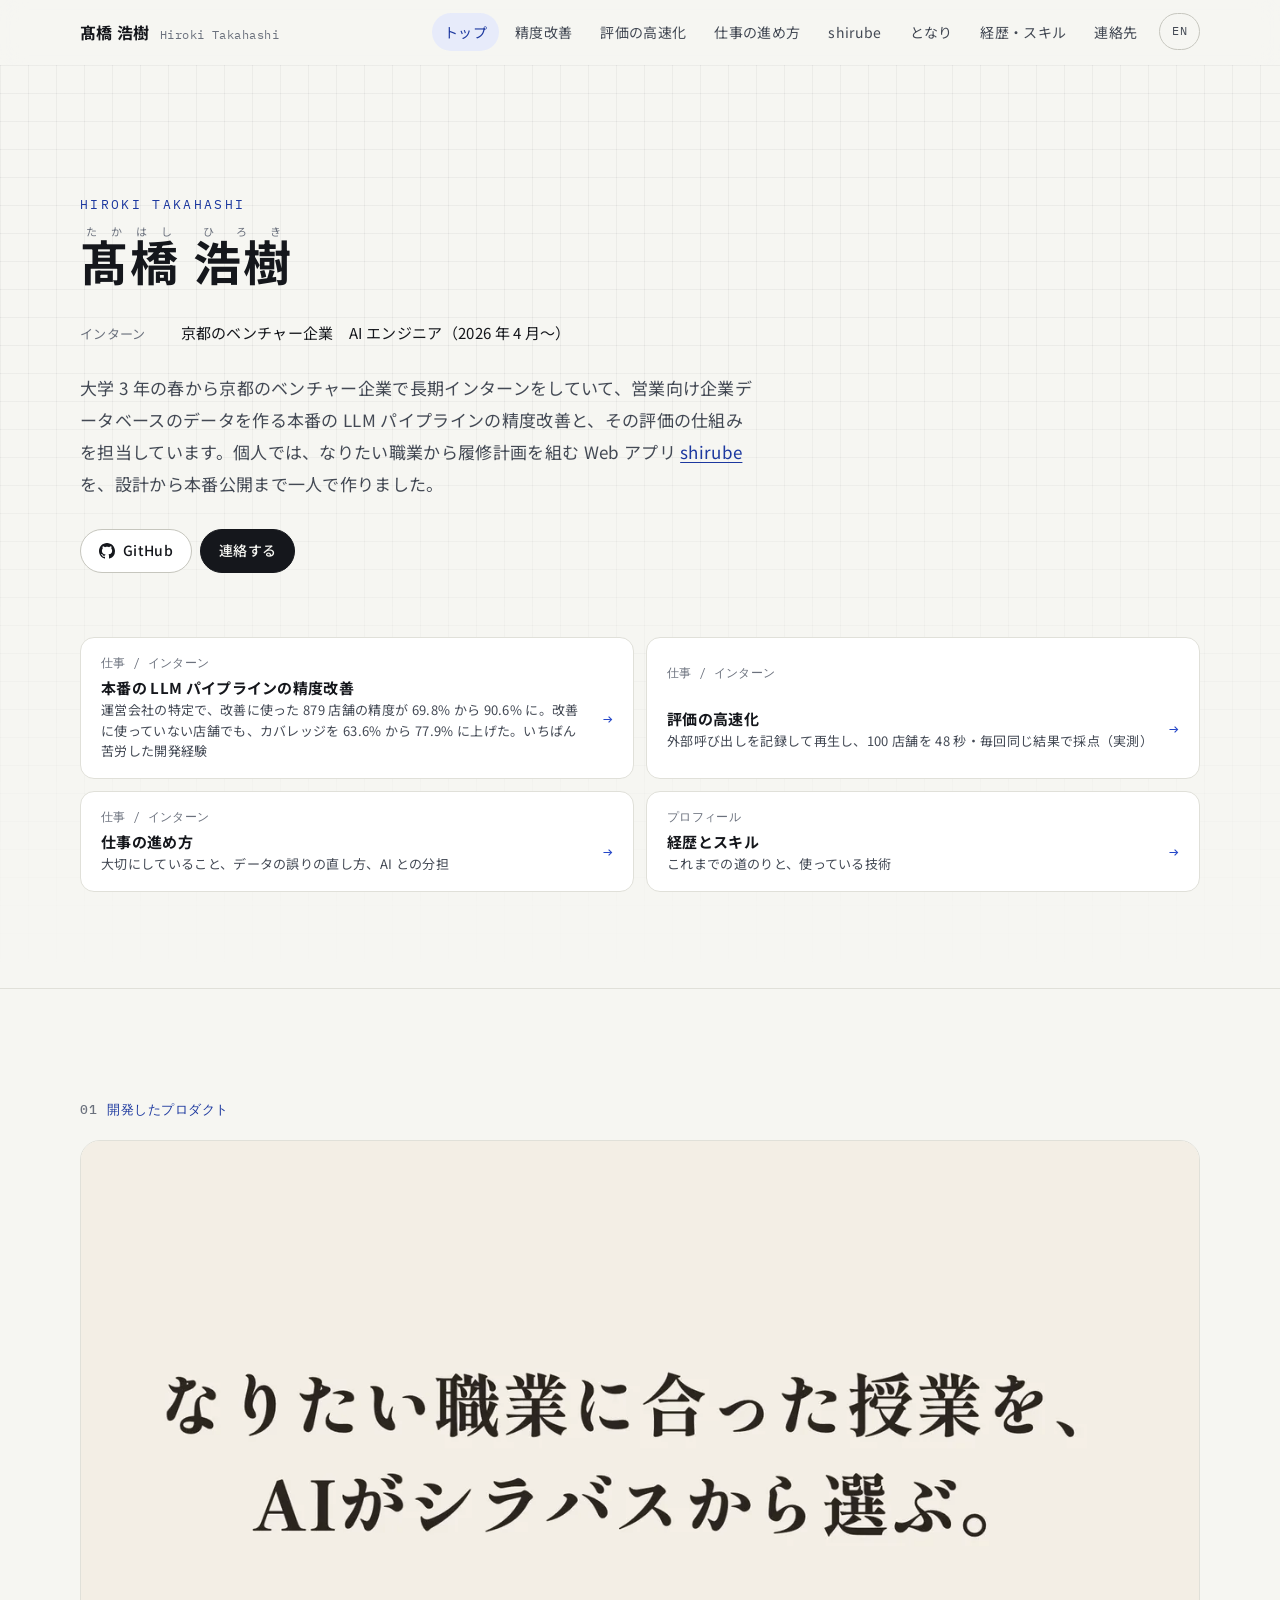
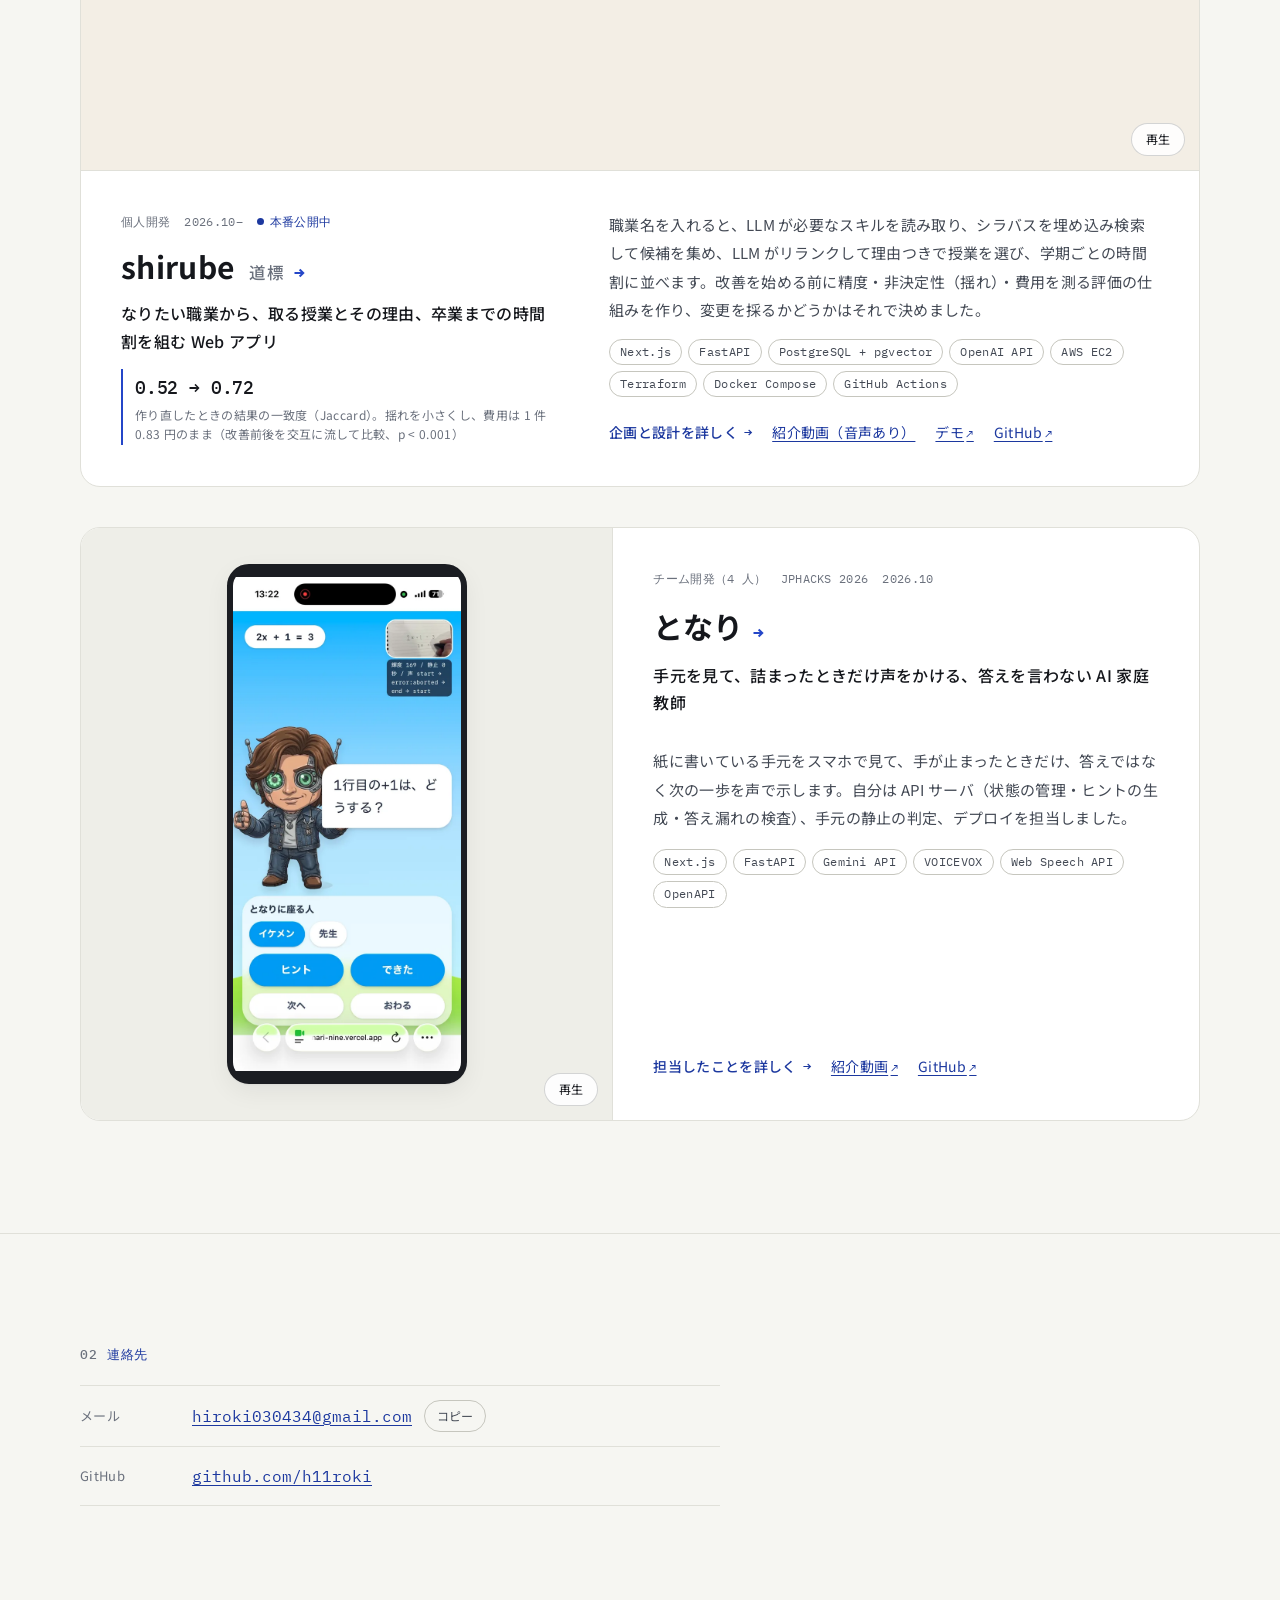
<file: index.html>
<!doctype html>
<html lang="ja">
<head>
  <meta charset="utf-8">
  <meta name="viewport" content="width=device-width, initial-scale=1">
  <title>髙橋 浩樹 | ポートフォリオ</title>
  <meta name="description" content="髙橋浩樹のポートフォリオ。長期インターンでの本番 LLM パイプラインの精度改善と評価の仕組みづくり、個人開発の shirube、JPHACKS 2026 のとなりを紹介します。">
  <meta property="og:type" content="website">
  <meta property="og:title" content="髙橋 浩樹 | ポートフォリオ">
  <meta property="og:description" content="本番の LLM パイプラインの精度改善と評価の仕組みづくり、RAG を使った Web アプリの個人開発。">
  <link rel="alternate" hreflang="ja" href="https://h11roki.github.io/">
  <link rel="alternate" hreflang="en" href="https://h11roki.github.io/en/">
  <meta name="theme-color" content="#f6f6f2" media="(prefers-color-scheme: light)">
  <meta name="theme-color" content="#101216" media="(prefers-color-scheme: dark)">
  <link rel="icon" href="assets/favicon.svg" type="image/svg+xml">
  <link rel="preconnect" href="https://fonts.googleapis.com">
  <link rel="preconnect" href="https://fonts.gstatic.com" crossorigin>
  <link rel="stylesheet" href="https://fonts.googleapis.com/css2?family=IBM+Plex+Mono:wght@400;500&family=Noto+Sans+JP:wght@400;500;700&display=swap">
  <link rel="stylesheet" href="assets/style.css?v=20261110a">
  <script>document.documentElement.classList.add("js")</script>
  <script src="assets/main.js?v=20261110a" defer></script>
</head>
<body>
  <a class="skip-link" href="#main">本文へ移動</a>

  <header class="site-header">
    <div class="wrap">
      <a class="brand" href="#top">髙橋 浩樹 <small>Hiroki Takahashi</small></a>
      <nav class="site-nav" aria-label="サイト内の移動">
        <ul>
          <li><a href="index.html" aria-current="page">トップ</a></li>
          <li><a href="work.html">精度改善</a></li>
          <li><a href="eval.html">評価の高速化</a></li>
          <li><a href="workstyle.html">仕事の進め方</a></li>
          <li><a href="shirube.html">shirube</a></li>
          <li><a href="tonari.html">となり</a></li>
          <li><a href="about.html">経歴・スキル</a></li>
          <li><a href="#contact">連絡先</a></li>
          <li><a class="lang-switch" href="en/index.html" lang="en" hreflang="en">EN</a></li>
        </ul>
      </nav>
    </div>
  </header>

  <main id="main">
    <!-- ============ ヒーロー ============ -->
    <section class="hero" id="top" aria-labelledby="hero-title">
      <div class="wrap">
        <div class="hero-intro">
          <p class="hero-roman">Hiroki Takahashi</p>
          <h1 class="hero-name" id="hero-title"><ruby>髙橋<rt>たかはし</rt></ruby> <ruby>浩樹<rt>ひろき</rt></ruby></h1>
          <dl class="hero-facts">
            <div><dt>インターン</dt><dd>京都のベンチャー企業　AI エンジニア（2026 年 4 月〜）</dd></div>
          </dl>
          <p class="lead">大学 3 年の春から京都のベンチャー企業で長期インターンをしていて、営業向け企業データベースのデータを作る本番の LLM パイプラインの精度改善と、その評価の仕組みを担当しています。個人では、なりたい職業から履修計画を組む Web アプリ <a href="shirube.html">shirube</a> を、設計から本番公開まで一人で作りました。</p>
          <div class="hero-actions">
            <a class="btn" href="https://github.com/h11roki">
              <svg viewBox="0 0 16 16" aria-hidden="true" fill="currentColor"><path d="M8 0C3.58 0 0 3.58 0 8c0 3.54 2.29 6.53 5.47 7.59.4.07.55-.17.55-.38 0-.19-.01-.82-.01-1.49-2.01.37-2.53-.49-2.69-.94-.09-.23-.48-.94-.82-1.13-.28-.15-.68-.52-.01-.53.63-.01 1.08.58 1.23.82.72 1.21 1.87.87 2.33.66.07-.52.28-.87.51-1.07-1.78-.2-3.64-.89-3.64-3.95 0-.87.31-1.59.82-2.15-.08-.2-.36-1.02.08-2.12 0 0 .67-.21 2.2.82.64-.18 1.32-.27 2-.27.68 0 1.36.09 2 .27 1.53-1.04 2.2-.82 2.2-.82.44 1.1.16 1.92.08 2.12.51.56.82 1.27.82 2.15 0 3.07-1.87 3.75-3.65 3.95.29.25.54.73.54 1.48 0 1.07-.01 1.93-.01 2.2 0 .21.15.46.55.38A8.013 8.013 0 0016 8c0-4.42-3.58-8-8-8z"/></svg>
              GitHub
            </a>
            <a class="btn btn-primary" href="#contact">連絡する</a>
          </div>
        </div>

        <ul class="entry-list" aria-label="詳しく読む">
          <li>
            <a href="work.html">
              <span class="entry-kind">仕事 / インターン</span>
              <span class="entry-title">本番の LLM パイプラインの精度改善<span>運営会社の特定で、改善に使った 879 店舗の精度が 69.8% から 90.6% に。改善に使っていない店舗でも、カバレッジを 63.6% から 77.9% に上げた。いちばん苦労した開発経験</span></span>
              <span class="entry-arrow" aria-hidden="true">→</span>
            </a>
          </li>
          <li>
            <a href="eval.html">
              <span class="entry-kind">仕事 / インターン</span>
              <span class="entry-title">評価の高速化<span>外部呼び出しを記録して再生し、100 店舗を 48 秒・毎回同じ結果で採点（実測）</span></span>
              <span class="entry-arrow" aria-hidden="true">→</span>
            </a>
          </li>
          <li>
            <a href="workstyle.html">
              <span class="entry-kind">仕事 / インターン</span>
              <span class="entry-title">仕事の進め方<span>大切にしていること、データの誤りの直し方、AI との分担</span></span>
              <span class="entry-arrow" aria-hidden="true">→</span>
            </a>
          </li>
          <li>
            <a href="about.html">
              <span class="entry-kind">プロフィール</span>
              <span class="entry-title">経歴とスキル<span>これまでの道のりと、使っている技術</span></span>
              <span class="entry-arrow" aria-hidden="true">→</span>
            </a>
          </li>
        </ul>
      </div>
    </section>

    <!-- ============ 01 開発したプロダクト ============ -->
    <section class="section" id="projects" aria-labelledby="projects-title">
      <div class="wrap">
        <h2 class="section-label" id="projects-title"><b>01</b>開発したプロダクト</h2>

        <div class="projects">
          <article class="feature reveal" aria-labelledby="p-shirube">
            <div class="feature-media-wrap js-video-wrap">
              <a class="feature-media" href="shirube.html" tabindex="-1" aria-hidden="true">
                <video class="js-autoplay" muted loop playsinline preload="none" poster="assets/img/shirube-loop-poster.webp" width="1280" height="720">
                  <source src="assets/video/shirube-loop.mp4" type="video/mp4">
                </video>
              </a>
              <button class="feature-toggle" type="button">再生</button>
            </div>
            <div class="feature-body">
              <div>
                <p class="project-meta"><span>個人開発</span><span>2026.10–</span><span class="live">本番公開中</span></p>
                <h3 id="p-shirube"><a href="shirube.html">shirube <small>道標</small></a></h3>
                <p class="project-catch">なりたい職業から、取る授業とその理由、卒業までの時間割を組む Web アプリ</p>
                <div class="mini-stat"><b>0.52 → 0.72</b><span>作り直したときの結果の一致度（Jaccard）。揺れを小さくし、費用は 1 件 0.83 円のまま（改善前後を交互に流して比較、p &lt; 0.001）</span></div>
              </div>
              <div>
                <p class="project-desc">職業名を入れると、LLM が必要なスキルを読み取り、シラバスを埋め込み検索して候補を集め、LLM がリランクして理由つきで授業を選び、学期ごとの時間割に並べます。改善を始める前に精度・非決定性（揺れ）・費用を測る評価の仕組みを作り、変更を採るかどうかはそれで決めました。</p>
                <ul class="tags" aria-label="使った技術">
                  <li>Next.js</li><li>FastAPI</li><li>PostgreSQL + pgvector</li><li>OpenAI API</li><li>AWS EC2</li><li>Terraform</li><li>Docker Compose</li><li>GitHub Actions</li>
                </ul>
                <div class="link-row">
                  <a class="more" href="shirube.html">企画と設計を詳しく</a>
                  <a href="shirube.html">紹介動画（音声あり）</a>
                  <a class="ext" href="https://shirube.duckdns.org">デモ</a>
                  <a class="ext" href="https://github.com/h11roki/Shirube">GitHub</a>
                </div>
              </div>
            </div>
          </article>

          <article class="project reveal" aria-labelledby="p-tonari">
            <div class="project-media is-phone js-video-wrap">
              <a href="tonari.html" tabindex="-1" aria-hidden="true">
                <video class="js-autoplay" muted loop playsinline preload="none" poster="assets/img/tonari-poster.webp" width="360" height="780">
                  <source src="assets/video/tonari-loop.mp4" type="video/mp4">
                </video>
              </a>
              <button class="feature-toggle" type="button">再生</button>
            </div>
            <div class="project-body">
              <p class="project-meta"><span>チーム開発（4 人）</span><span>JPHACKS 2026</span><span>2026.10</span></p>
              <h3 id="p-tonari"><a href="tonari.html">となり</a></h3>
              <p class="project-catch">手元を見て、詰まったときだけ声をかける、答えを言わない AI 家庭教師</p>
              <p class="project-desc">紙に書いている手元をスマホで見て、手が止まったときだけ、答えではなく次の一歩を声で示します。自分は API サーバ（状態の管理・ヒントの生成・答え漏れの検査）、手元の静止の判定、デプロイを担当しました。</p>
              <ul class="tags" aria-label="使った技術">
                <li>Next.js</li><li>FastAPI</li><li>Gemini API</li><li>VOICEVOX</li><li>Web Speech API</li><li>OpenAPI</li>
              </ul>
              <div class="link-row">
                <a class="more" href="tonari.html">担当したことを詳しく</a>
                <a class="ext" href="https://youtube.com/shorts/04hRV0uHNMU">紹介動画</a>
                <a class="ext" href="https://github.com/jphacks/os_2601">GitHub</a>
              </div>
            </div>
          </article>
        </div>
      </div>
    </section>

    <!-- ============ 02 連絡先 ============ -->
    <section class="section" id="contact" aria-labelledby="contact-title">
      <div class="wrap">
        <h2 class="section-label" id="contact-title"><b>02</b>連絡先</h2>
        <dl class="contact-list">
          <div>
            <dt>メール</dt>
            <dd>
              <a href="mailto:hiroki030434@gmail.com">hiroki030434@gmail.com</a>
              <button class="copy-btn" type="button" data-copy="hiroki030434@gmail.com" aria-describedby="copy-status">コピー</button>
              <span class="copy-status" id="copy-status" role="status" aria-live="polite"></span>
            </dd>
          </div>
          <div>
            <dt>GitHub</dt>
            <dd><a href="https://github.com/h11roki">github.com/h11roki</a></dd>
          </div>
        </dl>
      </div>
    </section>
  </main>

</body>
</html>
</file>
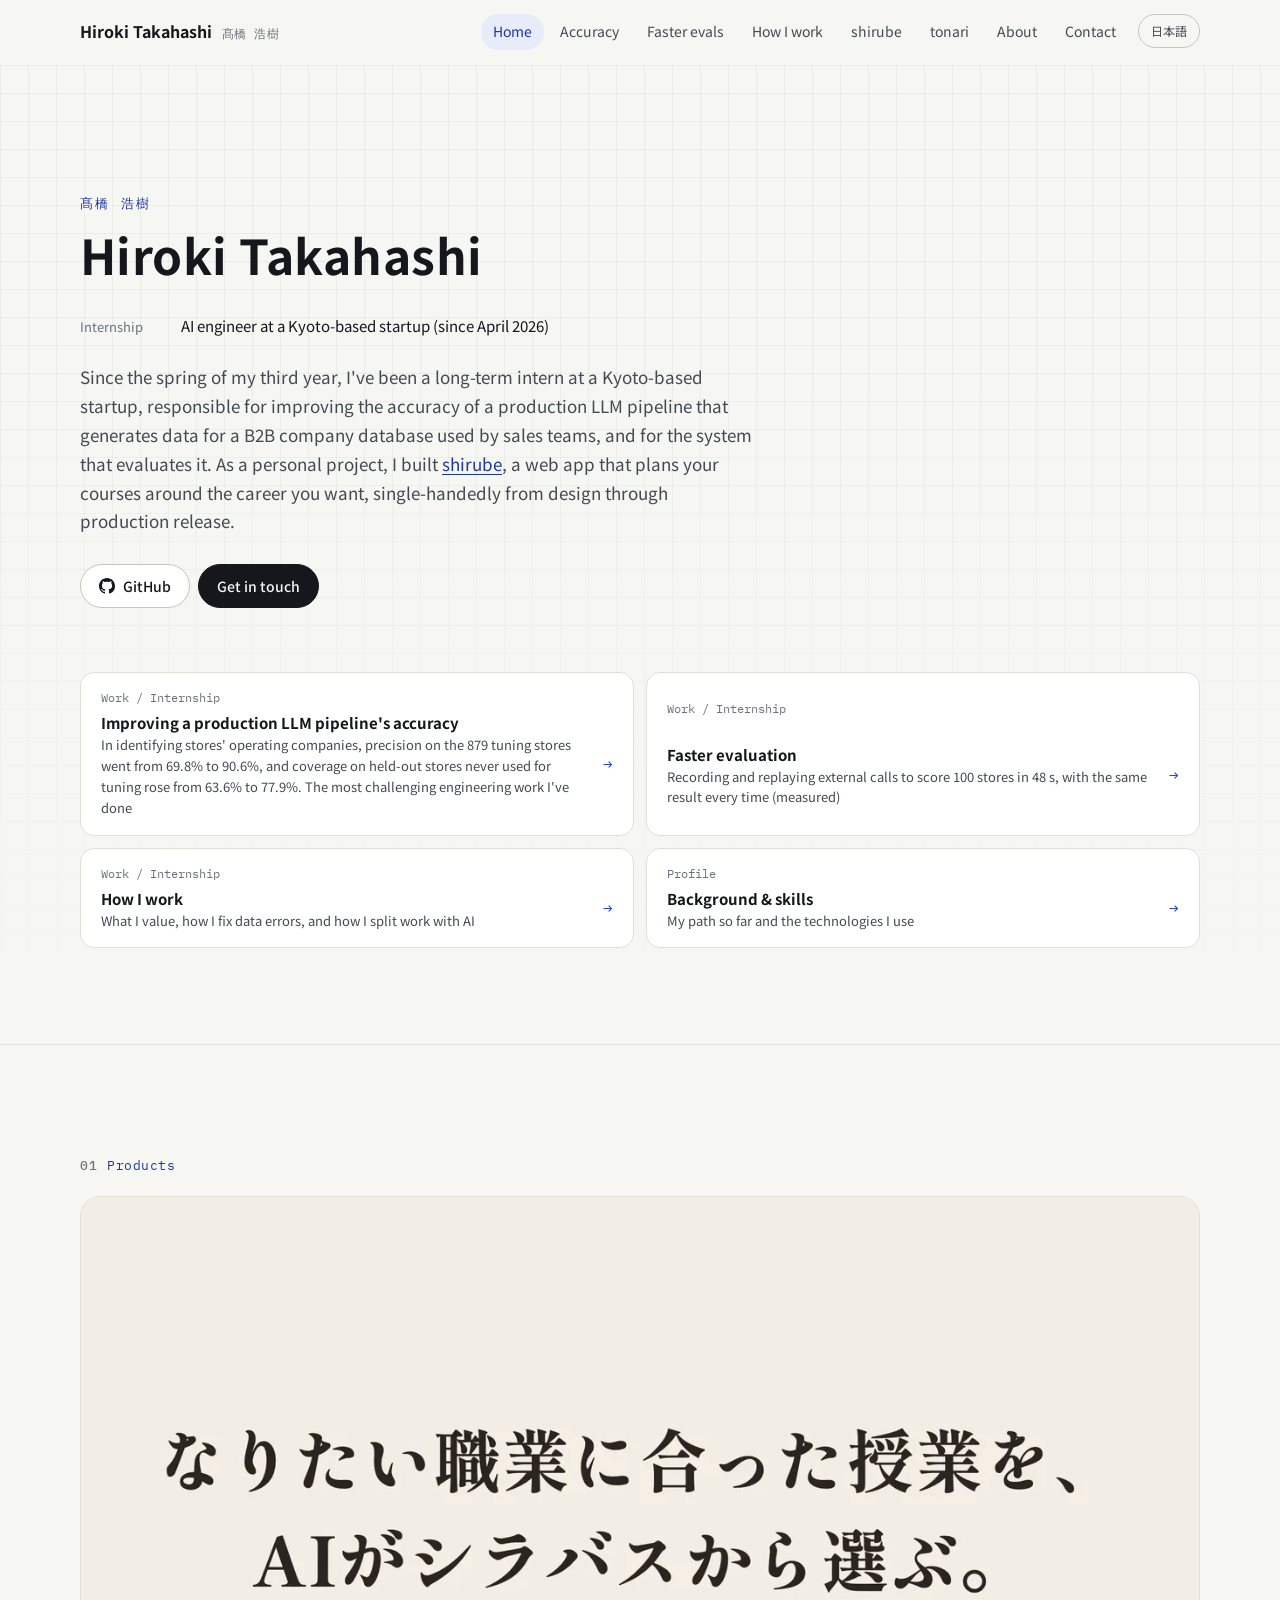
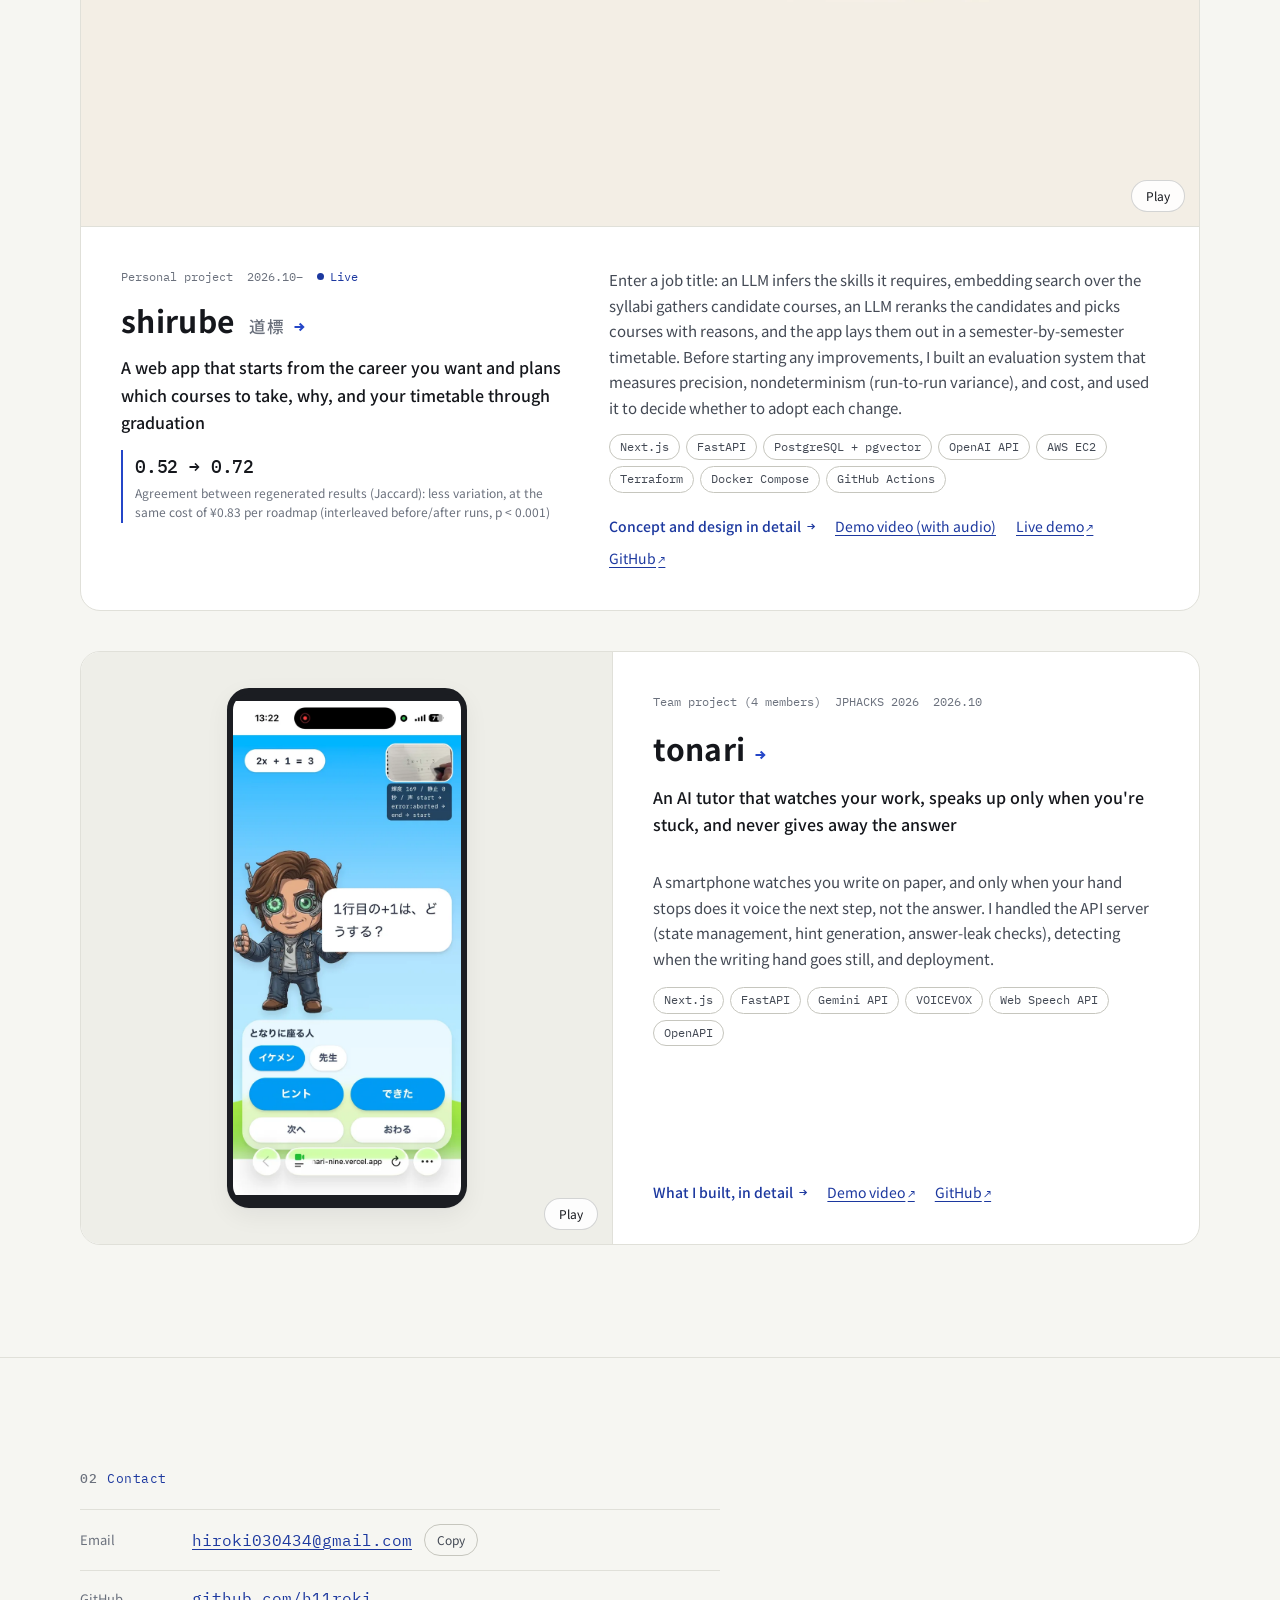
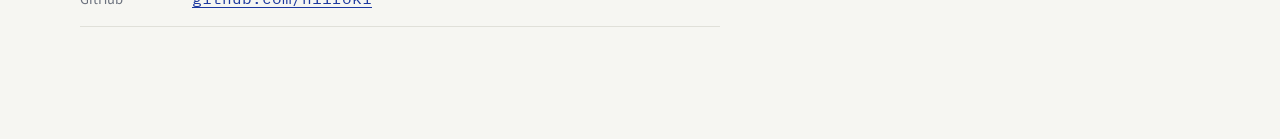
<file: en/index.html>
<!doctype html>
<html lang="en">
<head>
  <meta charset="utf-8">
  <meta name="viewport" content="width=device-width, initial-scale=1">
  <title>Hiroki Takahashi | Portfolio</title>
  <meta name="description" content="Portfolio of Hiroki Takahashi. Covers improving the accuracy of a production LLM pipeline and building its evaluation system during a long-term internship, the personal project shirube, and tonari from JPHACKS 2026.">
  <meta property="og:type" content="website">
  <meta property="og:title" content="Hiroki Takahashi | Portfolio">
  <meta property="og:description" content="Improving the accuracy of a production LLM pipeline and building its evaluation system; a RAG-based web app built as a personal project.">
  <link rel="alternate" hreflang="ja" href="https://h11roki.github.io/">
  <link rel="alternate" hreflang="en" href="https://h11roki.github.io/en/">
  <meta name="theme-color" content="#f6f6f2" media="(prefers-color-scheme: light)">
  <meta name="theme-color" content="#101216" media="(prefers-color-scheme: dark)">
  <link rel="icon" href="../assets/favicon.svg" type="image/svg+xml">
  <link rel="preconnect" href="https://fonts.googleapis.com">
  <link rel="preconnect" href="https://fonts.gstatic.com" crossorigin>
  <link rel="stylesheet" href="https://fonts.googleapis.com/css2?family=IBM+Plex+Mono:wght@400;500&family=Noto+Sans+JP:wght@400;500;700&display=swap">
  <link rel="stylesheet" href="../assets/style.css?v=20261110a">
  <script>document.documentElement.classList.add("js")</script>
  <script src="../assets/main.js?v=20261110a" defer></script>
</head>
<body>
  <a class="skip-link" href="#main">Skip to content</a>

  <header class="site-header">
    <div class="wrap">
      <a class="brand" href="#top">Hiroki Takahashi <small>髙橋 浩樹</small></a>
      <nav class="site-nav" aria-label="Site navigation">
        <ul>
          <li><a href="index.html" aria-current="page">Home</a></li>
          <li><a href="work.html">Accuracy</a></li>
          <li><a href="eval.html">Faster evals</a></li>
          <li><a href="workstyle.html">How I work</a></li>
          <li><a href="shirube.html">shirube</a></li>
          <li><a href="tonari.html">tonari</a></li>
          <li><a href="about.html">About</a></li>
          <li><a href="#contact">Contact</a></li>
          <li><a class="lang-switch" href="../index.html" lang="ja" hreflang="ja">日本語</a></li>
        </ul>
      </nav>
    </div>
  </header>

  <main id="main">
    <!-- ============ Hero ============ -->
    <section class="hero" id="top" aria-labelledby="hero-title">
      <div class="wrap">
        <div class="hero-intro">
          <p class="hero-roman">髙橋 浩樹</p>
          <h1 class="hero-name" id="hero-title">Hiroki Takahashi</h1>
          <dl class="hero-facts">
            <div><dt>Internship</dt><dd>AI engineer at a Kyoto-based startup (since April 2026)</dd></div>
          </dl>
          <p class="lead">Since the spring of my third year, I've been a long-term intern at a Kyoto-based startup, responsible for improving the accuracy of a production LLM pipeline that generates data for a B2B company database used by sales teams, and for the system that evaluates it. As a personal project, I built <a href="shirube.html">shirube</a>, a web app that plans your courses around the career you want, single-handedly from design through production release.</p>
          <div class="hero-actions">
            <a class="btn" href="https://github.com/h11roki">
              <svg viewBox="0 0 16 16" aria-hidden="true" fill="currentColor"><path d="M8 0C3.58 0 0 3.58 0 8c0 3.54 2.29 6.53 5.47 7.59.4.07.55-.17.55-.38 0-.19-.01-.82-.01-1.49-2.01.37-2.53-.49-2.69-.94-.09-.23-.48-.94-.82-1.13-.28-.15-.68-.52-.01-.53.63-.01 1.08.58 1.23.82.72 1.21 1.87.87 2.33.66.07-.52.28-.87.51-1.07-1.78-.2-3.64-.89-3.64-3.95 0-.87.31-1.59.82-2.15-.08-.2-.36-1.02.08-2.12 0 0 .67-.21 2.2.82.64-.18 1.32-.27 2-.27.68 0 1.36.09 2 .27 1.53-1.04 2.2-.82 2.2-.82.44 1.1.16 1.92.08 2.12.51.56.82 1.27.82 2.15 0 3.07-1.87 3.75-3.65 3.95.29.25.54.73.54 1.48 0 1.07-.01 1.93-.01 2.2 0 .21.15.46.55.38A8.013 8.013 0 0016 8c0-4.42-3.58-8-8-8z"/></svg>
              GitHub
            </a>
            <a class="btn btn-primary" href="#contact">Get in touch</a>
          </div>
        </div>

        <ul class="entry-list" aria-label="Read more">
          <li>
            <a href="work.html">
              <span class="entry-kind">Work / Internship</span>
              <span class="entry-title">Improving a production LLM pipeline's accuracy<span>In identifying stores' operating companies, precision on the 879 tuning stores went from 69.8% to 90.6%, and coverage on held-out stores never used for tuning rose from 63.6% to 77.9%. The most challenging engineering work I've done</span></span>
              <span class="entry-arrow" aria-hidden="true">→</span>
            </a>
          </li>
          <li>
            <a href="eval.html">
              <span class="entry-kind">Work / Internship</span>
              <span class="entry-title">Faster evaluation<span>Recording and replaying external calls to score 100 stores in 48 s, with the same result every time (measured)</span></span>
              <span class="entry-arrow" aria-hidden="true">→</span>
            </a>
          </li>
          <li>
            <a href="workstyle.html">
              <span class="entry-kind">Work / Internship</span>
              <span class="entry-title">How I work<span>What I value, how I fix data errors, and how I split work with AI</span></span>
              <span class="entry-arrow" aria-hidden="true">→</span>
            </a>
          </li>
          <li>
            <a href="about.html">
              <span class="entry-kind">Profile</span>
              <span class="entry-title">Background &amp; skills<span>My path so far and the technologies I use</span></span>
              <span class="entry-arrow" aria-hidden="true">→</span>
            </a>
          </li>
        </ul>
      </div>
    </section>

    <!-- ============ 01 Products ============ -->
    <section class="section" id="projects" aria-labelledby="projects-title">
      <div class="wrap">
        <h2 class="section-label" id="projects-title"><b>01</b>Products</h2>

        <div class="projects">
          <article class="feature reveal" aria-labelledby="p-shirube">
            <div class="feature-media-wrap js-video-wrap">
              <a class="feature-media" href="shirube.html" tabindex="-1" aria-hidden="true">
                <video class="js-autoplay" muted loop playsinline preload="none" poster="../assets/img/shirube-loop-poster.webp" width="1280" height="720">
                  <source src="../assets/video/shirube-loop.mp4" type="video/mp4">
                </video>
              </a>
              <button class="feature-toggle" type="button">Play</button>
            </div>
            <div class="feature-body">
              <div>
                <p class="project-meta"><span>Personal project</span><span>2026.10–</span><span class="live">Live</span></p>
                <h3 id="p-shirube"><a href="shirube.html">shirube <small>道標</small></a></h3>
                <p class="project-catch">A web app that starts from the career you want and plans which courses to take, why, and your timetable through graduation</p>
                <div class="mini-stat"><b>0.52 → 0.72</b><span>Agreement between regenerated results (Jaccard): less variation, at the same cost of ¥0.83 per roadmap (interleaved before/after runs, p &lt; 0.001)</span></div>
              </div>
              <div>
                <p class="project-desc">Enter a job title: an LLM infers the skills it requires, embedding search over the syllabi gathers candidate courses, an LLM reranks the candidates and picks courses with reasons, and the app lays them out in a semester-by-semester timetable. Before starting any improvements, I built an evaluation system that measures precision, nondeterminism (run-to-run variance), and cost, and used it to decide whether to adopt each change.</p>
                <ul class="tags" aria-label="Technologies used">
                  <li>Next.js</li><li>FastAPI</li><li>PostgreSQL + pgvector</li><li>OpenAI API</li><li>AWS EC2</li><li>Terraform</li><li>Docker Compose</li><li>GitHub Actions</li>
                </ul>
                <div class="link-row">
                  <a class="more" href="shirube.html">Concept and design in detail</a>
                  <a href="shirube.html">Demo video (with audio)</a>
                  <a class="ext" href="https://shirube.duckdns.org">Live demo</a>
                  <a class="ext" href="https://github.com/h11roki/Shirube">GitHub</a>
                </div>
              </div>
            </div>
          </article>

          <article class="project reveal" aria-labelledby="p-tonari">
            <div class="project-media is-phone js-video-wrap">
              <a href="tonari.html" tabindex="-1" aria-hidden="true">
                <video class="js-autoplay" muted loop playsinline preload="none" poster="../assets/img/tonari-poster.webp" width="360" height="780">
                  <source src="../assets/video/tonari-loop.mp4" type="video/mp4">
                </video>
              </a>
              <button class="feature-toggle" type="button">Play</button>
            </div>
            <div class="project-body">
              <p class="project-meta"><span>Team project (4 members)</span><span>JPHACKS 2026</span><span>2026.10</span></p>
              <h3 id="p-tonari"><a href="tonari.html">tonari</a></h3>
              <p class="project-catch">An AI tutor that watches your work, speaks up only when you're stuck, and never gives away the answer</p>
              <p class="project-desc">A smartphone watches you write on paper, and only when your hand stops does it voice the next step, not the answer. I handled the API server (state management, hint generation, answer-leak checks), detecting when the writing hand goes still, and deployment.</p>
              <ul class="tags" aria-label="Technologies used">
                <li>Next.js</li><li>FastAPI</li><li>Gemini API</li><li>VOICEVOX</li><li>Web Speech API</li><li>OpenAPI</li>
              </ul>
              <div class="link-row">
                <a class="more" href="tonari.html">What I built, in detail</a>
                <a class="ext" href="https://youtube.com/shorts/04hRV0uHNMU">Demo video</a>
                <a class="ext" href="https://github.com/jphacks/os_2601">GitHub</a>
              </div>
            </div>
          </article>
        </div>
      </div>
    </section>

    <!-- ============ 02 Contact ============ -->
    <section class="section" id="contact" aria-labelledby="contact-title">
      <div class="wrap">
        <h2 class="section-label" id="contact-title"><b>02</b>Contact</h2>
        <dl class="contact-list">
          <div>
            <dt>Email</dt>
            <dd>
              <a href="mailto:hiroki030434@gmail.com">hiroki030434@gmail.com</a>
              <button class="copy-btn" type="button" data-copy="hiroki030434@gmail.com" aria-describedby="copy-status">Copy</button>
              <span class="copy-status" id="copy-status" role="status" aria-live="polite"></span>
            </dd>
          </div>
          <div>
            <dt>GitHub</dt>
            <dd><a href="https://github.com/h11roki">github.com/h11roki</a></dd>
          </div>
        </dl>
      </div>
    </section>
  </main>

</body>
</html>
</file>
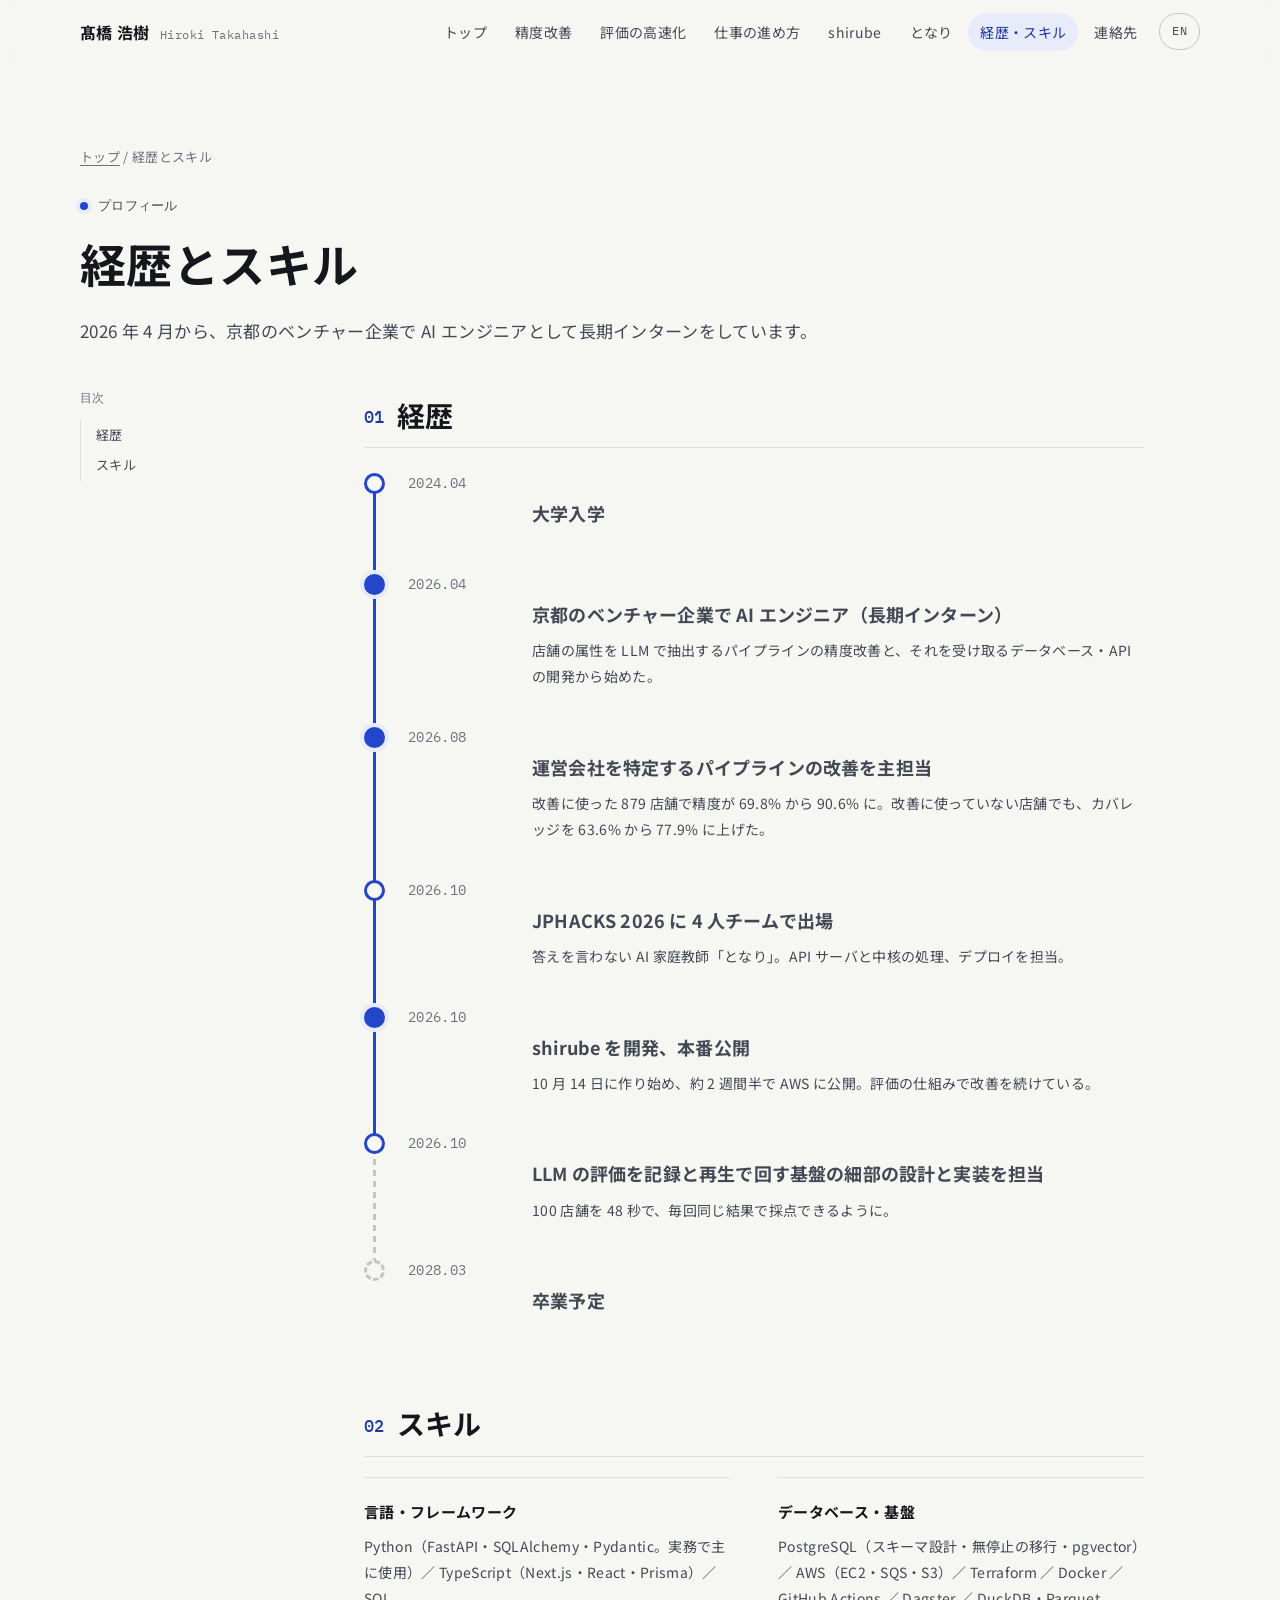
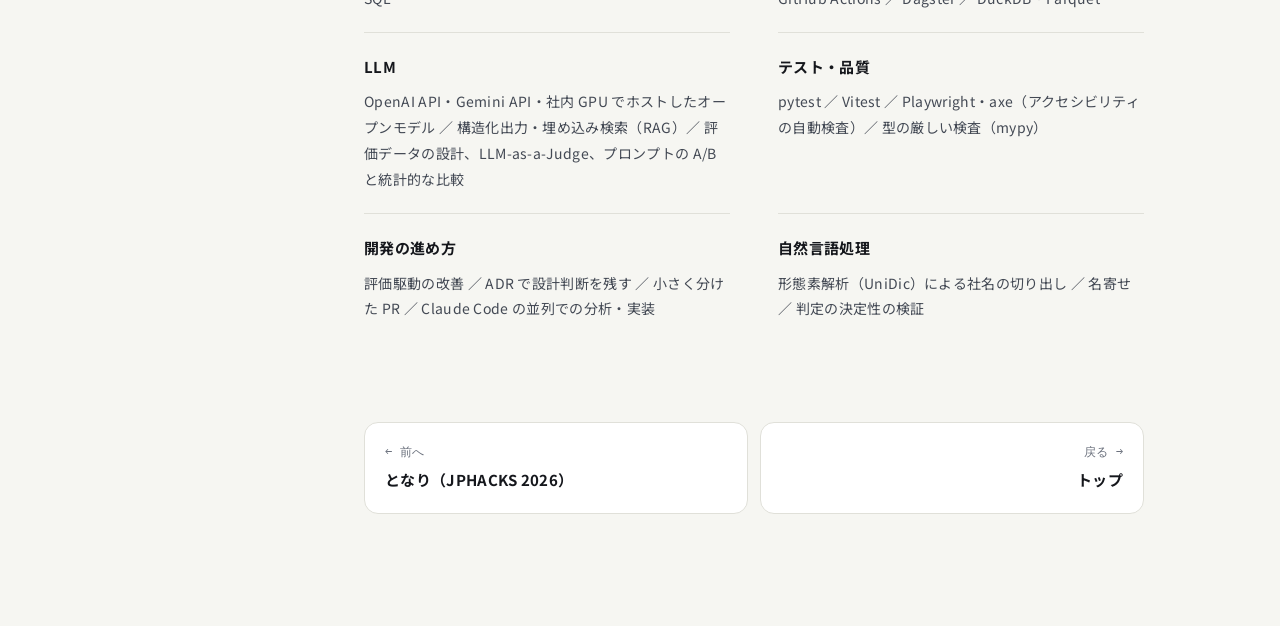
<file: about.html>
<!doctype html>
<html lang="ja">
<head>
  <meta charset="utf-8">
  <meta name="viewport" content="width=device-width, initial-scale=1">
  <title>経歴とスキル | 髙橋 浩樹</title>
  <meta name="description" content="髙橋浩樹の経歴と、使っている技術。京都のベンチャー企業で AI エンジニアとして長期インターン中。">
  <meta property="og:type" content="article">
  <meta property="og:title" content="経歴とスキル | 髙橋 浩樹">
  <meta property="og:description" content="これまでの道のりと、使っている技術。">
  <link rel="alternate" hreflang="ja" href="https://h11roki.github.io/about.html">
  <link rel="alternate" hreflang="en" href="https://h11roki.github.io/en/about.html">
  <meta name="theme-color" content="#f6f6f2" media="(prefers-color-scheme: light)">
  <meta name="theme-color" content="#101216" media="(prefers-color-scheme: dark)">
  <link rel="icon" href="assets/favicon.svg" type="image/svg+xml">
  <link rel="preconnect" href="https://fonts.googleapis.com">
  <link rel="preconnect" href="https://fonts.gstatic.com" crossorigin>
  <link rel="stylesheet" href="https://fonts.googleapis.com/css2?family=IBM+Plex+Mono:wght@400;500&family=Noto+Sans+JP:wght@400;500;700&display=swap">
  <link rel="stylesheet" href="assets/style.css?v=20261110a">
  <script>document.documentElement.classList.add("js")</script>
  <script src="assets/main.js?v=20261110a" defer></script>
</head>
<body>
  <a class="skip-link" href="#main">本文へ移動</a>

  <header class="site-header">
    <div class="wrap">
      <a class="brand" href="index.html">髙橋 浩樹 <small>Hiroki Takahashi</small></a>
      <nav class="site-nav" aria-label="サイト内の移動">
        <ul>
          <li><a href="index.html">トップ</a></li>
          <li><a href="work.html">精度改善</a></li>
          <li><a href="eval.html">評価の高速化</a></li>
          <li><a href="workstyle.html">仕事の進め方</a></li>
          <li><a href="shirube.html">shirube</a></li>
          <li><a href="tonari.html">となり</a></li>
          <li><a href="about.html" aria-current="page">経歴・スキル</a></li>
          <li><a href="index.html#contact">連絡先</a></li>
          <li><a class="lang-switch" href="en/about.html" lang="en" hreflang="en">EN</a></li>
        </ul>
      </nav>
    </div>
  </header>

  <main id="main">
    <div class="wrap">
      <div class="doc-hero">
        <p class="crumbs"><a href="index.html">トップ</a> / 経歴とスキル</p>
        <p class="eyebrow">プロフィール</p>
        <h1>経歴とスキル</h1>
        <p class="lead">2026 年 4 月から、京都のベンチャー企業で AI エンジニアとして長期インターンをしています。</p>
      </div>

      <div class="doc-layout">
        <nav class="toc" aria-label="このページの目次" data-spy>
          <p>目次</p>
          <ol>
            <li><a href="#history">経歴</a></li>
            <li><a href="#skills">スキル</a></li>
          </ol>
        </nav>

        <article class="doc">
          <section id="history" aria-labelledby="h-history">
            <h2 id="h-history"><span class="idx">01</span>経歴</h2>
            <ol class="route reveal">
              <li>
                <span class="route-date">2024.04</span>
                <div>
                  <h3>大学入学</h3>
                </div>
              </li>
              <li class="is-major">
                <span class="route-date">2026.04</span>
                <div>
                  <h3>京都のベンチャー企業で AI エンジニア（長期インターン）</h3>
                  <p>店舗の属性を LLM で抽出するパイプラインの精度改善と、それを受け取るデータベース・API の開発から始めた。</p>
                </div>
              </li>
              <li class="is-major">
                <span class="route-date">2026.08</span>
                <div>
                  <h3>運営会社を特定するパイプラインの改善を主担当</h3>
                  <p>改善に使った 879 店舗で精度が 69.8% から 90.6% に。改善に使っていない店舗でも、カバレッジを 63.6% から 77.9% に上げた。</p>
                </div>
              </li>
              <li>
                <span class="route-date">2026.10</span>
                <div>
                  <h3>JPHACKS 2026 に 4 人チームで出場</h3>
                  <p>答えを言わない AI 家庭教師「となり」。API サーバと中核の処理、デプロイを担当。</p>
                </div>
              </li>
              <li class="is-major">
                <span class="route-date">2026.10</span>
                <div>
                  <h3>shirube を開発、本番公開</h3>
                  <p>10 月 14 日に作り始め、約 2 週間半で AWS に公開。評価の仕組みで改善を続けている。</p>
                </div>
              </li>
              <li>
                <span class="route-date">2026.10</span>
                <div>
                  <h3>LLM の評価を記録と再生で回す基盤の細部の設計と実装を担当</h3>
                  <p>100 店舗を 48 秒で、毎回同じ結果で採点できるように。</p>
                </div>
              </li>
              <li class="is-future">
                <span class="route-date">2028.03</span>
                <div>
                  <h3>卒業予定</h3>
                </div>
              </li>
            </ol>
          </section>

          <section id="skills" aria-labelledby="h-skills">
            <h2 id="h-skills"><span class="idx">02</span>スキル</h2>
            <dl class="skills reveal">
              <div class="skill">
                <dt>言語・フレームワーク</dt>
                <dd>Python（FastAPI・SQLAlchemy・Pydantic。実務で主に使用）／ TypeScript（Next.js・React・Prisma）／ SQL</dd>
              </div>
              <div class="skill">
                <dt>データベース・基盤</dt>
                <dd>PostgreSQL（スキーマ設計・無停止の移行・pgvector）／ AWS（EC2・SQS・S3）／ Terraform ／ Docker ／ GitHub Actions ／ Dagster ／ DuckDB・Parquet</dd>
              </div>
              <div class="skill">
                <dt>LLM</dt>
                <dd>OpenAI API・Gemini API・社内 GPU でホストしたオープンモデル ／ 構造化出力・埋め込み検索（RAG）／ 評価データの設計、LLM-as-a-Judge、プロンプトの A/B と統計的な比較</dd>
              </div>
              <div class="skill">
                <dt>テスト・品質</dt>
                <dd>pytest ／ Vitest ／ Playwright・axe（アクセシビリティの自動検査）／ 型の厳しい検査（mypy）</dd>
              </div>
              <div class="skill">
                <dt>開発の進め方</dt>
                <dd>評価駆動の改善 ／ ADR で設計判断を残す ／ 小さく分けた PR ／ Claude Code の並列での分析・実装</dd>
              </div>
              <div class="skill">
                <dt>自然言語処理</dt>
                <dd>形態素解析（UniDic）による社名の切り出し ／ 名寄せ ／ 判定の決定性の検証</dd>
              </div>
            </dl>
          </section>

          <nav class="doc-next" aria-label="ほかのページ">
            <a href="tonari.html"><small>← 前へ</small><b>となり（JPHACKS 2026）</b></a>
            <a class="is-next" href="index.html"><small>戻る →</small><b>トップ</b></a>
          </nav>
        </article>
      </div>
    </div>
  </main>

</body>
</html>
</file>
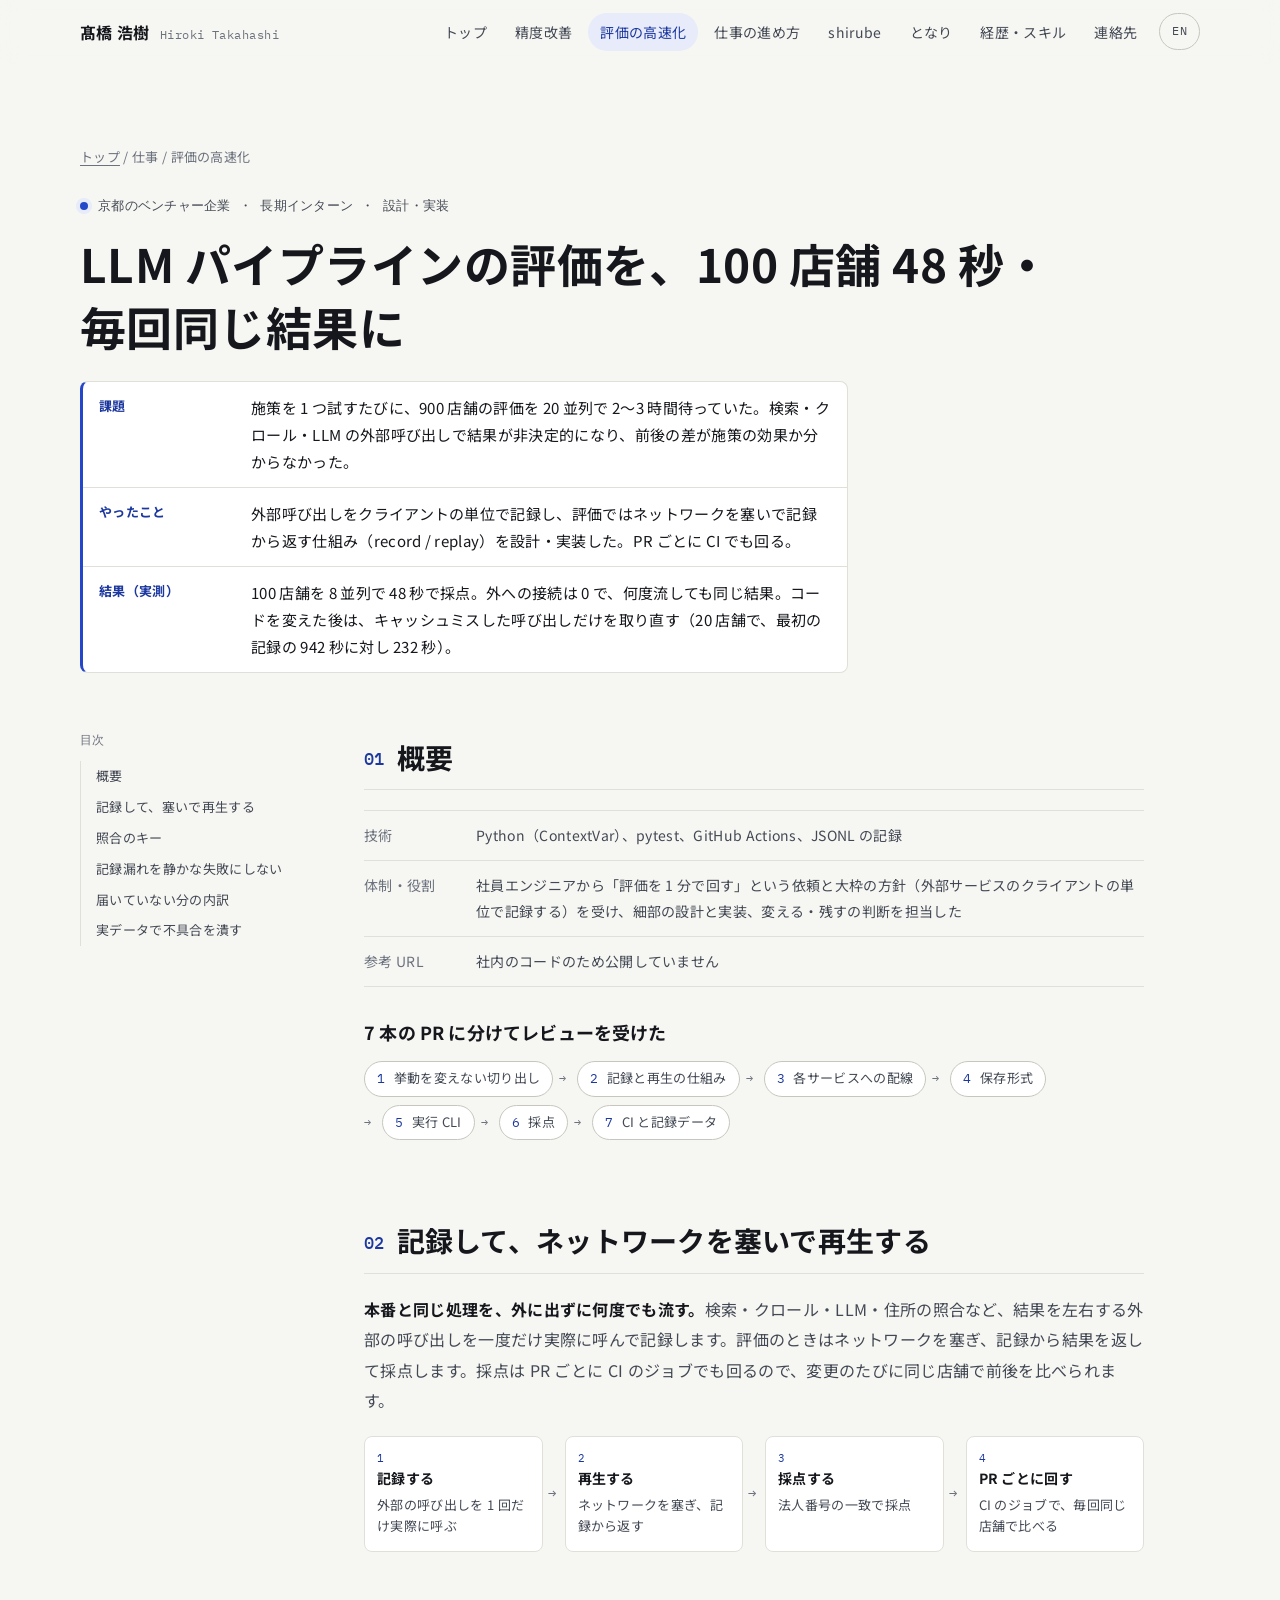
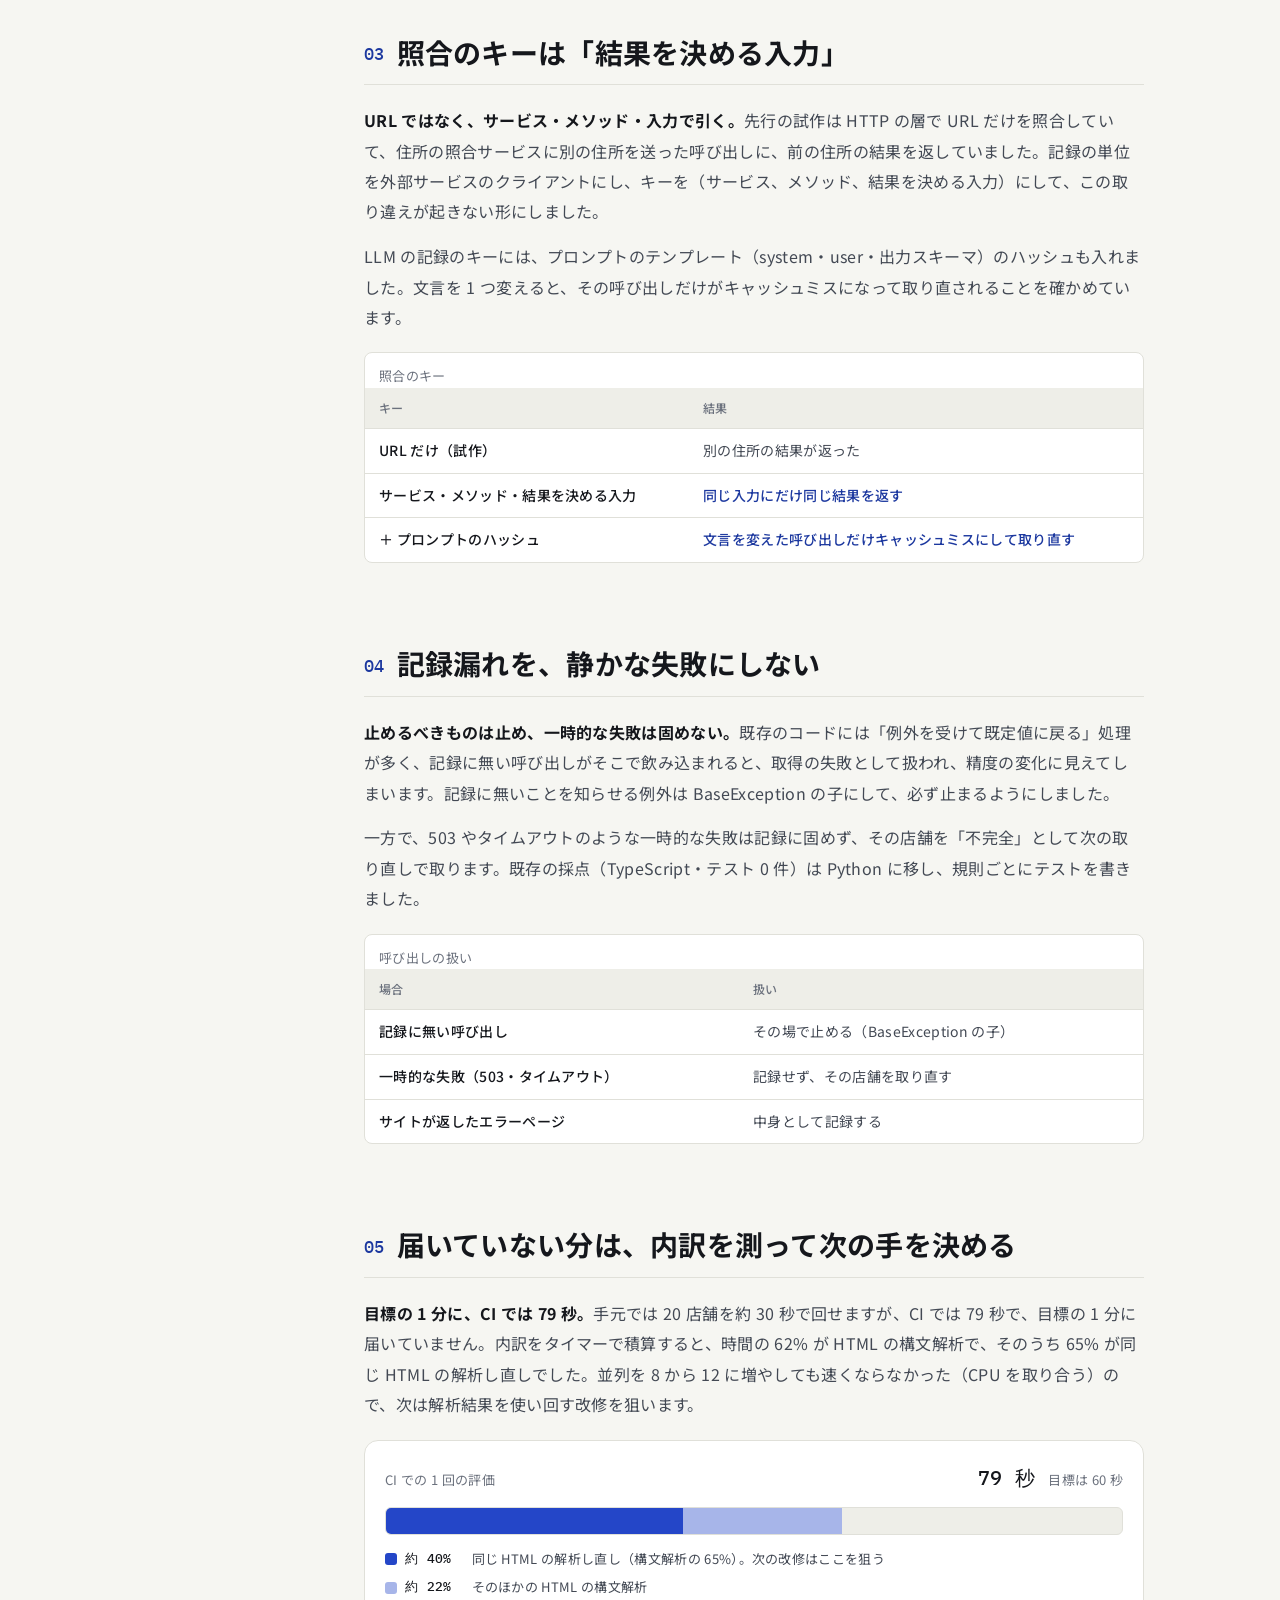
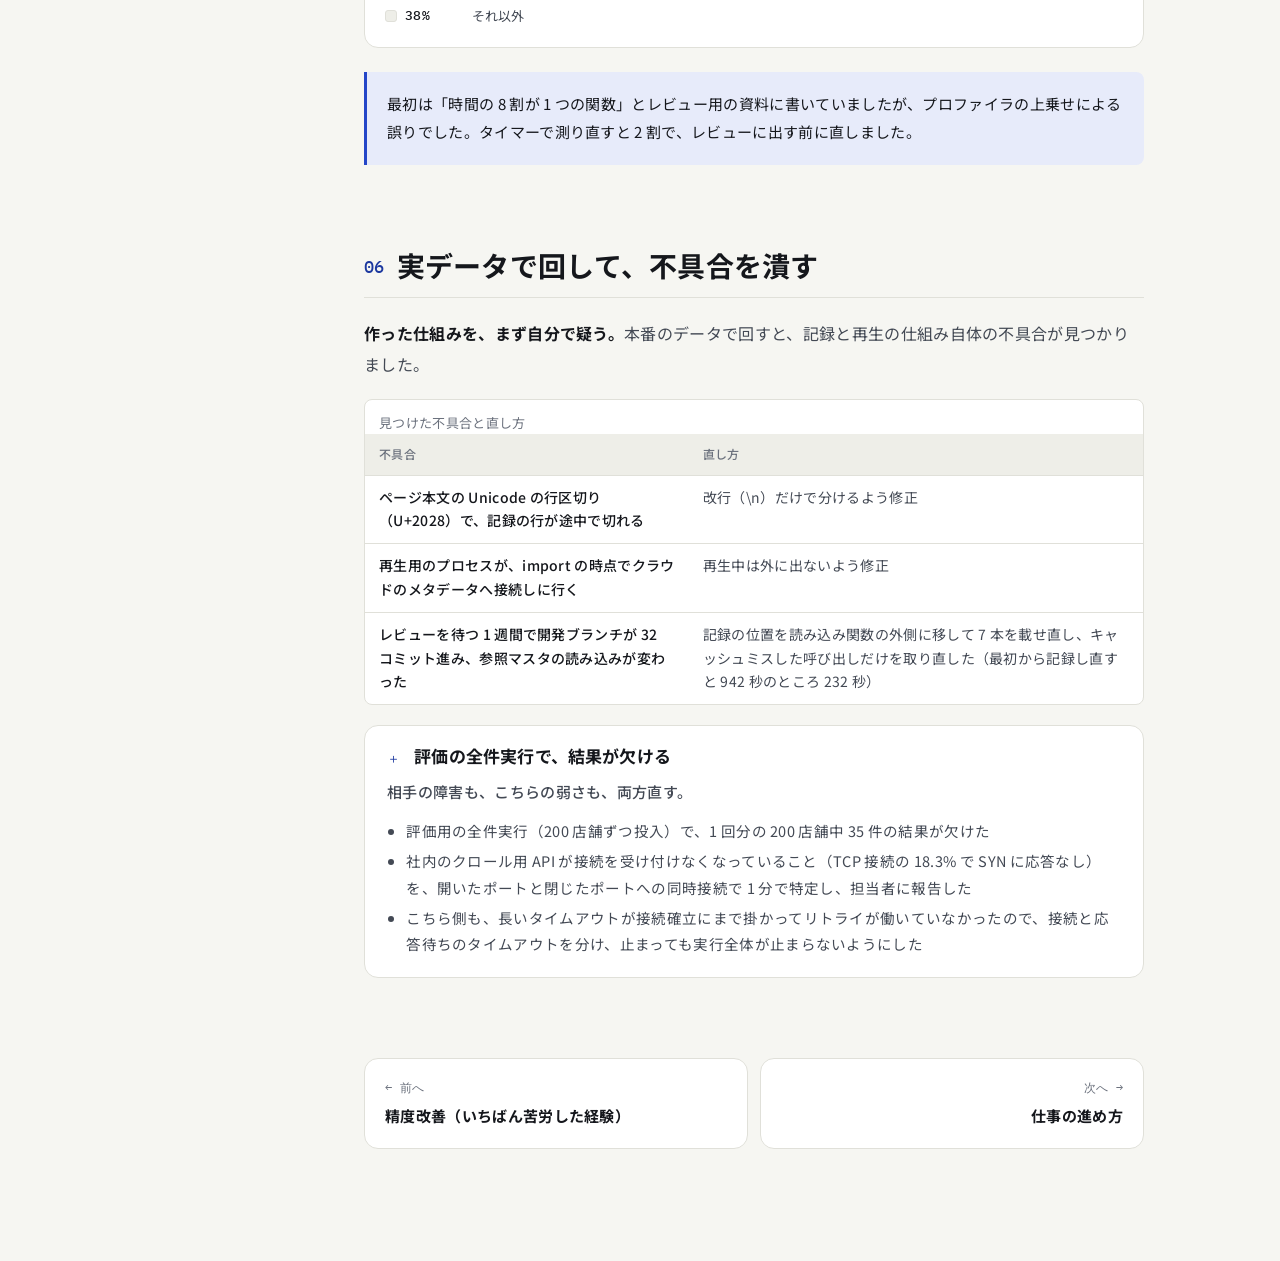
<file: eval.html>
<!doctype html>
<html lang="ja">
<head>
  <meta charset="utf-8">
  <meta name="viewport" content="width=device-width, initial-scale=1">
  <title>評価の高速化：LLM パイプラインの評価を、100 店舗 48 秒・毎回同じ結果に | 髙橋 浩樹</title>
  <meta name="description" content="外部呼び出しの記録と再生（record / replay）で、LLM パイプラインの評価をネットワークに触れず、毎回同じ結果で回せるようにした。100 店舗を 48 秒で採点（実測）。">
  <meta property="og:type" content="article">
  <meta property="og:title" content="評価の高速化 | 髙橋 浩樹">
  <meta property="og:description" content="外部呼び出しの記録と再生で、LLM パイプラインの評価を 100 店舗 48 秒・毎回同じ結果に。">
  <link rel="alternate" hreflang="ja" href="https://h11roki.github.io/eval.html">
  <link rel="alternate" hreflang="en" href="https://h11roki.github.io/en/eval.html">
  <meta name="theme-color" content="#f6f6f2" media="(prefers-color-scheme: light)">
  <meta name="theme-color" content="#101216" media="(prefers-color-scheme: dark)">
  <link rel="icon" href="assets/favicon.svg" type="image/svg+xml">
  <link rel="preconnect" href="https://fonts.googleapis.com">
  <link rel="preconnect" href="https://fonts.gstatic.com" crossorigin>
  <link rel="stylesheet" href="https://fonts.googleapis.com/css2?family=IBM+Plex+Mono:wght@400;500&family=Noto+Sans+JP:wght@400;500;700&display=swap">
  <link rel="stylesheet" href="assets/style.css?v=20261110a">
  <script>document.documentElement.classList.add("js")</script>
  <script src="assets/main.js?v=20261110a" defer></script>
</head>
<body>
  <a class="skip-link" href="#main">本文へ移動</a>

  <header class="site-header">
    <div class="wrap">
      <a class="brand" href="index.html">髙橋 浩樹 <small>Hiroki Takahashi</small></a>
      <nav class="site-nav" aria-label="サイト内の移動">
        <ul>
          <li><a href="index.html">トップ</a></li>
          <li><a href="work.html">精度改善</a></li>
          <li><a href="eval.html" aria-current="page">評価の高速化</a></li>
          <li><a href="workstyle.html">仕事の進め方</a></li>
          <li><a href="shirube.html">shirube</a></li>
          <li><a href="tonari.html">となり</a></li>
          <li><a href="about.html">経歴・スキル</a></li>
          <li><a href="index.html#contact">連絡先</a></li>
          <li><a class="lang-switch" href="en/eval.html" lang="en" hreflang="en">EN</a></li>
        </ul>
      </nav>
    </div>
  </header>

  <main id="main">
    <div class="wrap">
      <div class="doc-hero">
        <p class="crumbs"><a href="index.html">トップ</a> / 仕事 / 評価の高速化</p>
        <p class="eyebrow">京都のベンチャー企業 ・ 長期インターン ・ 設計・実装</p>
        <h1>LLM パイプラインの評価を、100 店舗 48 秒・毎回同じ結果に</h1>
        <dl class="tldr" aria-label="3 行の要約">
          <div><dt>課題</dt><dd>施策を 1 つ試すたびに、900 店舗の評価を 20 並列で 2〜3 時間待っていた。検索・クロール・LLM の外部呼び出しで結果が非決定的になり、前後の差が施策の効果か分からなかった。</dd></div>
          <div><dt>やったこと</dt><dd>外部呼び出しをクライアントの単位で記録し、評価ではネットワークを塞いで記録から返す仕組み（record / replay）を設計・実装した。PR ごとに CI でも回る。</dd></div>
          <div><dt>結果（実測）</dt><dd>100 店舗を 8 並列で 48 秒で採点。外への接続は 0 で、何度流しても同じ結果。コードを変えた後は、キャッシュミスした呼び出しだけを取り直す（20 店舗で、最初の記録の 942 秒に対し 232 秒）。</dd></div>
        </dl>
      </div>

      <div class="doc-layout">
        <nav class="toc" aria-label="このページの目次" data-spy>
          <p>目次</p>
          <ol>
            <li><a href="#overview">概要</a></li>
            <li><a href="#replay">記録して、塞いで再生する</a></li>
            <li><a href="#key">照合のキー</a></li>
            <li><a href="#missing">記録漏れを静かな失敗にしない</a></li>
            <li><a href="#breakdown">届いていない分の内訳</a></li>
            <li><a href="#bugs">実データで不具合を潰す</a></li>
          </ol>
        </nav>

        <article class="doc">
          <section id="overview" aria-labelledby="h-overview">
            <h2 id="h-overview"><span class="idx">01</span>概要</h2>
            <dl class="facts">
              <dt>技術</dt>
              <dd>Python（ContextVar）、pytest、GitHub Actions、JSONL の記録</dd>
              <dt>体制・役割</dt>
              <dd>社員エンジニアから「評価を 1 分で回す」という依頼と大枠の方針（外部サービスのクライアントの単位で記録する）を受け、細部の設計と実装、変える・残すの判断を担当した</dd>
              <dt>参考 URL</dt>
              <dd>社内のコードのため公開していません</dd>
            </dl>
            <h3>7 本の PR に分けてレビューを受けた</h3>
            <ol class="steps-inline" aria-label="PR の分け方">
              <li>挙動を変えない切り出し</li>
              <li>記録と再生の仕組み</li>
              <li>各サービスへの配線</li>
              <li>保存形式</li>
              <li>実行 CLI</li>
              <li>採点</li>
              <li>CI と記録データ</li>
            </ol>
          </section>

          <section id="replay" aria-labelledby="h-replay">
            <h2 id="h-replay"><span class="idx">02</span>記録して、ネットワークを塞いで再生する</h2>
            <p><strong>本番と同じ処理を、外に出ずに何度でも流す。</strong>検索・クロール・LLM・住所の照合など、結果を左右する外部の呼び出しを一度だけ実際に呼んで記録します。評価のときはネットワークを塞ぎ、記録から結果を返して採点します。採点は PR ごとに CI のジョブでも回るので、変更のたびに同じ店舗で前後を比べられます。</p>
            <ol class="flow" style="--n:4" aria-label="評価の流れ">
              <li><b>記録する</b>外部の呼び出しを 1 回だけ実際に呼ぶ</li>
              <li><b>再生する</b>ネットワークを塞ぎ、記録から返す</li>
              <li><b>採点する</b>法人番号の一致で採点</li>
              <li><b>PR ごとに回す</b>CI のジョブで、毎回同じ店舗で比べる</li>
            </ol>
          </section>

          <section id="key" aria-labelledby="h-key">
            <h2 id="h-key"><span class="idx">03</span>照合のキーは「結果を決める入力」</h2>
            <p><strong>URL ではなく、サービス・メソッド・入力で引く。</strong>先行の試作は HTTP の層で URL だけを照合していて、住所の照合サービスに別の住所を送った呼び出しに、前の住所の結果を返していました。記録の単位を外部サービスのクライアントにし、キーを（サービス、メソッド、結果を決める入力）にして、この取り違えが起きない形にしました。</p>
            <p>LLM の記録のキーには、プロンプトのテンプレート（system・user・出力スキーマ）のハッシュも入れました。文言を 1 つ変えると、その呼び出しだけがキャッシュミスになって取り直されることを確かめています。</p>
            <div class="table-wrap">
              <table>
                <caption>照合のキー</caption>
                <thead><tr><th scope="col">キー</th><th scope="col">結果</th></tr></thead>
                <tbody>
                  <tr><th scope="row">URL だけ（試作）</th><td>別の住所の結果が返った</td></tr>
                  <tr><th scope="row">サービス・メソッド・結果を決める入力</th><td class="good">同じ入力にだけ同じ結果を返す</td></tr>
                  <tr><th scope="row">＋ プロンプトのハッシュ</th><td class="good">文言を変えた呼び出しだけキャッシュミスにして取り直す</td></tr>
                </tbody>
              </table>
            </div>
          </section>

          <section id="missing" aria-labelledby="h-missing">
            <h2 id="h-missing"><span class="idx">04</span>記録漏れを、静かな失敗にしない</h2>
            <p><strong>止めるべきものは止め、一時的な失敗は固めない。</strong>既存のコードには「例外を受けて既定値に戻る」処理が多く、記録に無い呼び出しがそこで飲み込まれると、取得の失敗として扱われ、精度の変化に見えてしまいます。記録に無いことを知らせる例外は BaseException の子にして、必ず止まるようにしました。</p>
            <p>一方で、503 やタイムアウトのような一時的な失敗は記録に固めず、その店舗を「不完全」として次の取り直しで取ります。既存の採点（TypeScript・テスト 0 件）は Python に移し、規則ごとにテストを書きました。</p>
            <div class="table-wrap">
              <table>
                <caption>呼び出しの扱い</caption>
                <thead><tr><th scope="col">場合</th><th scope="col">扱い</th></tr></thead>
                <tbody>
                  <tr><th scope="row">記録に無い呼び出し</th><td>その場で止める（BaseException の子）</td></tr>
                  <tr><th scope="row">一時的な失敗（503・タイムアウト）</th><td>記録せず、その店舗を取り直す</td></tr>
                  <tr><th scope="row">サイトが返したエラーページ</th><td>中身として記録する</td></tr>
                </tbody>
              </table>
            </div>
          </section>

          <section id="breakdown" aria-labelledby="h-breakdown">
            <h2 id="h-breakdown"><span class="idx">05</span>届いていない分は、内訳を測って次の手を決める</h2>
            <p><strong>目標の 1 分に、CI では 79 秒。</strong>手元では 20 店舗を約 30 秒で回せますが、CI では 79 秒で、目標の 1 分に届いていません。内訳をタイマーで積算すると、時間の 62% が HTML の構文解析で、そのうち 65% が同じ HTML の解析し直しでした。並列を 8 から 12 に増やしても速くならなかった（CPU を取り合う）ので、次は解析結果を使い回す改修を狙います。</p>
            <div class="breakdown" role="img" aria-label="CI の 79 秒の内訳。HTML の構文解析が 62%、そのうち 65%（全体の約 40%）が同じ HTML の解析し直し">
              <div class="breakdown-head"><span>CI での 1 回の評価</span><span><b>79 秒</b>　目標は 60 秒</span></div>
              <div class="breakdown-bar" aria-hidden="true">
                <span class="seg-reparse" style="width:40.3%"></span>
                <span class="seg-parse" style="width:21.7%"></span>
              </div>
              <ul class="breakdown-legend" aria-hidden="true">
                <li><i style="background:var(--accent)"></i><b>約 40%</b>同じ HTML の解析し直し（構文解析の 65%）。次の改修はここを狙う</li>
                <li><i style="background:color-mix(in srgb, var(--accent) 40%, var(--bg-elev))"></i><b>約 22%</b>そのほかの HTML の構文解析</li>
                <li><i style="background:var(--bg-sunken);border:1px solid var(--line)"></i><b>38%</b>それ以外</li>
              </ul>
            </div>
            <div class="callout">
              <p>最初は「時間の 8 割が 1 つの関数」とレビュー用の資料に書いていましたが、プロファイラの上乗せによる誤りでした。タイマーで測り直すと 2 割で、レビューに出す前に直しました。</p>
            </div>
          </section>

          <section id="bugs" aria-labelledby="h-bugs">
            <h2 id="h-bugs"><span class="idx">06</span>実データで回して、不具合を潰す</h2>
            <p><strong>作った仕組みを、まず自分で疑う。</strong>本番のデータで回すと、記録と再生の仕組み自体の不具合が見つかりました。</p>
            <div class="table-wrap">
              <table>
                <caption>見つけた不具合と直し方</caption>
                <thead><tr><th scope="col">不具合</th><th scope="col">直し方</th></tr></thead>
                <tbody>
                  <tr><th scope="row">ページ本文の Unicode の行区切り（U+2028）で、記録の行が途中で切れる</th><td>改行（\n）だけで分けるよう修正</td></tr>
                  <tr><th scope="row">再生用のプロセスが、import の時点でクラウドのメタデータへ接続しに行く</th><td>再生中は外に出ないよう修正</td></tr>
                  <tr><th scope="row">レビューを待つ 1 週間で開発ブランチが 32 コミット進み、参照マスタの読み込みが変わった</th><td>記録の位置を読み込み関数の外側に移して 7 本を載せ直し、キャッシュミスした呼び出しだけを取り直した（最初から記録し直すと 942 秒のところ 232 秒）</td></tr>
                </tbody>
              </table>
            </div>

            <div class="case">
              <div class="case-head"><span class="idx">＋</span><h3>評価の全件実行で、結果が欠ける</h3></div>
              <p class="case-catch">相手の障害も、こちらの弱さも、両方直す。</p>
              <ul class="points">
                <li>評価用の全件実行（200 店舗ずつ投入）で、1 回分の 200 店舗中 35 件の結果が欠けた</li>
                <li>社内のクロール用 API が接続を受け付けなくなっていること（TCP 接続の 18.3% で SYN に応答なし）を、開いたポートと閉じたポートへの同時接続で 1 分で特定し、担当者に報告した</li>
                <li>こちら側も、長いタイムアウトが接続確立にまで掛かってリトライが働いていなかったので、接続と応答待ちのタイムアウトを分け、止まっても実行全体が止まらないようにした</li>
              </ul>
            </div>
          </section>

          <nav class="doc-next" aria-label="ほかのページ">
            <a href="work.html"><small>← 前へ</small><b>精度改善（いちばん苦労した経験）</b></a>
            <a class="is-next" href="workstyle.html"><small>次へ →</small><b>仕事の進め方</b></a>
          </nav>
        </article>
      </div>
    </div>
  </main>

</body>
</html>
</file>
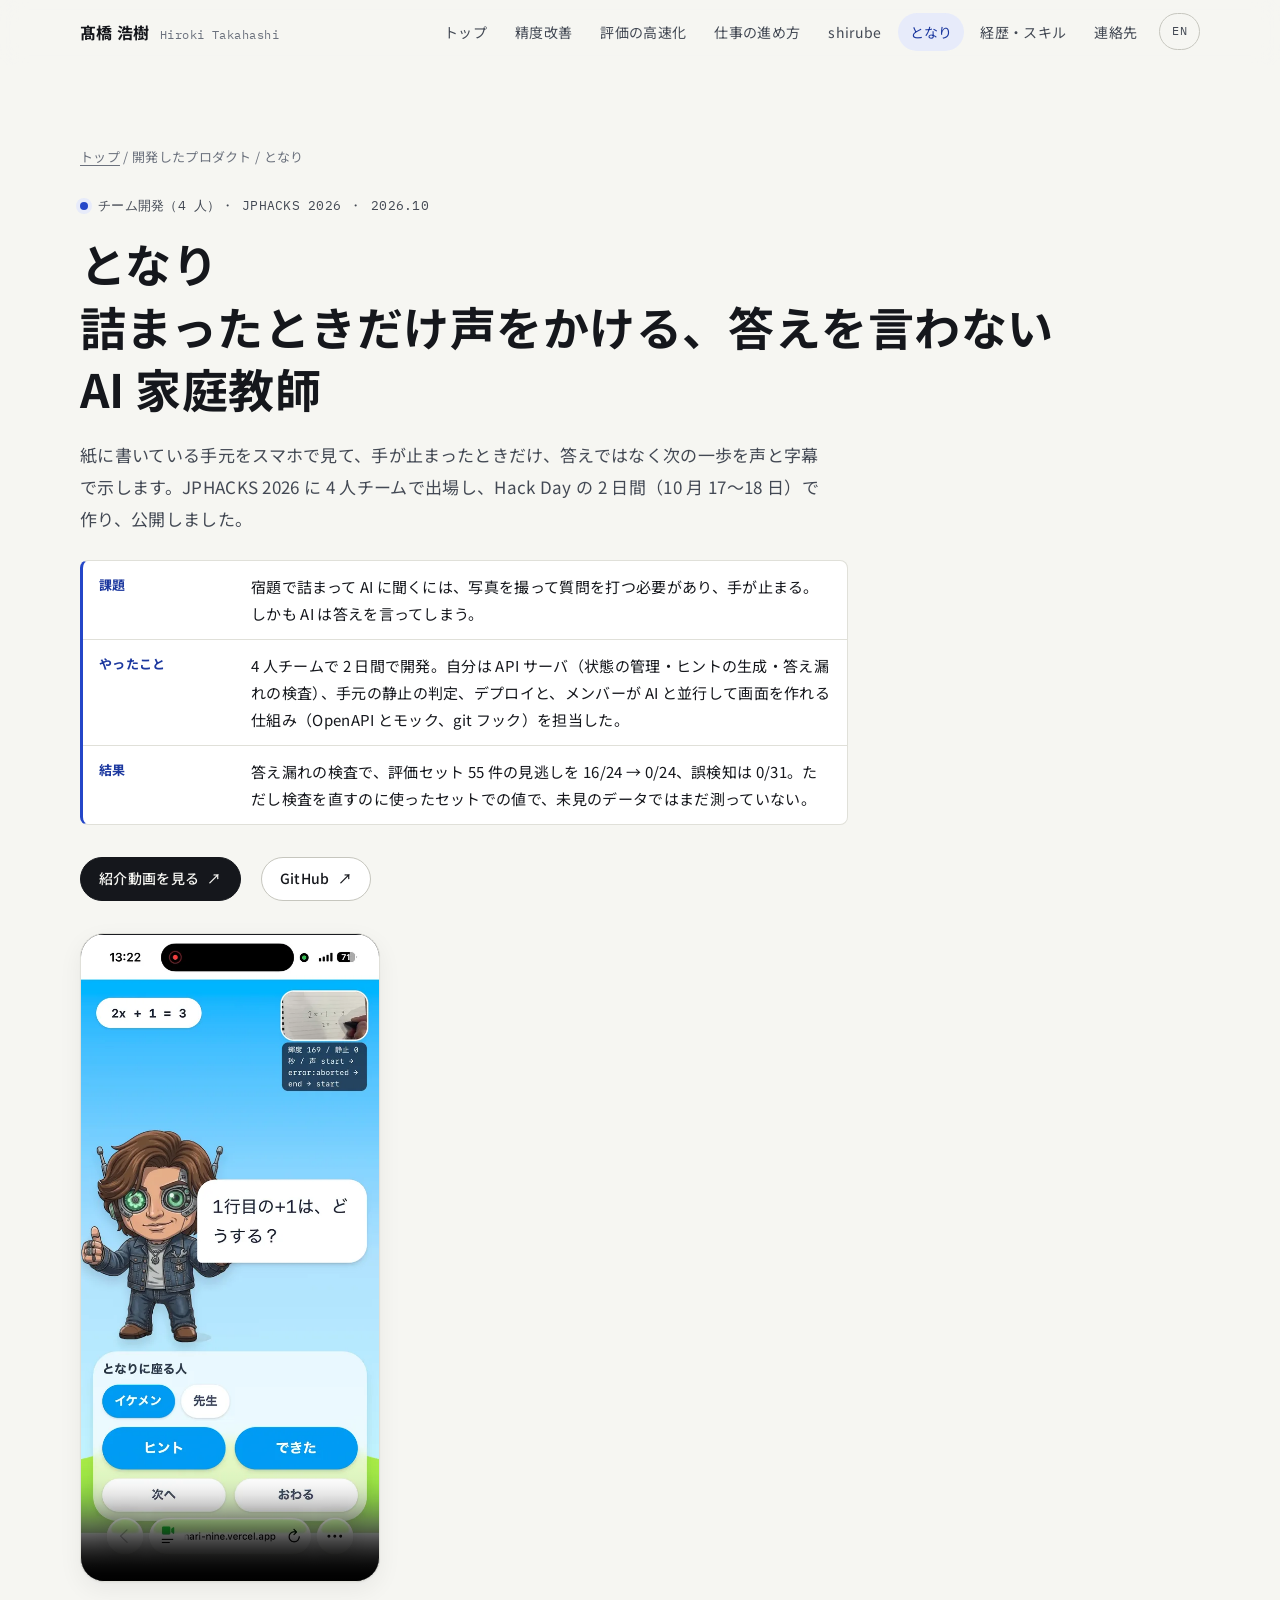
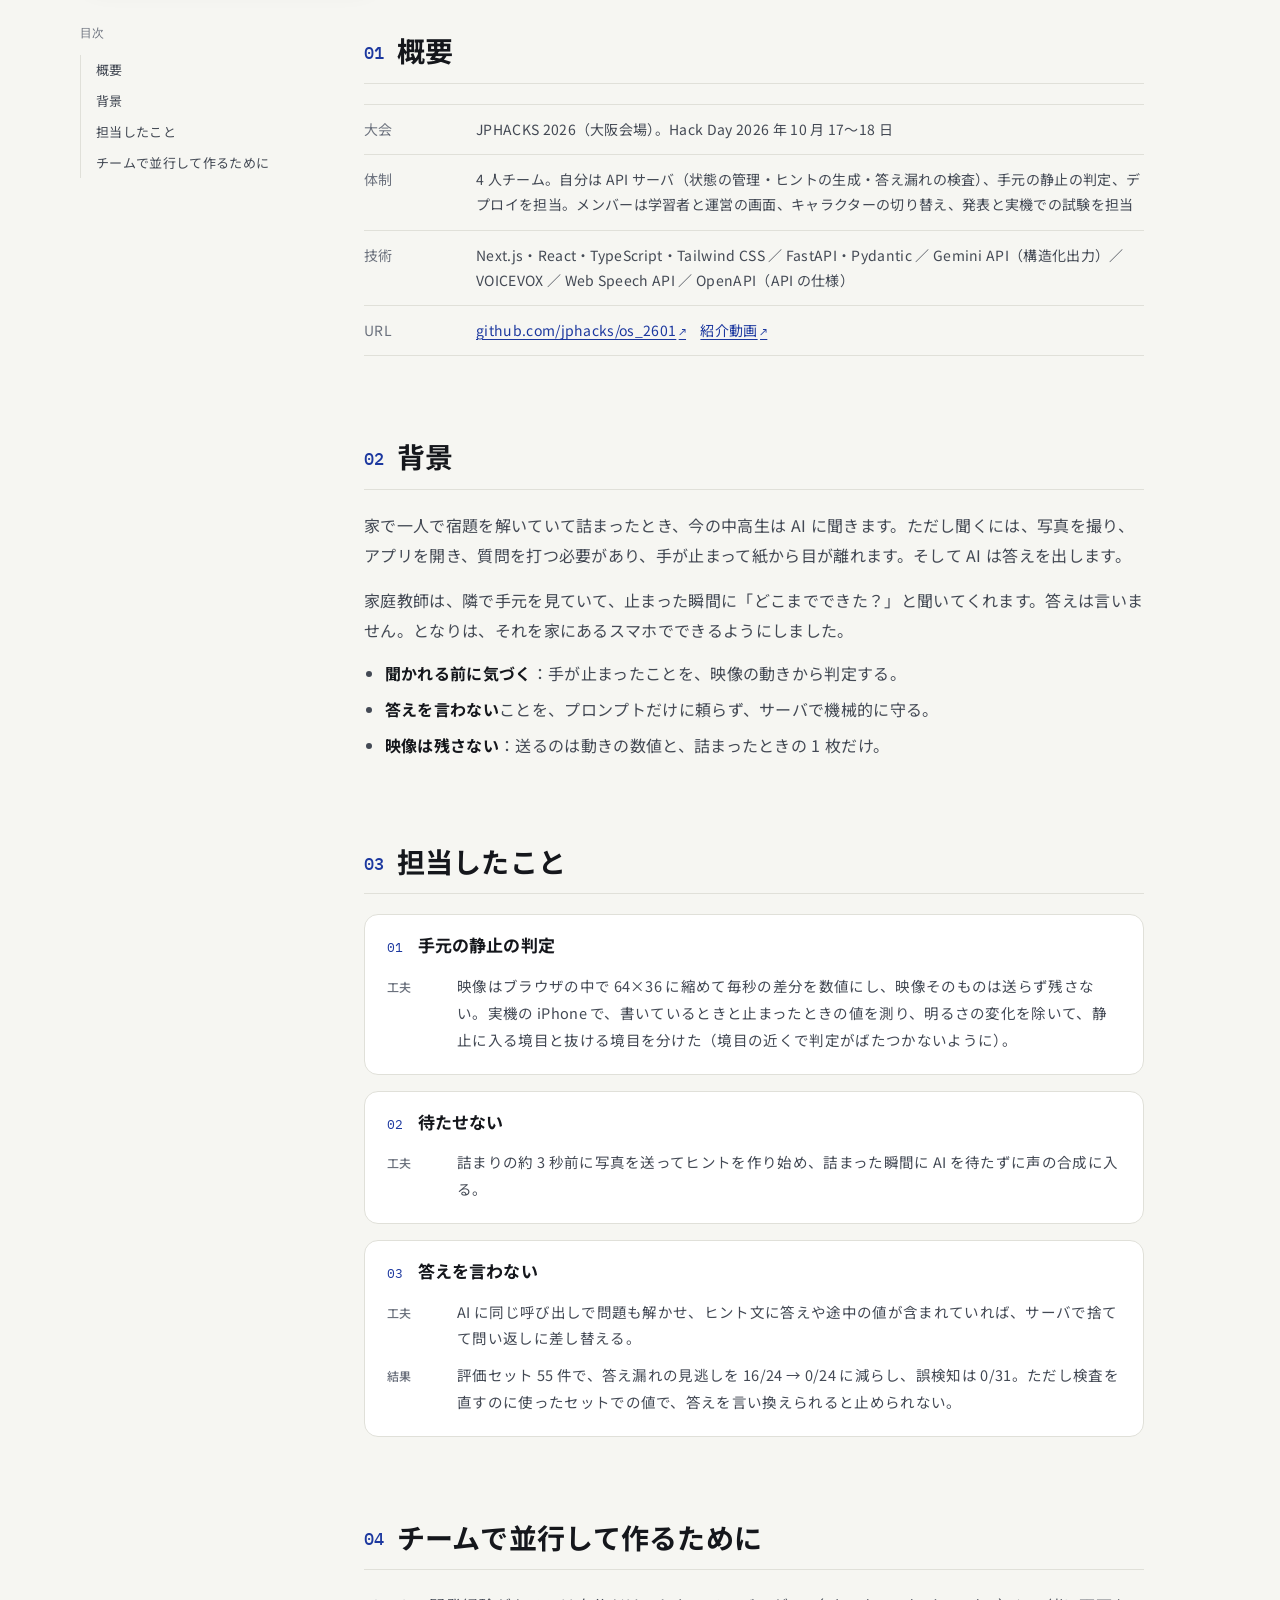
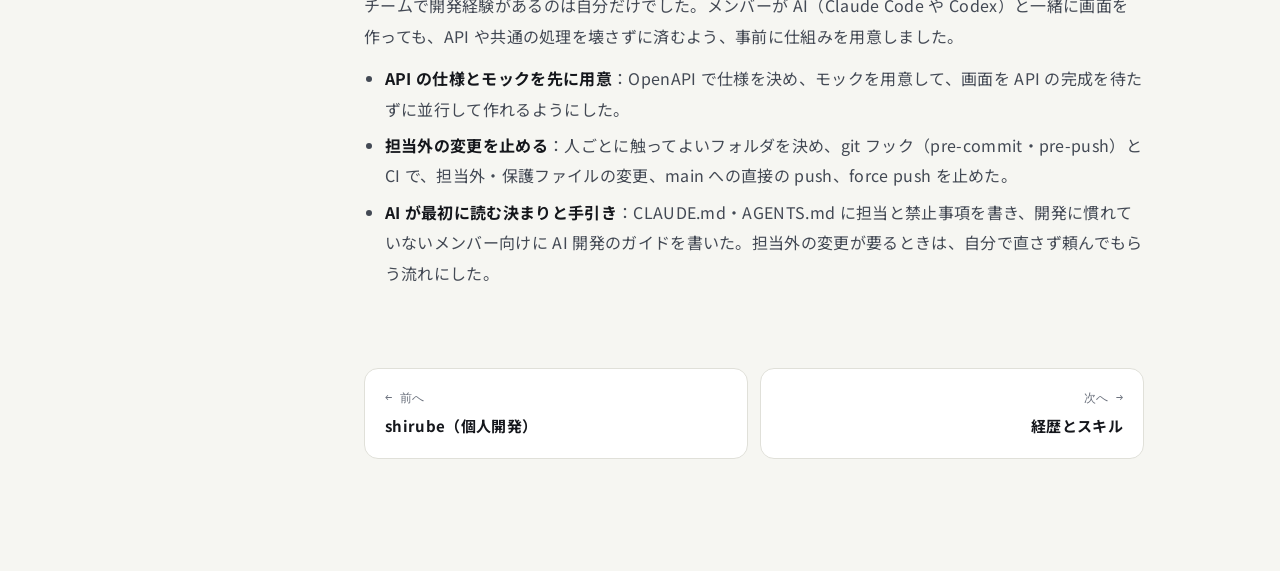
<file: tonari.html>
<!doctype html>
<html lang="ja">
<head>
  <meta charset="utf-8">
  <meta name="viewport" content="width=device-width, initial-scale=1">
  <title>となり（JPHACKS 2026）| 髙橋 浩樹</title>
  <meta name="description" content="手元を見て、詰まったときだけ声をかける、答えを言わない AI 家庭教師「となり」。JPHACKS 2026 に 4 人チームで出場し、API サーバと静止の判定、答え漏れの検査、デプロイを担当しました。">
  <meta property="og:type" content="article">
  <meta property="og:title" content="となり（JPHACKS 2026）| 髙橋 浩樹">
  <meta property="og:description" content="詰まったときだけ声をかける、答えを言わない AI 家庭教師。">
  <link rel="alternate" hreflang="ja" href="https://h11roki.github.io/tonari.html">
  <link rel="alternate" hreflang="en" href="https://h11roki.github.io/en/tonari.html">
  <meta name="theme-color" content="#f6f6f2" media="(prefers-color-scheme: light)">
  <meta name="theme-color" content="#101216" media="(prefers-color-scheme: dark)">
  <link rel="icon" href="assets/favicon.svg" type="image/svg+xml">
  <link rel="preconnect" href="https://fonts.googleapis.com">
  <link rel="preconnect" href="https://fonts.gstatic.com" crossorigin>
  <link rel="stylesheet" href="https://fonts.googleapis.com/css2?family=IBM+Plex+Mono:wght@400;500&family=Noto+Sans+JP:wght@400;500;700&display=swap">
  <link rel="stylesheet" href="assets/style.css?v=20261110a">
  <script>document.documentElement.classList.add("js")</script>
  <script src="assets/main.js?v=20261110a" defer></script>
</head>
<body>
  <a class="skip-link" href="#main">本文へ移動</a>

  <header class="site-header">
    <div class="wrap">
      <a class="brand" href="index.html">髙橋 浩樹 <small>Hiroki Takahashi</small></a>
      <nav class="site-nav" aria-label="サイト内の移動">
        <ul>
          <li><a href="index.html">トップ</a></li>
          <li><a href="work.html">精度改善</a></li>
          <li><a href="eval.html">評価の高速化</a></li>
          <li><a href="workstyle.html">仕事の進め方</a></li>
          <li><a href="shirube.html">shirube</a></li>
          <li><a href="tonari.html" aria-current="page">となり</a></li>
          <li><a href="about.html">経歴・スキル</a></li>
          <li><a href="index.html#contact">連絡先</a></li>
          <li><a class="lang-switch" href="en/tonari.html" lang="en" hreflang="en">EN</a></li>
        </ul>
      </nav>
    </div>
  </header>

  <main id="main">
    <div class="wrap">
      <div class="doc-hero">
        <p class="crumbs"><a href="index.html">トップ</a> / 開発したプロダクト / となり</p>
        <p class="eyebrow">チーム開発（4 人）・ JPHACKS 2026 ・ 2026.10</p>
        <h1>となり<br>詰まったときだけ声をかける、答えを言わない AI 家庭教師</h1>
        <p class="lead">紙に書いている手元をスマホで見て、手が止まったときだけ、答えではなく次の一歩を声と字幕で示します。JPHACKS 2026 に 4 人チームで出場し、Hack Day の 2 日間（10 月 17〜18 日）で作り、公開しました。</p>
        <dl class="tldr" aria-label="3 行の要約">
          <div><dt>課題</dt><dd>宿題で詰まって AI に聞くには、写真を撮って質問を打つ必要があり、手が止まる。しかも AI は答えを言ってしまう。</dd></div>
          <div><dt>やったこと</dt><dd>4 人チームで 2 日間で開発。自分は API サーバ（状態の管理・ヒントの生成・答え漏れの検査）、手元の静止の判定、デプロイと、メンバーが AI と並行して画面を作れる仕組み（OpenAPI とモック、git フック）を担当した。</dd></div>
          <div><dt>結果</dt><dd>答え漏れの検査で、評価セット 55 件の見逃しを 16/24 → 0/24、誤検知は 0/31。ただし検査を直すのに使ったセットでの値で、未見のデータではまだ測っていない。</dd></div>
        </dl>
        <div class="link-row">
          <a class="btn btn-primary" href="https://youtube.com/shorts/04hRV0uHNMU">紹介動画を見る <span aria-hidden="true">↗</span></a>
          <a class="btn" href="https://github.com/jphacks/os_2601">GitHub <span aria-hidden="true">↗</span></a>
        </div>
        <figure class="video-figure is-portrait">
          <video controls preload="none" playsinline poster="assets/img/tonari-poster.webp" width="590" height="1278" aria-label="となりのデモ動画（54 秒・音声あり）">
            <source src="assets/video/tonari-demo.mp4" type="video/mp4">
            <a href="assets/video/tonari-demo.mp4">デモ動画（MP4）を開く</a>
          </video>
        </figure>
      </div>

      <div class="doc-layout">
        <nav class="toc" aria-label="このページの目次" data-spy>
          <p>目次</p>
          <ol>
            <li><a href="#overview">概要</a></li>
            <li><a href="#why">背景</a></li>
            <li><a href="#mine">担当したこと</a></li>
            <li><a href="#team">チームで並行して作るために</a></li>
          </ol>
        </nav>

        <article class="doc">
          <section id="overview" aria-labelledby="h-overview">
            <h2 id="h-overview"><span class="idx">01</span>概要</h2>
            <dl class="facts">
              <dt>大会</dt>
              <dd>JPHACKS 2026（大阪会場）。Hack Day 2026 年 10 月 17〜18 日</dd>
              <dt>体制</dt>
              <dd>4 人チーム。自分は API サーバ（状態の管理・ヒントの生成・答え漏れの検査）、手元の静止の判定、デプロイを担当。メンバーは学習者と運営の画面、キャラクターの切り替え、発表と実機での試験を担当</dd>
              <dt>技術</dt>
              <dd>Next.js・React・TypeScript・Tailwind CSS ／ FastAPI・Pydantic ／ Gemini API（構造化出力）／ VOICEVOX ／ Web Speech API ／ OpenAPI（API の仕様）</dd>
              <dt>URL</dt>
              <dd><a class="ext" href="https://github.com/jphacks/os_2601">github.com/jphacks/os_2601</a>　<a class="ext" href="https://youtube.com/shorts/04hRV0uHNMU">紹介動画</a></dd>
            </dl>
          </section>

          <section id="why" aria-labelledby="h-why">
            <h2 id="h-why"><span class="idx">02</span>背景</h2>
            <p>家で一人で宿題を解いていて詰まったとき、今の中高生は AI に聞きます。ただし聞くには、写真を撮り、アプリを開き、質問を打つ必要があり、手が止まって紙から目が離れます。そして AI は答えを出します。</p>
            <p>家庭教師は、隣で手元を見ていて、止まった瞬間に「どこまでできた？」と聞いてくれます。答えは言いません。となりは、それを家にあるスマホでできるようにしました。</p>
            <ul class="bullets">
              <li><strong>聞かれる前に気づく</strong>：手が止まったことを、映像の動きから判定する。</li>
              <li><strong>答えを言わない</strong>ことを、プロンプトだけに頼らず、サーバで機械的に守る。</li>
              <li><strong>映像は残さない</strong>：送るのは動きの数値と、詰まったときの 1 枚だけ。</li>
            </ul>
          </section>

          <section id="mine" aria-labelledby="h-mine">
            <h2 id="h-mine"><span class="idx">03</span>担当したこと</h2>

            <div class="case">
              <div class="case-head"><span class="idx">01</span><h3>手元の静止の判定</h3></div>
              <dl>
                <dt>工夫</dt>
                <dd>映像はブラウザの中で 64×36 に縮めて毎秒の差分を数値にし、映像そのものは送らず残さない。実機の iPhone で、書いているときと止まったときの値を測り、明るさの変化を除いて、静止に入る境目と抜ける境目を分けた（境目の近くで判定がばたつかないように）。</dd>
              </dl>
            </div>

            <div class="case">
              <div class="case-head"><span class="idx">02</span><h3>待たせない</h3></div>
              <dl>
                <dt>工夫</dt>
                <dd>詰まりの約 3 秒前に写真を送ってヒントを作り始め、詰まった瞬間に AI を待たずに声の合成に入る。</dd>
              </dl>
            </div>

            <div class="case">
              <div class="case-head"><span class="idx">03</span><h3>答えを言わない</h3></div>
              <dl>
                <dt>工夫</dt>
                <dd>AI に同じ呼び出しで問題も解かせ、ヒント文に答えや途中の値が含まれていれば、サーバで捨てて問い返しに差し替える。</dd>
                <dt>結果</dt>
                <dd>評価セット 55 件で、答え漏れの見逃しを 16/24 → 0/24 に減らし、誤検知は 0/31。ただし検査を直すのに使ったセットでの値で、答えを言い換えられると止められない。</dd>
              </dl>
            </div>
          </section>

          <section id="team" aria-labelledby="h-team">
            <h2 id="h-team"><span class="idx">04</span>チームで並行して作るために</h2>
            <p>チームで開発経験があるのは自分だけでした。メンバーが AI（Claude Code や Codex）と一緒に画面を作っても、API や共通の処理を壊さずに済むよう、事前に仕組みを用意しました。</p>
            <ul class="bullets">
              <li><strong>API の仕様とモックを先に用意</strong>：OpenAPI で仕様を決め、モックを用意して、画面を API の完成を待たずに並行して作れるようにした。</li>
              <li><strong>担当外の変更を止める</strong>：人ごとに触ってよいフォルダを決め、git フック（pre-commit・pre-push）と CI で、担当外・保護ファイルの変更、main への直接の push、force push を止めた。</li>
              <li><strong>AI が最初に読む決まりと手引き</strong>：CLAUDE.md・AGENTS.md に担当と禁止事項を書き、開発に慣れていないメンバー向けに AI 開発のガイドを書いた。担当外の変更が要るときは、自分で直さず頼んでもらう流れにした。</li>
            </ul>
          </section>

          <nav class="doc-next" aria-label="ほかのページ">
            <a href="shirube.html"><small>← 前へ</small><b>shirube（個人開発）</b></a>
            <a class="is-next" href="about.html"><small>次へ →</small><b>経歴とスキル</b></a>
          </nav>
        </article>
      </div>
    </div>
  </main>

</body>
</html>
</file>
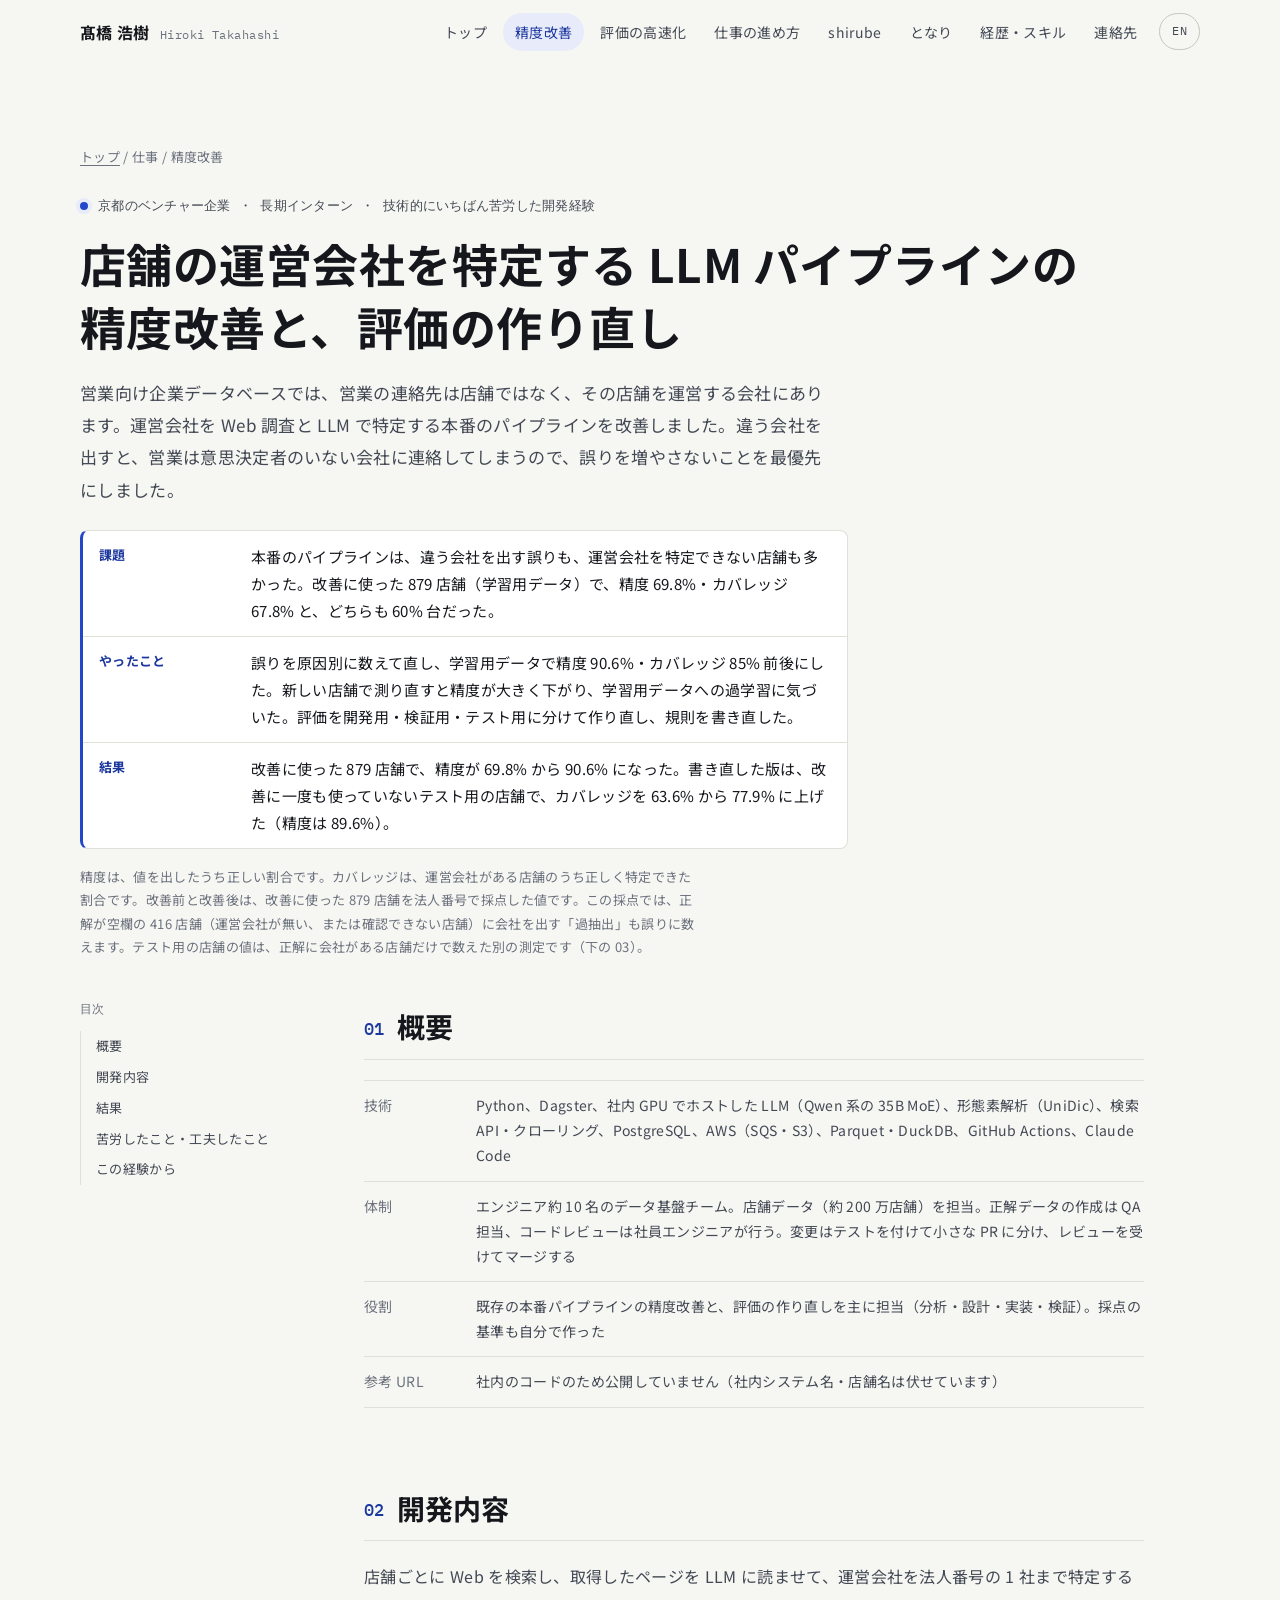
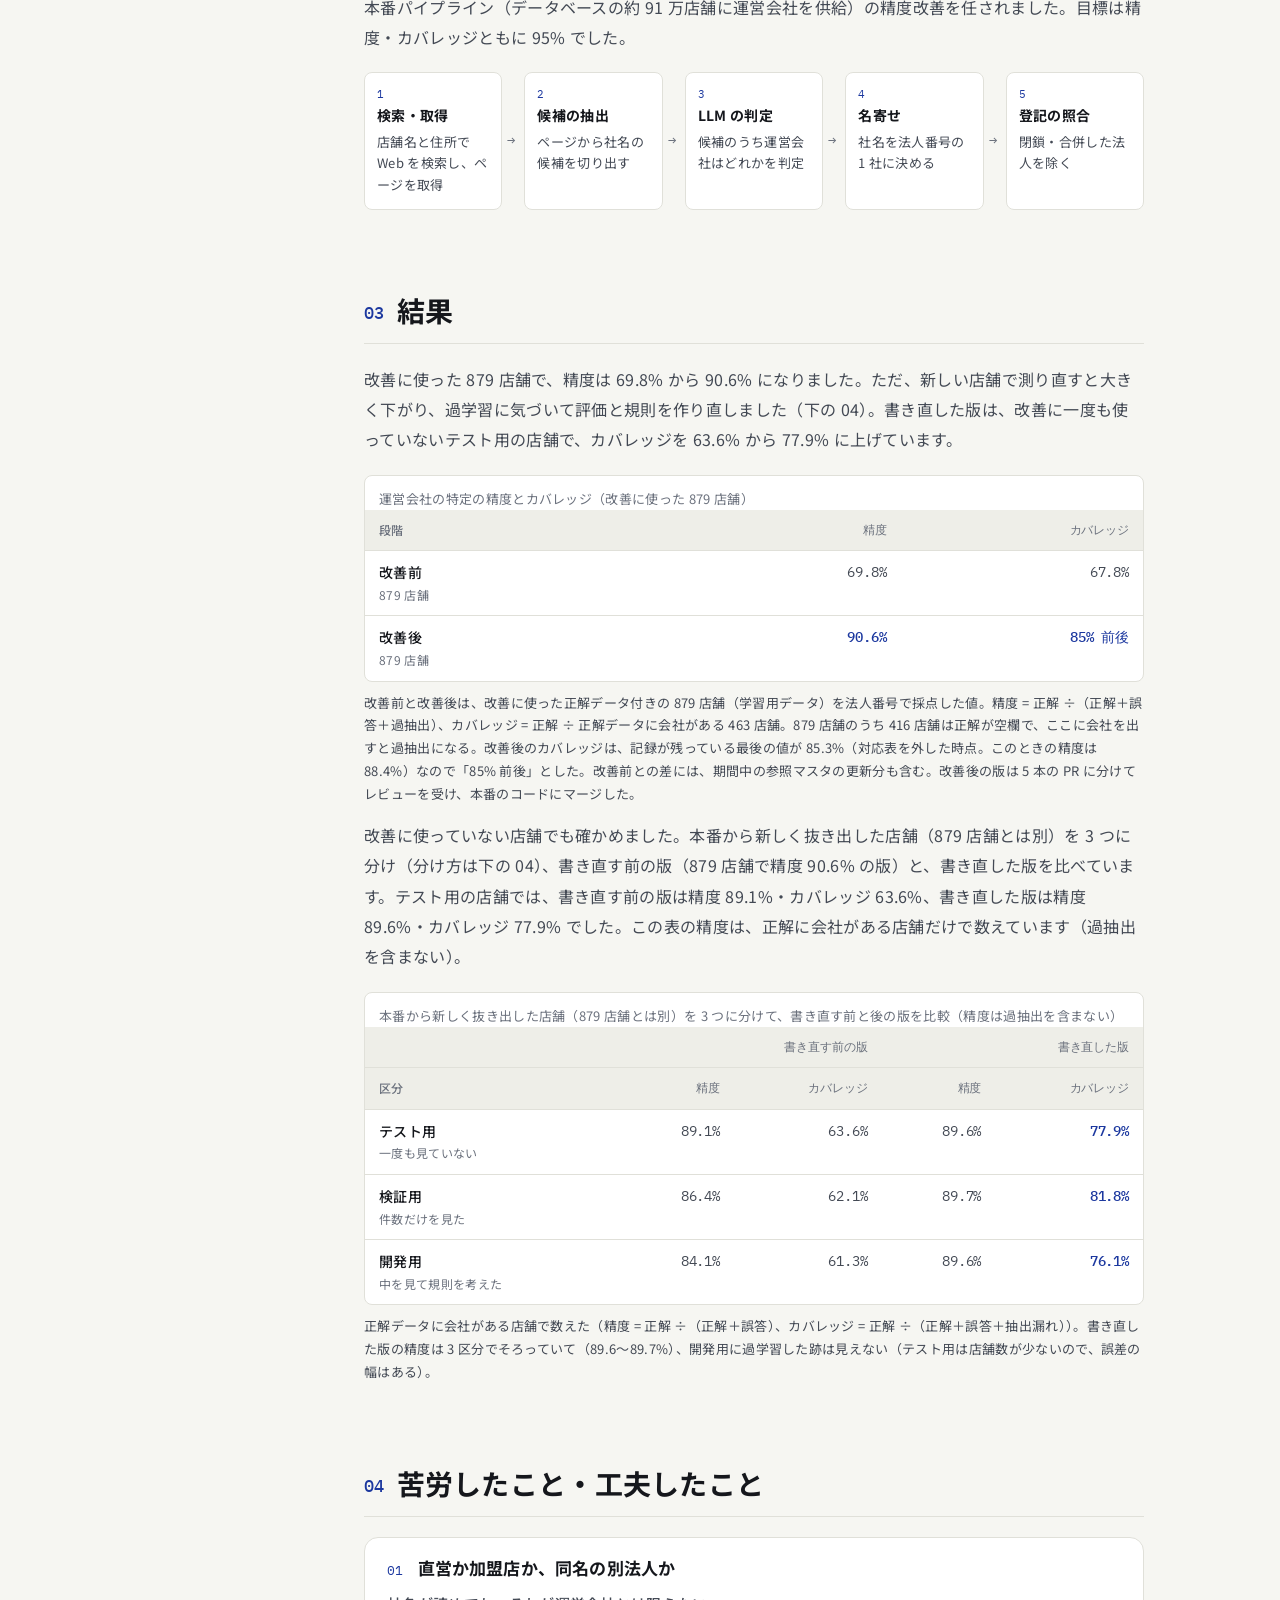
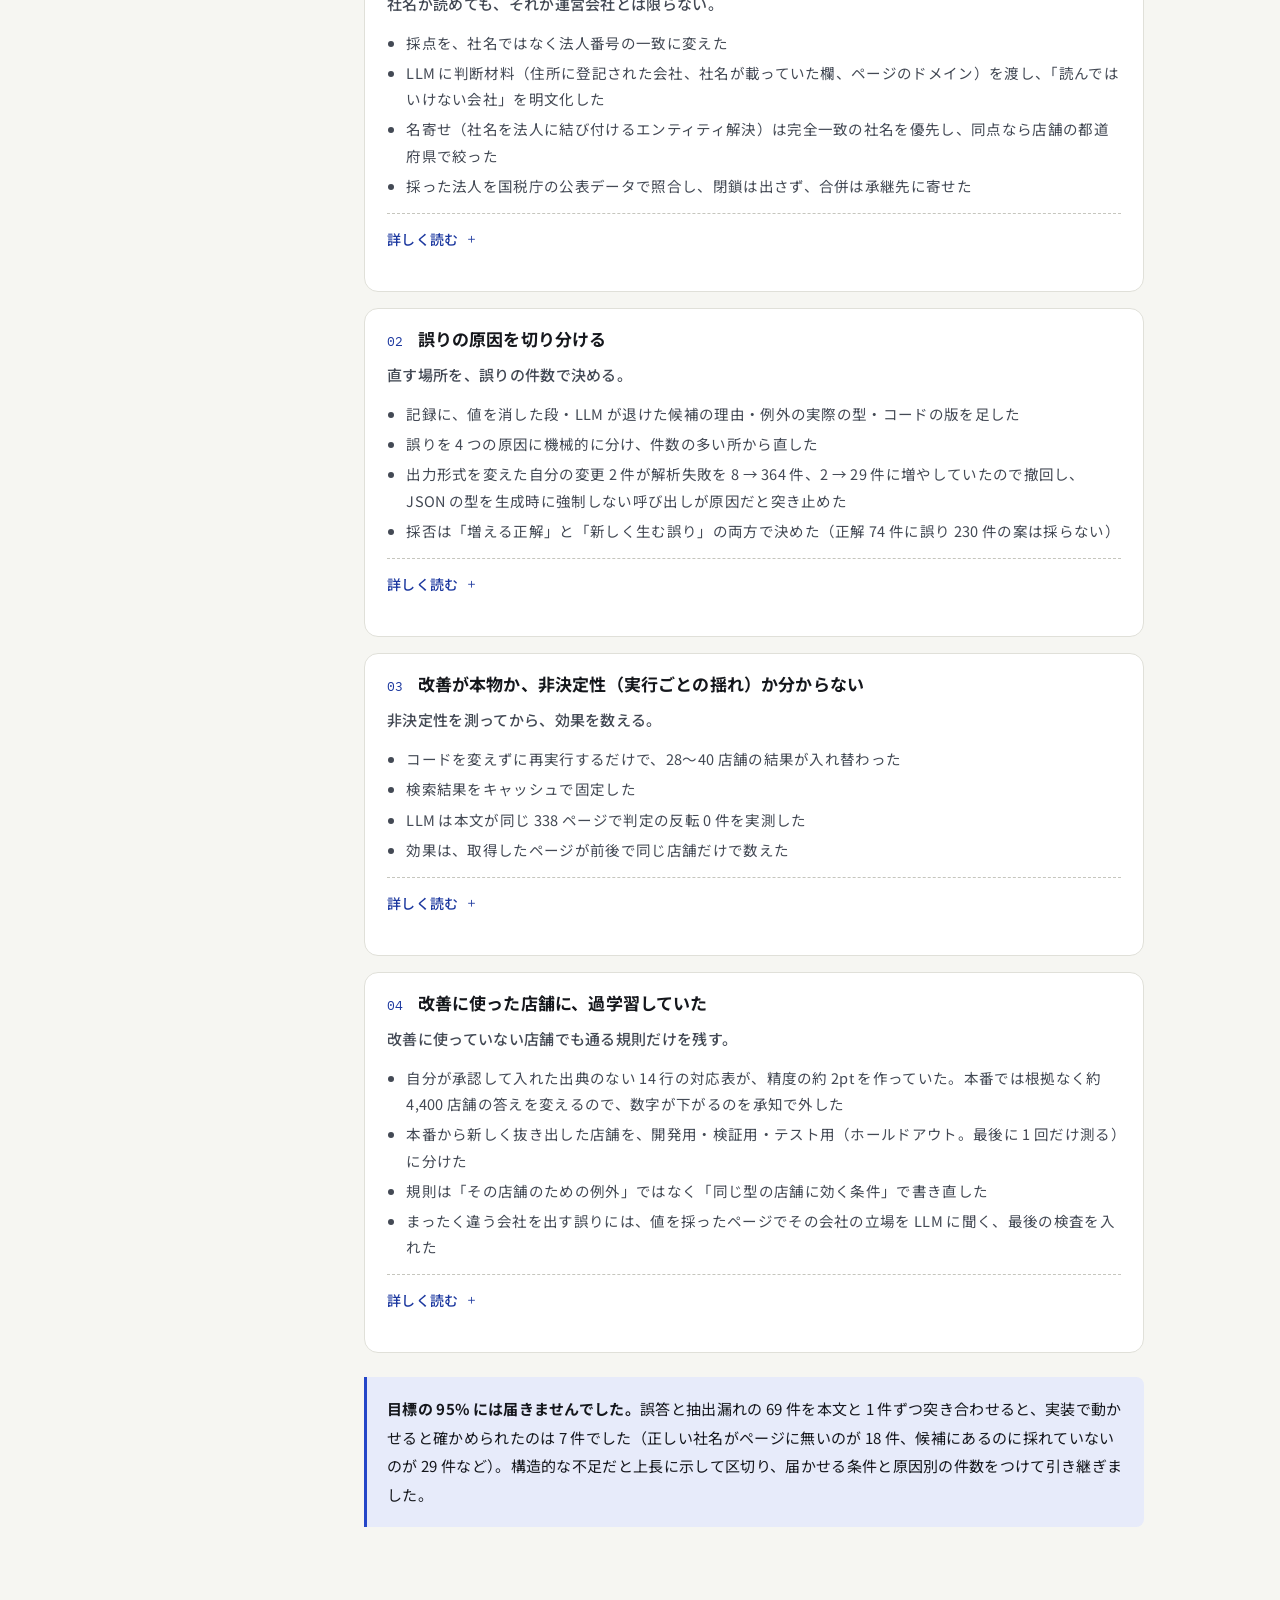
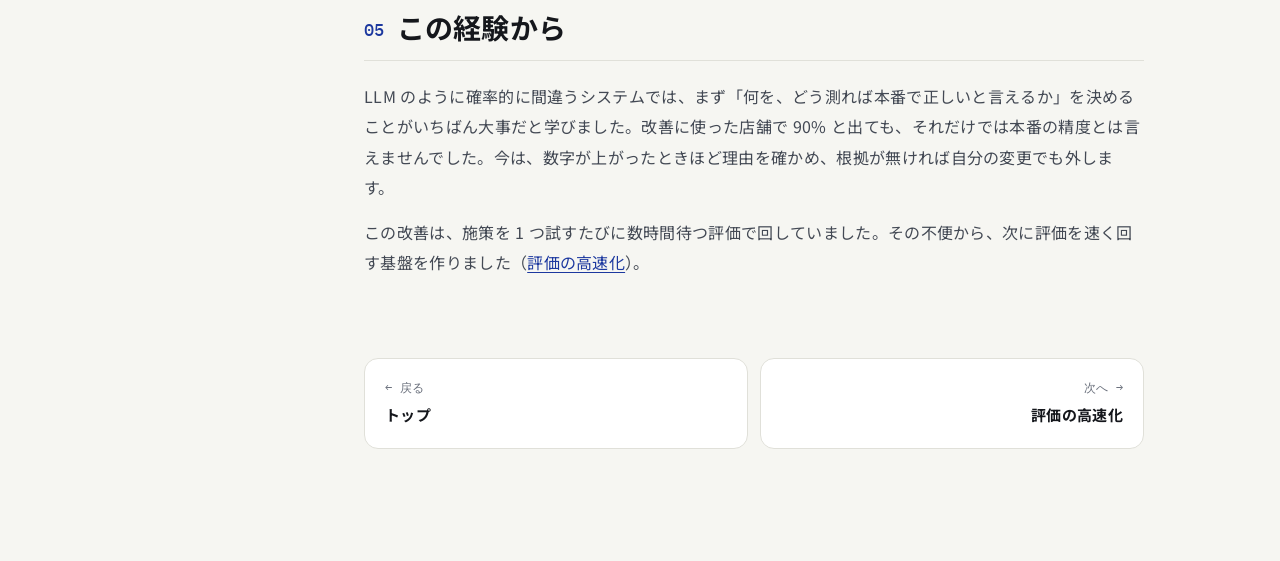
<file: work.html>
<!doctype html>
<html lang="ja">
<head>
  <meta charset="utf-8">
  <meta name="viewport" content="width=device-width, initial-scale=1">
  <title>いちばん苦労した開発経験：運営会社を特定する LLM の精度改善 | 髙橋 浩樹</title>
  <meta name="description" content="京都のベンチャー企業での長期インターンで、店舗の運営会社を特定する本番の LLM パイプラインを改善し、改善に使った 879 店舗で精度が 69.8% から 90.6% に、改善に使っていない店舗でカバレッジを 63.6% から 77.9% に上げた経験。途中で評価データへの過学習に気づき、評価を作り直した。">
  <meta property="og:type" content="article">
  <meta property="og:title" content="いちばん苦労した開発経験 | 髙橋 浩樹">
  <meta property="og:description" content="誤りを段階別に数え、非決定性から施策の効果を切り離し、評価データへの過学習に気づいて評価を作り直した。">
  <link rel="alternate" hreflang="ja" href="https://h11roki.github.io/work.html">
  <link rel="alternate" hreflang="en" href="https://h11roki.github.io/en/work.html">
  <meta name="theme-color" content="#f6f6f2" media="(prefers-color-scheme: light)">
  <meta name="theme-color" content="#101216" media="(prefers-color-scheme: dark)">
  <link rel="icon" href="assets/favicon.svg" type="image/svg+xml">
  <link rel="preconnect" href="https://fonts.googleapis.com">
  <link rel="preconnect" href="https://fonts.gstatic.com" crossorigin>
  <link rel="stylesheet" href="https://fonts.googleapis.com/css2?family=IBM+Plex+Mono:wght@400;500&family=Noto+Sans+JP:wght@400;500;700&display=swap">
  <link rel="stylesheet" href="assets/style.css?v=20261110a">
  <script>document.documentElement.classList.add("js")</script>
  <script src="assets/main.js?v=20261110a" defer></script>
</head>
<body>
  <a class="skip-link" href="#main">本文へ移動</a>

  <header class="site-header">
    <div class="wrap">
      <a class="brand" href="index.html">髙橋 浩樹 <small>Hiroki Takahashi</small></a>
      <nav class="site-nav" aria-label="サイト内の移動">
        <ul>
          <li><a href="index.html">トップ</a></li>
          <li><a href="work.html" aria-current="page">精度改善</a></li>
          <li><a href="eval.html">評価の高速化</a></li>
          <li><a href="workstyle.html">仕事の進め方</a></li>
          <li><a href="shirube.html">shirube</a></li>
          <li><a href="tonari.html">となり</a></li>
          <li><a href="about.html">経歴・スキル</a></li>
          <li><a href="index.html#contact">連絡先</a></li>
          <li><a class="lang-switch" href="en/work.html" lang="en" hreflang="en">EN</a></li>
        </ul>
      </nav>
    </div>
  </header>

  <main id="main">
    <div class="wrap">
      <div class="doc-hero">
        <p class="crumbs"><a href="index.html">トップ</a> / 仕事 / 精度改善</p>
        <p class="eyebrow">京都のベンチャー企業 ・ 長期インターン ・ 技術的にいちばん苦労した開発経験</p>
        <h1>店舗の運営会社を特定する LLM パイプラインの精度改善と、評価の作り直し</h1>
        <p class="lead">営業向け企業データベースでは、営業の連絡先は店舗ではなく、その店舗を運営する会社にあります。運営会社を Web 調査と LLM で特定する本番のパイプラインを改善しました。違う会社を出すと、営業は意思決定者のいない会社に連絡してしまうので、誤りを増やさないことを最優先にしました。</p>
        <dl class="tldr" aria-label="3 行の要約">
          <div><dt>課題</dt><dd>本番のパイプラインは、違う会社を出す誤りも、運営会社を特定できない店舗も多かった。改善に使った 879 店舗（学習用データ）で、精度 69.8%・カバレッジ 67.8% と、どちらも 60% 台だった。</dd></div>
          <div><dt>やったこと</dt><dd>誤りを原因別に数えて直し、学習用データで精度 90.6%・カバレッジ 85% 前後にした。新しい店舗で測り直すと精度が大きく下がり、学習用データへの過学習に気づいた。評価を開発用・検証用・テスト用に分けて作り直し、規則を書き直した。</dd></div>
          <div><dt>結果</dt><dd>改善に使った 879 店舗で、精度が 69.8% から 90.6% になった。書き直した版は、改善に一度も使っていないテスト用の店舗で、カバレッジを 63.6% から 77.9% に上げた（精度は 89.6%）。</dd></div>
        </dl>
        <p class="tldr-note">精度は、値を出したうち正しい割合です。カバレッジは、運営会社がある店舗のうち正しく特定できた割合です。改善前と改善後は、改善に使った 879 店舗を法人番号で採点した値です。この採点では、正解が空欄の 416 店舗（運営会社が無い、または確認できない店舗）に会社を出す「過抽出」も誤りに数えます。テスト用の店舗の値は、正解に会社がある店舗だけで数えた別の測定です（下の 03）。</p>
      </div>

      <div class="doc-layout">
        <nav class="toc" aria-label="このページの目次" data-spy>
          <p>目次</p>
          <ol>
            <li><a href="#overview">概要</a></li>
            <li><a href="#background">開発内容</a></li>
            <li><a href="#result">結果</a></li>
            <li><a href="#challenges">苦労したこと・工夫したこと</a></li>
            <li><a href="#learned">この経験から</a></li>
          </ol>
        </nav>

        <article class="doc">
          <section id="overview" aria-labelledby="h-overview">
            <h2 id="h-overview"><span class="idx">01</span>概要</h2>
            <dl class="facts">
              <dt>技術</dt>
              <dd>Python、Dagster、社内 GPU でホストした LLM（Qwen 系の 35B MoE）、形態素解析（UniDic）、検索 API・クローリング、PostgreSQL、AWS（SQS・S3）、Parquet・DuckDB、GitHub Actions、Claude Code</dd>
              <dt>体制</dt>
              <dd>エンジニア約 10 名のデータ基盤チーム。店舗データ（約 200 万店舗）を担当。正解データの作成は QA 担当、コードレビューは社員エンジニアが行う。変更はテストを付けて小さな PR に分け、レビューを受けてマージする</dd>
              <dt>役割</dt>
              <dd>既存の本番パイプラインの精度改善と、評価の作り直しを主に担当（分析・設計・実装・検証）。採点の基準も自分で作った</dd>
              <dt>参考 URL</dt>
              <dd>社内のコードのため公開していません（社内システム名・店舗名は伏せています）</dd>
            </dl>
          </section>

          <section id="background" aria-labelledby="h-background">
            <h2 id="h-background"><span class="idx">02</span>開発内容</h2>
            <p>店舗ごとに Web を検索し、取得したページを LLM に読ませて、運営会社を法人番号の 1 社まで特定する本番パイプライン（データベースの約 91 万店舗に運営会社を供給）の精度改善を任されました。目標は精度・カバレッジともに 95% でした。</p>
            <ol class="flow" style="--n:5" aria-label="処理の流れ">
              <li><b>検索・取得</b>店舗名と住所で Web を検索し、ページを取得</li>
              <li><b>候補の抽出</b>ページから社名の候補を切り出す</li>
              <li><b>LLM の判定</b>候補のうち運営会社はどれかを判定</li>
              <li><b>名寄せ</b>社名を法人番号の 1 社に決める</li>
              <li><b>登記の照合</b>閉鎖・合併した法人を除く</li>
            </ol>
          </section>

          <section id="result" aria-labelledby="h-result">
            <h2 id="h-result"><span class="idx">03</span>結果</h2>
            <p>改善に使った 879 店舗で、精度は 69.8% から 90.6% になりました。ただ、新しい店舗で測り直すと大きく下がり、過学習に気づいて評価と規則を作り直しました（下の 04）。書き直した版は、改善に一度も使っていないテスト用の店舗で、カバレッジを 63.6% から 77.9% に上げています。</p>
            <div class="table-wrap">
              <table>
                <caption>運営会社の特定の精度とカバレッジ（改善に使った 879 店舗）</caption>
                <thead><tr><th scope="col">段階</th><th scope="col" class="n">精度</th><th scope="col" class="n">カバレッジ</th></tr></thead>
                <tbody>
                  <tr><th scope="row">改善前<span class="th-note">879 店舗</span></th><td class="n">69.8%</td><td class="n">67.8%</td></tr>
                  <tr><th scope="row">改善後<span class="th-note">879 店舗</span></th><td class="n good">90.6%</td><td class="n good">85% 前後</td></tr>
                </tbody>
              </table>
            </div>
            <p class="table-note">改善前と改善後は、改善に使った正解データ付きの 879 店舗（学習用データ）を法人番号で採点した値。精度 = 正解 ÷（正解＋誤答＋過抽出）、カバレッジ = 正解 ÷ 正解データに会社がある 463 店舗。879 店舗のうち 416 店舗は正解が空欄で、ここに会社を出すと過抽出になる。改善後のカバレッジは、記録が残っている最後の値が 85.3%（対応表を外した時点。このときの精度は 88.4%）なので「85% 前後」とした。改善前との差には、期間中の参照マスタの更新分も含む。改善後の版は 5 本の PR に分けてレビューを受け、本番のコードにマージした。</p>

            <p>改善に使っていない店舗でも確かめました。本番から新しく抜き出した店舗（879 店舗とは別）を 3 つに分け（分け方は下の 04）、書き直す前の版（879 店舗で精度 90.6% の版）と、書き直した版を比べています。テスト用の店舗では、書き直す前の版は精度 89.1%・カバレッジ 63.6%、書き直した版は精度 89.6%・カバレッジ 77.9% でした。この表の精度は、正解に会社がある店舗だけで数えています（過抽出を含まない）。</p>
            <div class="table-wrap">
              <table class="wide">
                <caption>本番から新しく抜き出した店舗（879 店舗とは別）を 3 つに分けて、書き直す前と後の版を比較（精度は過抽出を含まない）</caption>
                <thead>
                  <tr><th></th><th scope="colgroup" colspan="2" class="n">書き直す前の版</th><th scope="colgroup" colspan="2" class="n">書き直した版</th></tr>
                  <tr><th scope="col">区分</th><th scope="col" class="n">精度</th><th scope="col" class="n">カバレッジ</th><th scope="col" class="n">精度</th><th scope="col" class="n">カバレッジ</th></tr>
                </thead>
                <tbody>
                  <tr><th scope="row">テスト用<span class="th-note">一度も見ていない</span></th><td class="n">89.1%</td><td class="n">63.6%</td><td class="n">89.6%</td><td class="n good">77.9%</td></tr>
                  <tr><th scope="row">検証用<span class="th-note">件数だけを見た</span></th><td class="n">86.4%</td><td class="n">62.1%</td><td class="n">89.7%</td><td class="n good">81.8%</td></tr>
                  <tr><th scope="row">開発用<span class="th-note">中を見て規則を考えた</span></th><td class="n">84.1%</td><td class="n">61.3%</td><td class="n">89.6%</td><td class="n good">76.1%</td></tr>
                </tbody>
              </table>
            </div>
            <p class="table-note">正解データに会社がある店舗で数えた（精度 = 正解 ÷（正解＋誤答）、カバレッジ = 正解 ÷（正解＋誤答＋抽出漏れ））。書き直した版の精度は 3 区分でそろっていて（89.6〜89.7%）、開発用に過学習した跡は見えない（テスト用は店舗数が少ないので、誤差の幅はある）。</p>
          </section>

          <section id="challenges" aria-labelledby="h-challenges">
            <h2 id="h-challenges"><span class="idx">04</span>苦労したこと・工夫したこと</h2>

            <div class="case">
              <div class="case-head"><span class="idx">01</span><h3>直営か加盟店か、同名の別法人か</h3></div>
              <p class="case-catch">社名が読めても、それが運営会社とは限らない。</p>
              <ul class="points">
                <li>採点を、社名ではなく法人番号の一致に変えた</li>
                <li>LLM に判断材料（住所に登記された会社、社名が載っていた欄、ページのドメイン）を渡し、「読んではいけない会社」を明文化した</li>
                <li>名寄せ（社名を法人に結び付けるエンティティ解決）は完全一致の社名を優先し、同点なら店舗の都道府県で絞った</li>
                <li>採った法人を国税庁の公表データで照合し、閉鎖は出さず、合併は承継先に寄せた</li>
              </ul>
              <details>
                <summary>詳しく読む</summary>
                <dl>
                  <dt>課題</dt>
                  <dd>チェーン店は本部の直営店と加盟店（フランチャイズ）が混ざり、加盟店で本部を出すと誤りになり、直営のブランドで加盟店に寄せても誤る。社名が読めても、同名の別法人、「〇〇ホールディングス」と事業会社、閉鎖・合併した法人の中から 1 社に決める必要がある。しかも評価は社名で採点していて、同名の別法人を出しても正解に数えていた。</dd>
                  <dt>工夫</dt>
                  <dd>ブランドから本部を即答する層は、即答した 119 件がすべて正しいことを全数で確かめて残し、即答できない店だけをページから判定した。LLM には、ページ上のどの欄の社名か（「運営会社」か「募集主」か）も渡した。名寄せは「ホールディングス」との差を別に扱い、同名の候補が 1 社だけなら都道府県で絞らず、本社が別の県にある全国チェーンを落とさないようにした。加盟店の扱いは正解データの作成者と基準をすり合わせた。ページだけでは決めきれない型は、ブランドのマスタに本部の直営割合を持たせれば止められると示して引き継いだ。</dd>
                </dl>
              </details>
            </div>

            <div class="case">
              <div class="case-head"><span class="idx">02</span><h3>誤りの原因を切り分ける</h3></div>
              <p class="case-catch">直す場所を、誤りの件数で決める。</p>
              <ul class="points">
                <li>記録に、値を消した段・LLM が退けた候補の理由・例外の実際の型・コードの版を足した</li>
                <li>誤りを 4 つの原因に機械的に分け、件数の多い所から直した</li>
                <li>出力形式を変えた自分の変更 2 件が解析失敗を 8 → 364 件、2 → 29 件に増やしていたので撤回し、JSON の型を生成時に強制しない呼び出しが原因だと突き止めた</li>
                <li>採否は「増える正解」と「新しく生む誤り」の両方で決めた（正解 74 件に誤り 230 件の案は採らない）</li>
              </ul>
              <details>
                <summary>詳しく読む</summary>
                <dl>
                  <dt>課題</dt>
                  <dd>判定の記録は残っていたが、どの段で値を消したか、例外の本当の型（リトライの例外に包まれて消えていた）はログにしか無く、誤りを段階別に数えられなかった。その中で、LLM の出力形式を変えた自分の変更 2 件が、応答の解析失敗を増やしていた。2 件目は誤答の増減だけを見て、一度採用していた。</dd>
                  <dt>工夫</dt>
                  <dd>誤りを「材料が無い／候補にしていない／判定で落ちた／別の法人になった」に機械的に分けて、直す場所を件数で決めた。自分の変更 2 件は、同じ原因で説明できるはずだと考えて呼び出し側の設定を読み、原因を突き止めた。以後、変更は解析失敗と、正解 → 誤りを含む全方向の動きで判定し、出力の順序はテストで固定した。</dd>
                </dl>
              </details>
            </div>

            <div class="case">
              <div class="case-head"><span class="idx">03</span><h3>改善が本物か、非決定性（実行ごとの揺れ）か分からない</h3></div>
              <p class="case-catch">非決定性を測ってから、効果を数える。</p>
              <ul class="points">
                <li>コードを変えずに再実行するだけで、28〜40 店舗の結果が入れ替わった</li>
                <li>検索結果をキャッシュで固定した</li>
                <li>LLM は本文が同じ 338 ページで判定の反転 0 件を実測した</li>
                <li>効果は、取得したページが前後で同じ店舗だけで数えた</li>
              </ul>
              <details>
                <summary>詳しく読む</summary>
                <dl>
                  <dt>課題</dt>
                  <dd>1 つの施策で動くのは数件なので、全体の精度で採否を決めると、効かない施策を採ってしまう。</dd>
                  <dt>工夫</dt>
                  <dd>temperature 0 でも GPU の推論は非決定的になりうるので、LLM の判定が変わらないことは前提にせず実測した。残る非決定性はページの取得だと分かったので、施策の効果は、取得したページが前後で同じ店舗だけで数えた。</dd>
                </dl>
              </details>
            </div>

            <div class="case">
              <div class="case-head"><span class="idx">04</span><h3>改善に使った店舗に、過学習していた</h3></div>
              <p class="case-catch">改善に使っていない店舗でも通る規則だけを残す。</p>
              <ul class="points">
                <li>自分が承認して入れた出典のない 14 行の対応表が、精度の約 2pt を作っていた。本番では根拠なく約 4,400 店舗の答えを変えるので、数字が下がるのを承知で外した</li>
                <li>本番から新しく抜き出した店舗を、開発用・検証用・テスト用（ホールドアウト。最後に 1 回だけ測る）に分けた</li>
                <li>規則は「その店舗のための例外」ではなく「同じ型の店舗に効く条件」で書き直した</li>
                <li>まったく違う会社を出す誤りには、値を採ったページでその会社の立場を LLM に聞く、最後の検査を入れた</li>
              </ul>
              <details>
                <summary>詳しく読む</summary>
                <dl>
                  <dt>課題</dt>
                  <dd>14 行の対応表は、自分が統括する AI の分析セッションが、評価に使った店舗の誤りを潰すために入れ、自分が採用を承認していた。表を外しても、新しい 400 店舗で測り直すと精度は 62% だった。外れた 50 件を 1 件ずつ見ると、改修前からの誤りが 36 件、改善で足した規則が別の店舗で外れたものが 14 件だった。</dd>
                  <dt>工夫</dt>
                  <dd>抜き出した店舗は難しさの偏りをそろえて、開発用（中を見て規則を考える）・検証用（件数だけを見る）・テスト用（最後に 1 回だけ測る）に分け、開発用と検証用の両方で、増える正解と新しく生む誤りを数えて採否を決めた。最後の検査は、モールの管理会社、別の会社の求人広告、隣の店のインボイス番号などを出す誤りが対象で、施設の管理会社・別の店・広告と読めるときだけ値を捨てる。迷うときは値を残す方に倒し、当て直して正しい答えを 1 件も捨てないことを確かめた。マスタの値が原因の誤りはコードで上書きせず、マスタの担当者に修正を依頼した。</dd>
                  <dt>結果</dt>
                  <dd>書き直した版は、改善に一度も使っていないテスト用の店舗で精度 89.6%・カバレッジ 77.9% だった（879 店舗の値とは数え方が違う）。</dd>
                </dl>
              </details>
            </div>

            <div class="callout">
              <p><strong>目標の 95% には届きませんでした。</strong>誤答と抽出漏れの 69 件を本文と 1 件ずつ突き合わせると、実装で動かせると確かめられたのは 7 件でした（正しい社名がページに無いのが 18 件、候補にあるのに採れていないのが 29 件など）。構造的な不足だと上長に示して区切り、届かせる条件と原因別の件数をつけて引き継ぎました。</p>
            </div>
          </section>

          <section id="learned" aria-labelledby="h-learned">
            <h2 id="h-learned"><span class="idx">05</span>この経験から</h2>
            <p>LLM のように確率的に間違うシステムでは、まず「何を、どう測れば本番で正しいと言えるか」を決めることがいちばん大事だと学びました。改善に使った店舗で 90% と出ても、それだけでは本番の精度とは言えませんでした。今は、数字が上がったときほど理由を確かめ、根拠が無ければ自分の変更でも外します。</p>
            <p>この改善は、施策を 1 つ試すたびに数時間待つ評価で回していました。その不便から、次に評価を速く回す基盤を作りました（<a href="eval.html">評価の高速化</a>）。</p>
          </section>

          <nav class="doc-next" aria-label="ほかのページ">
            <a href="index.html"><small>← 戻る</small><b>トップ</b></a>
            <a class="is-next" href="eval.html"><small>次へ →</small><b>評価の高速化</b></a>
          </nav>
        </article>
      </div>
    </div>
  </main>

</body>
</html>
</file>
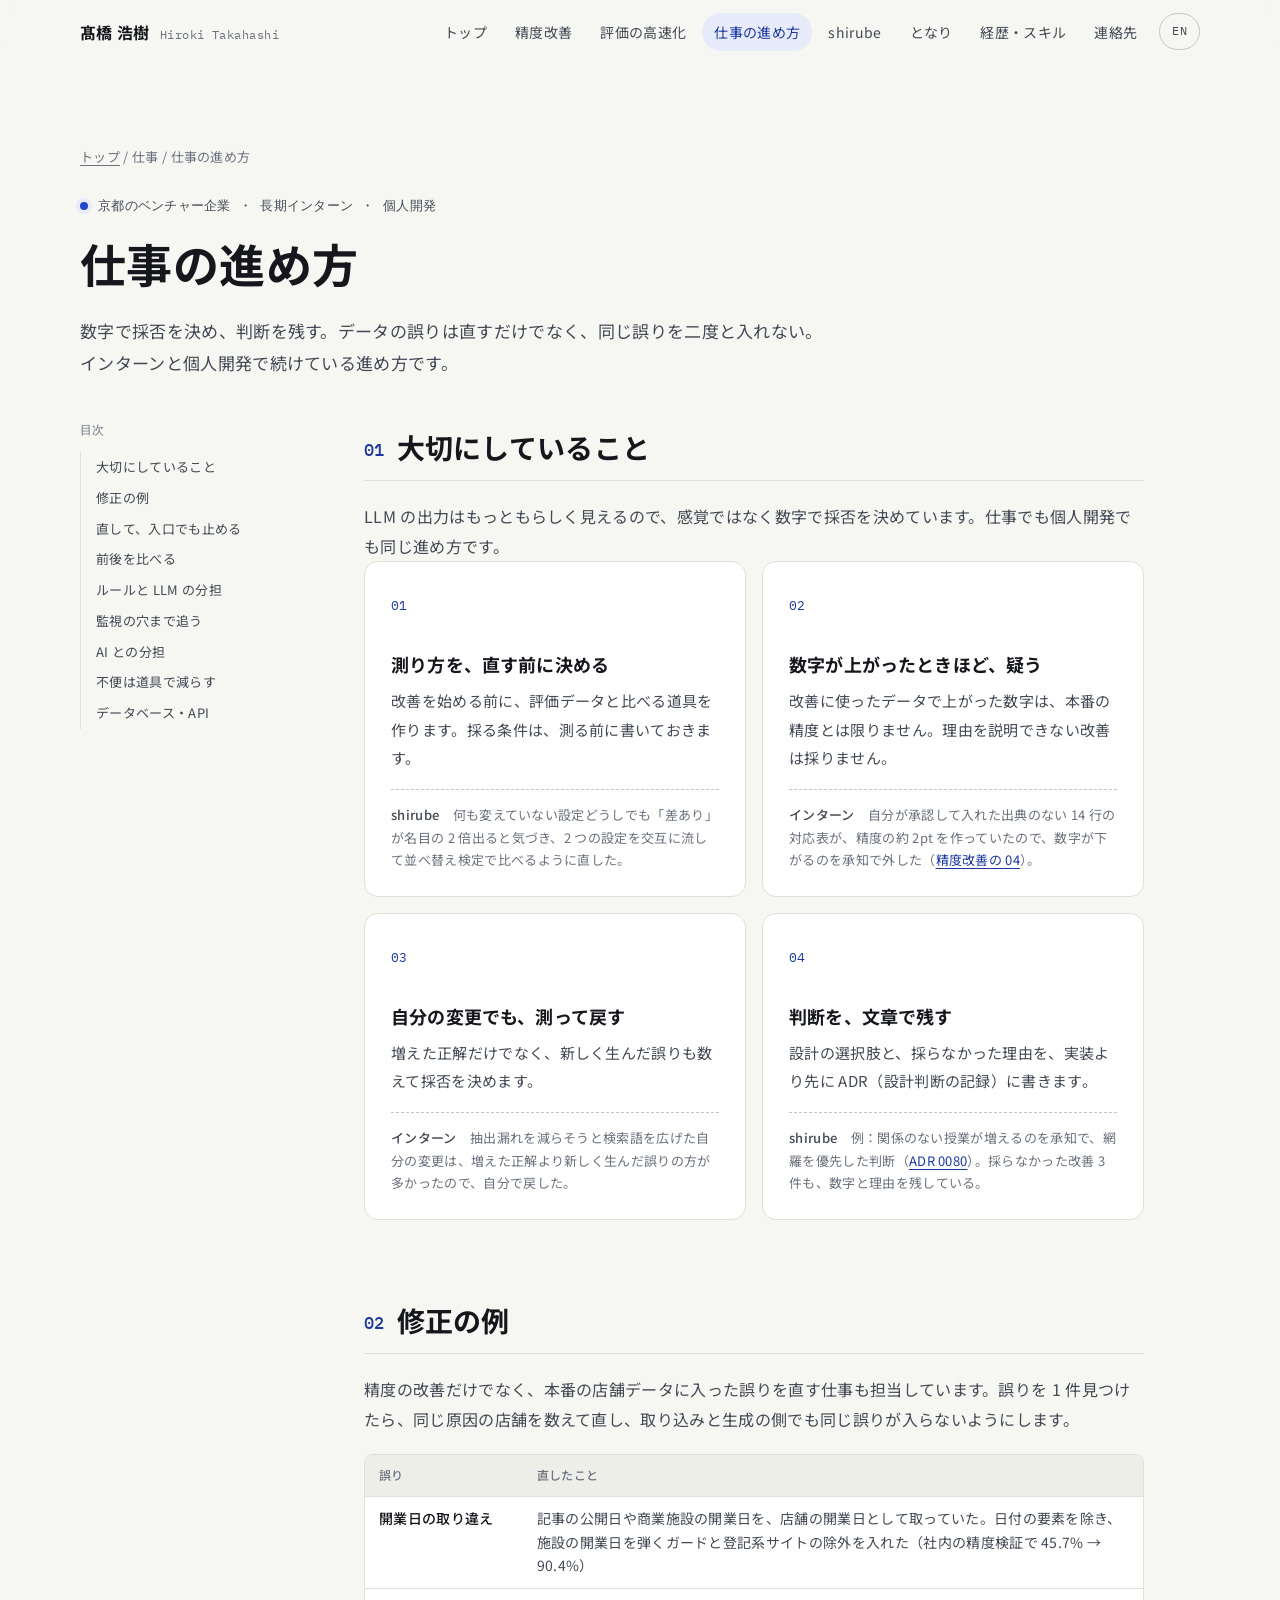
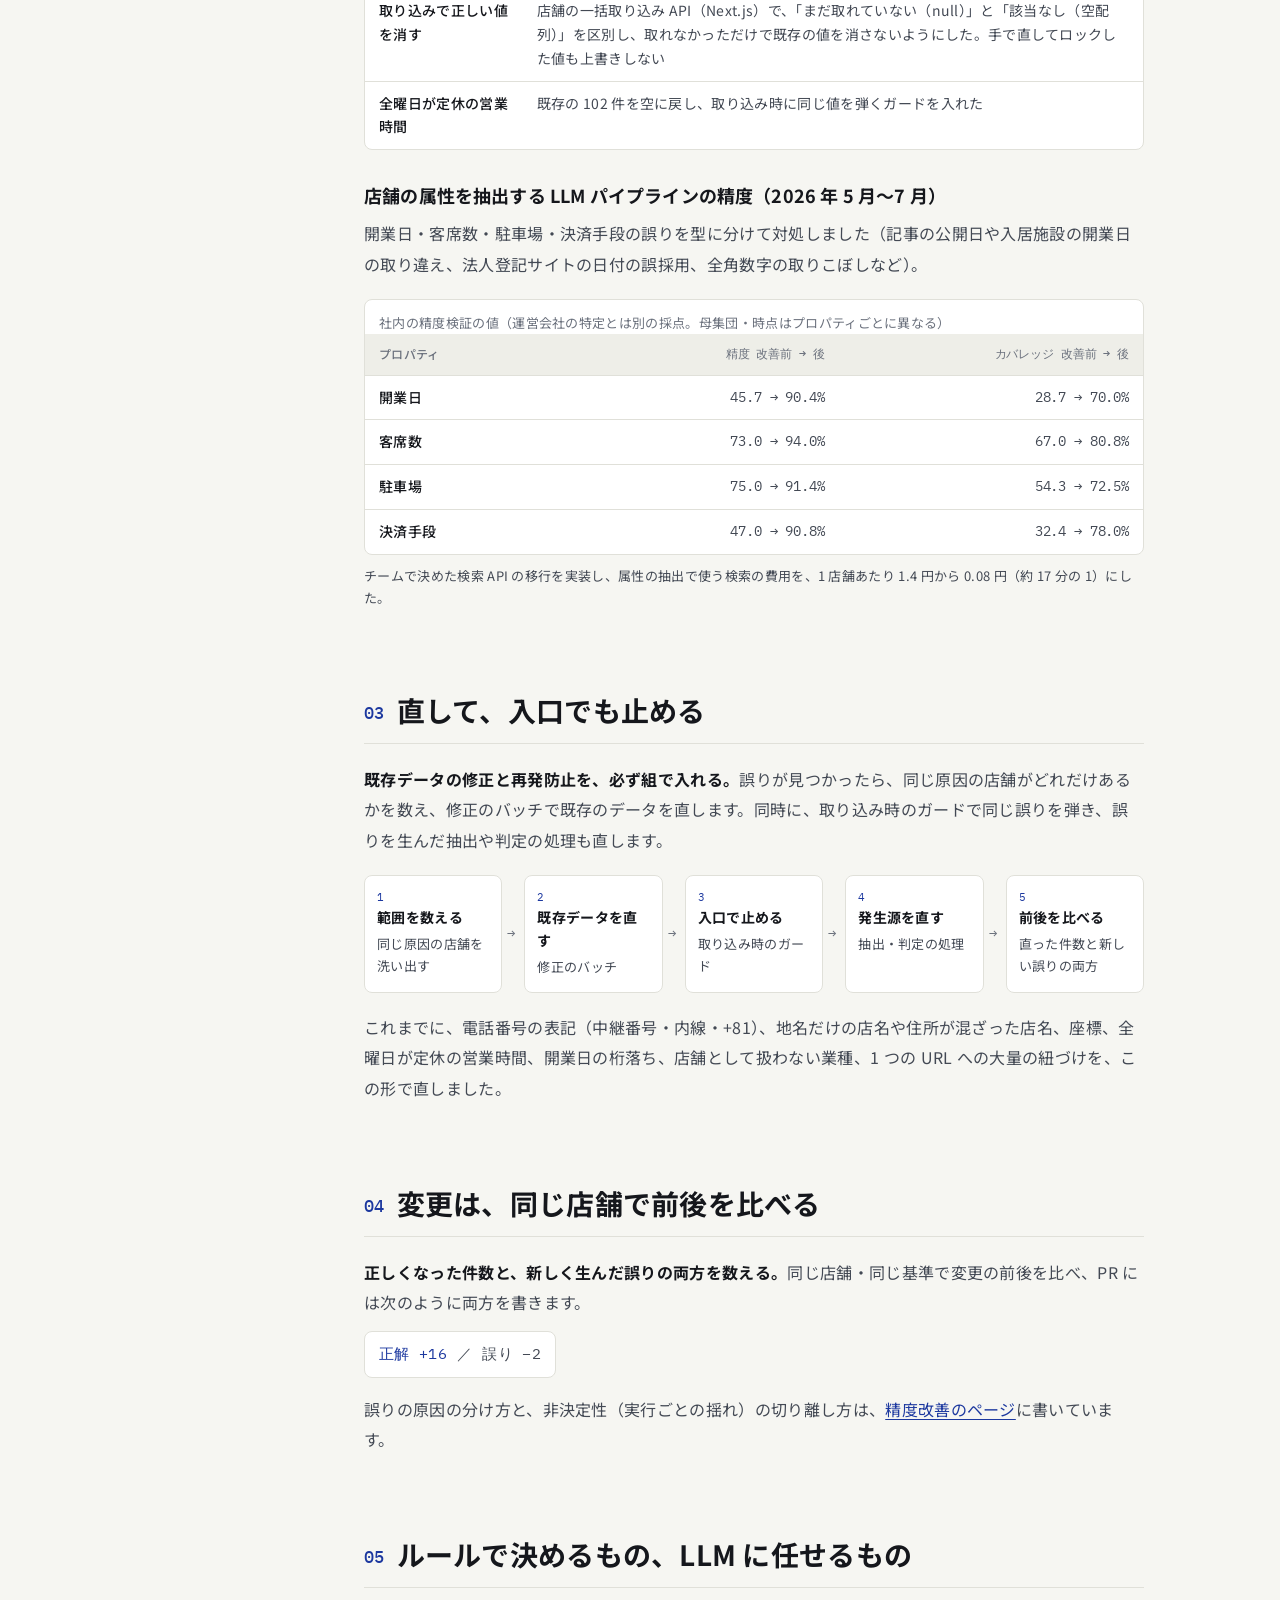
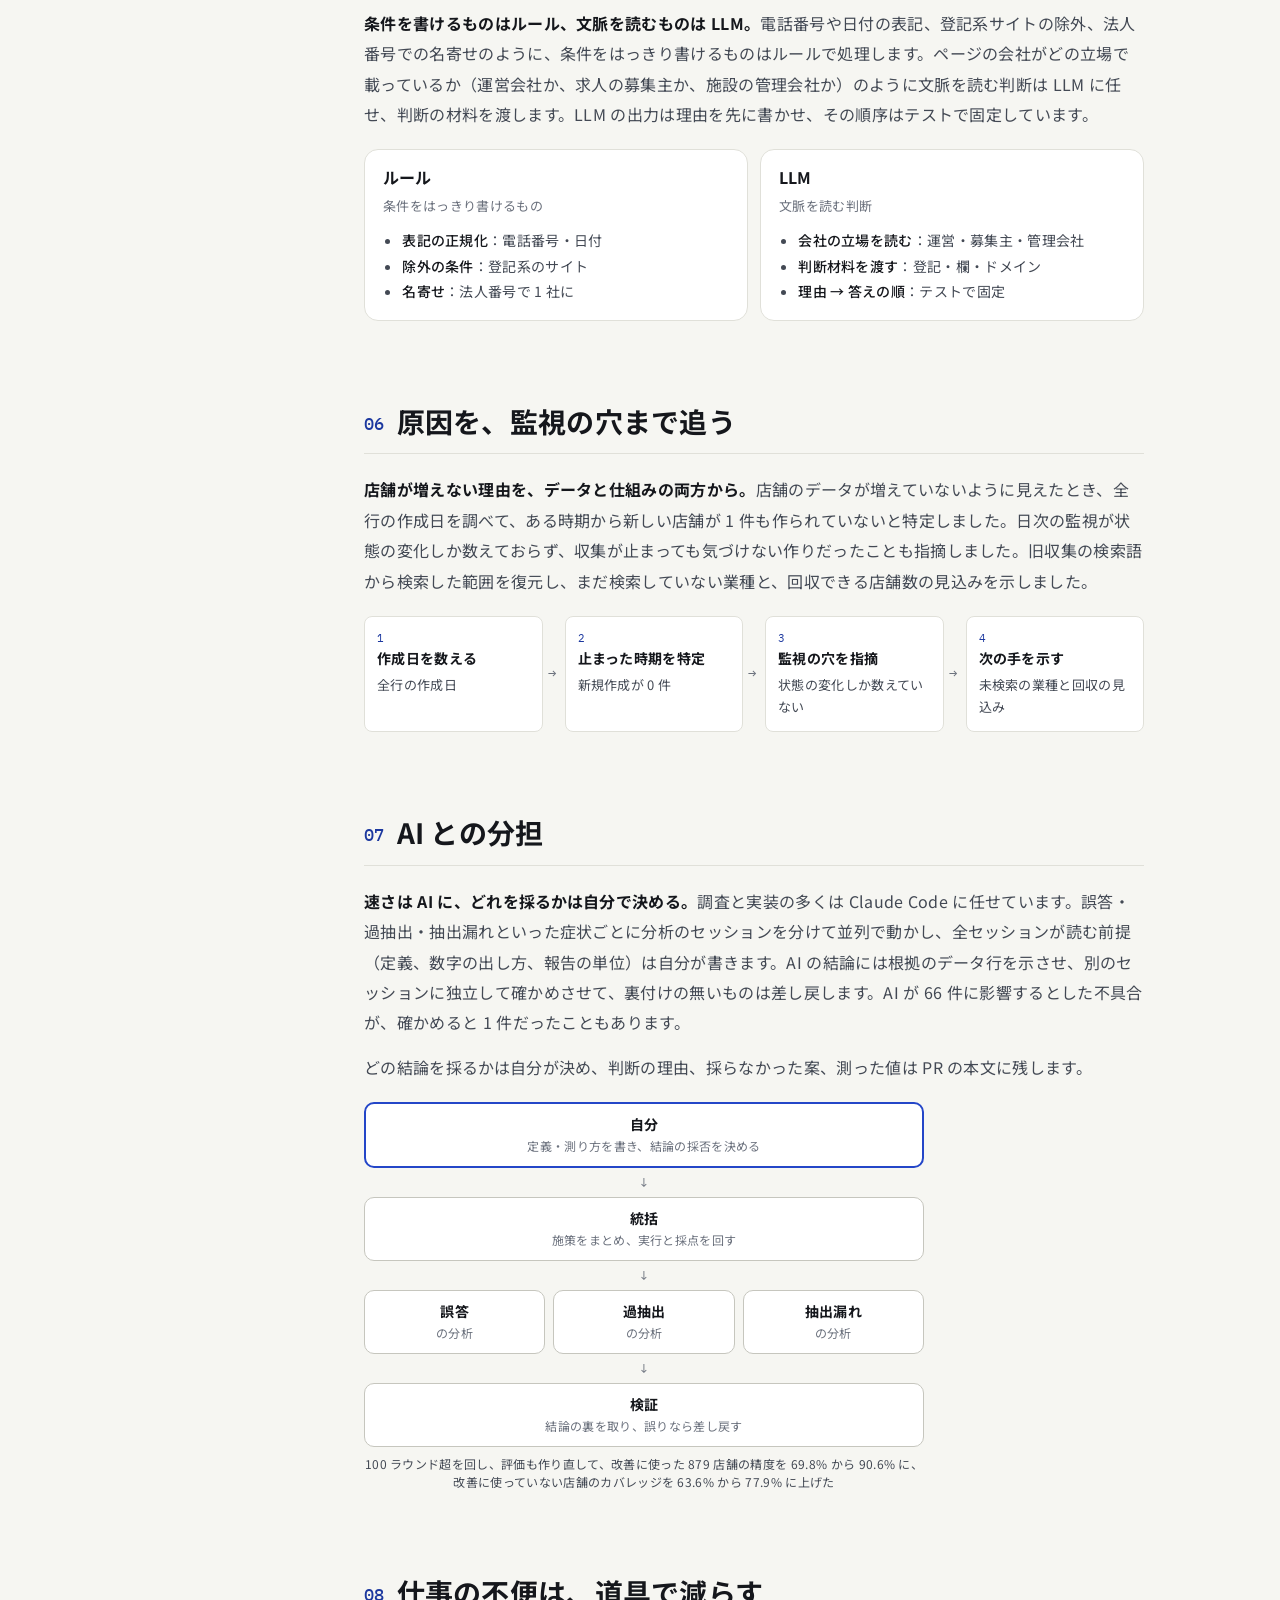
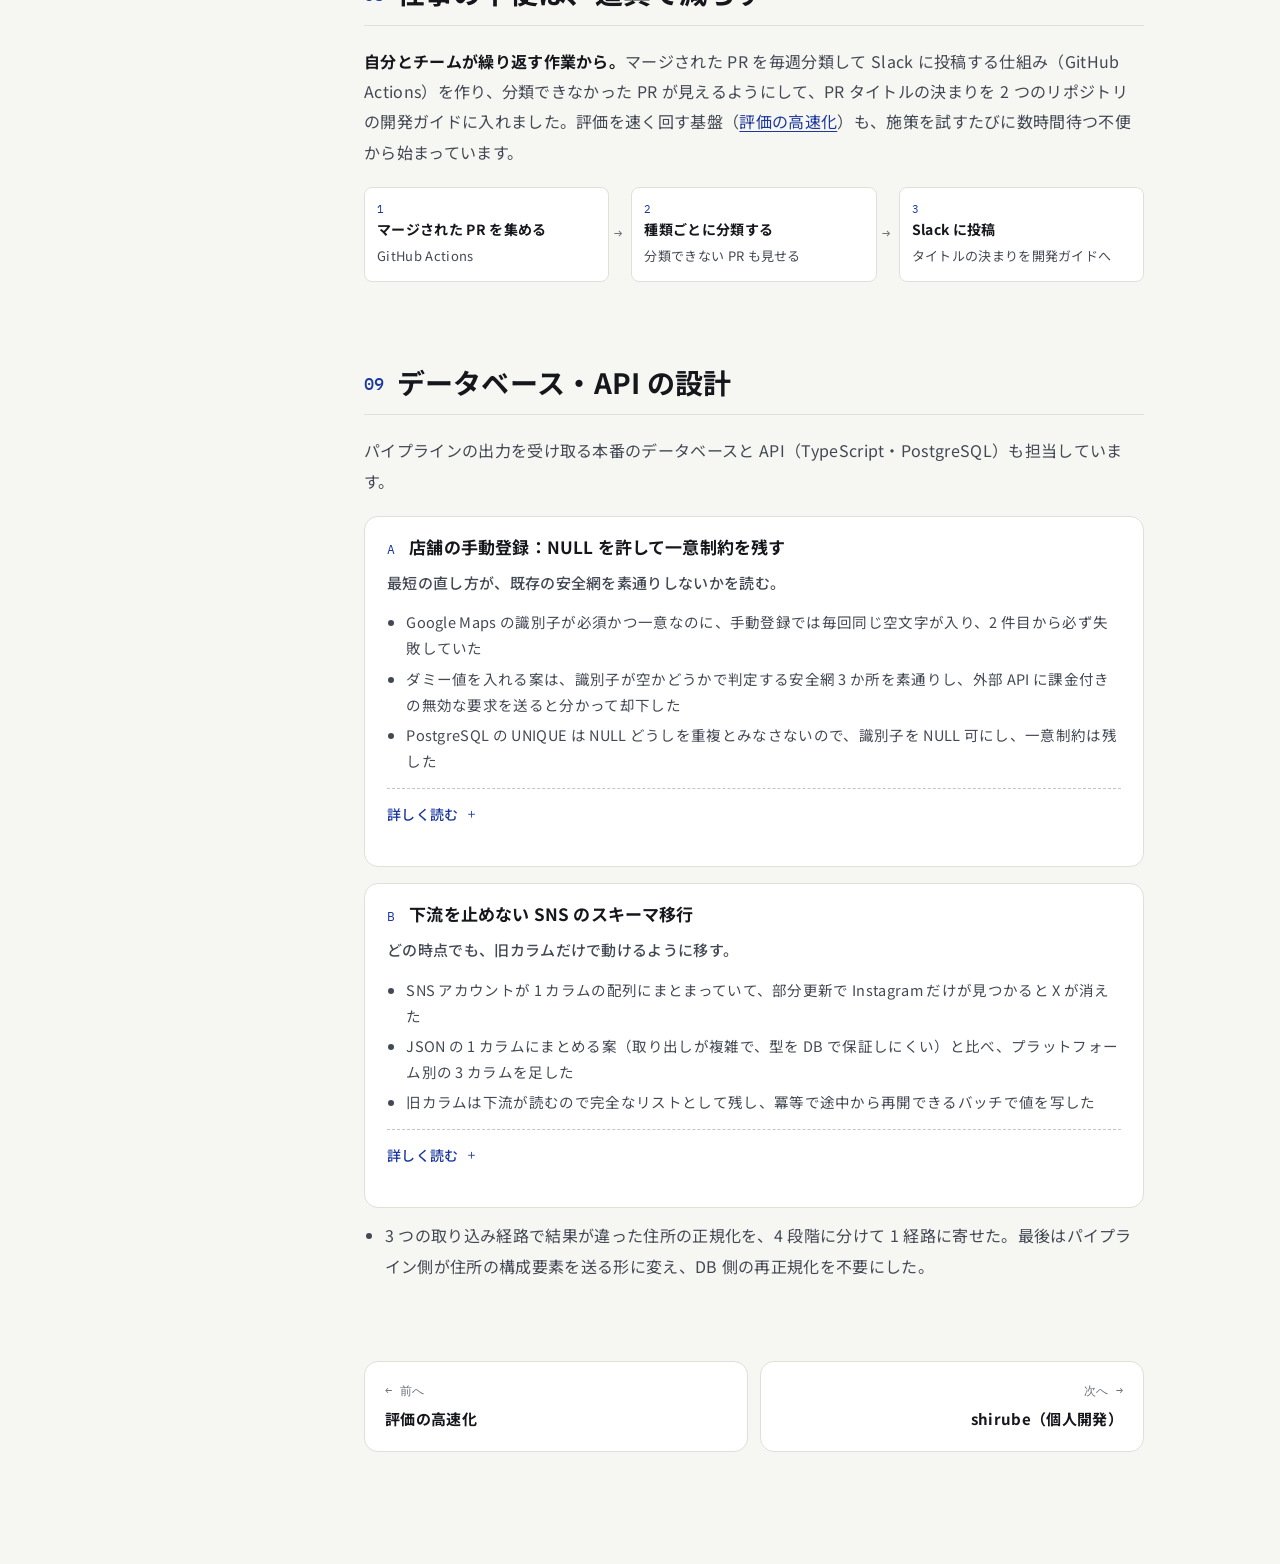
<file: workstyle.html>
<!doctype html>
<html lang="ja">
<head>
  <meta charset="utf-8">
  <meta name="viewport" content="width=device-width, initial-scale=1">
  <title>仕事の進め方 | 髙橋 浩樹</title>
  <meta name="description" content="仕事の進め方。数字で採否を決めて判断を残す。データの修正と再発防止を組で入れ、変更は同じ店舗で前後を比べる。ルールと LLM、AI と自分の分担。">
  <meta property="og:type" content="article">
  <meta property="og:title" content="仕事の進め方 | 髙橋 浩樹">
  <meta property="og:description" content="数字で採否を決めて判断を残す。データの誤りは直すだけでなく、同じ誤りを二度と入れない。">
  <link rel="alternate" hreflang="ja" href="https://h11roki.github.io/workstyle.html">
  <link rel="alternate" hreflang="en" href="https://h11roki.github.io/en/workstyle.html">
  <meta name="theme-color" content="#f6f6f2" media="(prefers-color-scheme: light)">
  <meta name="theme-color" content="#101216" media="(prefers-color-scheme: dark)">
  <link rel="icon" href="assets/favicon.svg" type="image/svg+xml">
  <link rel="preconnect" href="https://fonts.googleapis.com">
  <link rel="preconnect" href="https://fonts.gstatic.com" crossorigin>
  <link rel="stylesheet" href="https://fonts.googleapis.com/css2?family=IBM+Plex+Mono:wght@400;500&family=Noto+Sans+JP:wght@400;500;700&display=swap">
  <link rel="stylesheet" href="assets/style.css?v=20261110a">
  <script>document.documentElement.classList.add("js")</script>
  <script src="assets/main.js?v=20261110a" defer></script>
</head>
<body>
  <a class="skip-link" href="#main">本文へ移動</a>

  <header class="site-header">
    <div class="wrap">
      <a class="brand" href="index.html">髙橋 浩樹 <small>Hiroki Takahashi</small></a>
      <nav class="site-nav" aria-label="サイト内の移動">
        <ul>
          <li><a href="index.html">トップ</a></li>
          <li><a href="work.html">精度改善</a></li>
          <li><a href="eval.html">評価の高速化</a></li>
          <li><a href="workstyle.html" aria-current="page">仕事の進め方</a></li>
          <li><a href="shirube.html">shirube</a></li>
          <li><a href="tonari.html">となり</a></li>
          <li><a href="about.html">経歴・スキル</a></li>
          <li><a href="index.html#contact">連絡先</a></li>
          <li><a class="lang-switch" href="en/workstyle.html" lang="en" hreflang="en">EN</a></li>
        </ul>
      </nav>
    </div>
  </header>

  <main id="main">
    <div class="wrap">
      <div class="doc-hero">
        <p class="crumbs"><a href="index.html">トップ</a> / 仕事 / 仕事の進め方</p>
        <p class="eyebrow">京都のベンチャー企業 ・ 長期インターン ・ 個人開発</p>
        <h1>仕事の進め方</h1>
        <p class="lead">数字で採否を決め、判断を残す。データの誤りは直すだけでなく、同じ誤りを二度と入れない。インターンと個人開発で続けている進め方です。</p>
      </div>

      <div class="doc-layout">
        <nav class="toc" aria-label="このページの目次" data-spy>
          <p>目次</p>
          <ol>
            <li><a href="#principles">大切にしていること</a></li>
            <li><a href="#fixes">修正の例</a></li>
            <li><a href="#prevent">直して、入口でも止める</a></li>
            <li><a href="#compare">前後を比べる</a></li>
            <li><a href="#rules">ルールと LLM の分担</a></li>
            <li><a href="#monitoring">監視の穴まで追う</a></li>
            <li><a href="#ai">AI との分担</a></li>
            <li><a href="#tools">不便は道具で減らす</a></li>
            <li><a href="#database">データベース・API</a></li>
          </ol>
        </nav>

        <article class="doc">
          <section id="principles" aria-labelledby="h-principles">
            <h2 id="h-principles"><span class="idx">01</span>大切にしていること</h2>
            <p>LLM の出力はもっともらしく見えるので、感覚ではなく数字で採否を決めています。仕事でも個人開発でも同じ進め方です。</p>
            <div class="principles">
              <div class="principle reveal">
                <h3>測り方を、直す前に決める</h3>
                <p>改善を始める前に、評価データと比べる道具を作ります。採る条件は、測る前に書いておきます。</p>
                <p class="evidence"><b>shirube</b>　何も変えていない設定どうしでも「差あり」が名目の 2 倍出ると気づき、2 つの設定を交互に流して並べ替え検定で比べるように直した。</p>
              </div>
              <div class="principle reveal">
                <h3>数字が上がったときほど、疑う</h3>
                <p>改善に使ったデータで上がった数字は、本番の精度とは限りません。理由を説明できない改善は採りません。</p>
                <p class="evidence"><b>インターン</b>　自分が承認して入れた出典のない 14 行の対応表が、精度の約 2pt を作っていたので、数字が下がるのを承知で外した（<a href="work.html#challenges">精度改善の 04</a>）。</p>
              </div>
              <div class="principle reveal">
                <h3>自分の変更でも、測って戻す</h3>
                <p>増えた正解だけでなく、新しく生んだ誤りも数えて採否を決めます。</p>
                <p class="evidence"><b>インターン</b>　抽出漏れを減らそうと検索語を広げた自分の変更は、増えた正解より新しく生んだ誤りの方が多かったので、自分で戻した。</p>
              </div>
              <div class="principle reveal">
                <h3>判断を、文章で残す</h3>
                <p>設計の選択肢と、採らなかった理由を、実装より先に ADR（設計判断の記録）に書きます。</p>
                <p class="evidence"><b>shirube</b>　例：関係のない授業が増えるのを承知で、網羅を優先した判断（<a href="https://github.com/h11roki/Shirube/blob/main/docs/adr/0080-selection-coverage.md">ADR 0080</a>）。採らなかった改善 3 件も、数字と理由を残している。</p>
              </div>
            </div>
          </section>

          <section id="fixes" aria-labelledby="h-fixes">
            <h2 id="h-fixes"><span class="idx">02</span>修正の例</h2>
            <p>精度の改善だけでなく、本番の店舗データに入った誤りを直す仕事も担当しています。誤りを 1 件見つけたら、同じ原因の店舗を数えて直し、取り込みと生成の側でも同じ誤りが入らないようにします。</p>
            <div class="table-wrap">
              <table>
                <thead><tr><th scope="col">誤り</th><th scope="col">直したこと</th></tr></thead>
                <tbody>
                  <tr><th scope="row">開業日の取り違え</th><td>記事の公開日や商業施設の開業日を、店舗の開業日として取っていた。日付の要素を除き、施設の開業日を弾くガードと登記系サイトの除外を入れた（社内の精度検証で 45.7% → 90.4%）</td></tr>
                  <tr><th scope="row">取り込みで正しい値を消す</th><td>店舗の一括取り込み API（Next.js）で、「まだ取れていない（null）」と「該当なし（空配列）」を区別し、取れなかっただけで既存の値を消さないようにした。手で直してロックした値も上書きしない</td></tr>
                  <tr><th scope="row">全曜日が定休の営業時間</th><td>既存の 102 件を空に戻し、取り込み時に同じ値を弾くガードを入れた</td></tr>
                </tbody>
              </table>
            </div>

            <h3>店舗の属性を抽出する LLM パイプラインの精度（2026 年 5 月〜7 月）</h3>
            <p>開業日・客席数・駐車場・決済手段の誤りを型に分けて対処しました（記事の公開日や入居施設の開業日の取り違え、法人登記サイトの日付の誤採用、全角数字の取りこぼしなど）。</p>
            <div class="table-wrap">
              <table>
                <caption>社内の精度検証の値（運営会社の特定とは別の採点。母集団・時点はプロパティごとに異なる）</caption>
                <thead><tr><th scope="col">プロパティ</th><th scope="col" class="n">精度 改善前 → 後</th><th scope="col" class="n">カバレッジ 改善前 → 後</th></tr></thead>
                <tbody>
                  <tr><th scope="row">開業日</th><td class="n">45.7 → 90.4%</td><td class="n">28.7 → 70.0%</td></tr>
                  <tr><th scope="row">客席数</th><td class="n">73.0 → 94.0%</td><td class="n">67.0 → 80.8%</td></tr>
                  <tr><th scope="row">駐車場</th><td class="n">75.0 → 91.4%</td><td class="n">54.3 → 72.5%</td></tr>
                  <tr><th scope="row">決済手段</th><td class="n">47.0 → 90.8%</td><td class="n">32.4 → 78.0%</td></tr>
                </tbody>
              </table>
            </div>
            <p class="table-note">チームで決めた検索 API の移行を実装し、属性の抽出で使う検索の費用を、1 店舗あたり 1.4 円から 0.08 円（約 17 分の 1）にした。</p>
          </section>

          <section id="prevent" aria-labelledby="h-prevent">
            <h2 id="h-prevent"><span class="idx">03</span>直して、入口でも止める</h2>
            <p><strong>既存データの修正と再発防止を、必ず組で入れる。</strong>誤りが見つかったら、同じ原因の店舗がどれだけあるかを数え、修正のバッチで既存のデータを直します。同時に、取り込み時のガードで同じ誤りを弾き、誤りを生んだ抽出や判定の処理も直します。</p>
            <ol class="flow" style="--n:5" aria-label="修正と再発防止の流れ">
              <li><b>範囲を数える</b>同じ原因の店舗を洗い出す</li>
              <li><b>既存データを直す</b>修正のバッチ</li>
              <li><b>入口で止める</b>取り込み時のガード</li>
              <li><b>発生源を直す</b>抽出・判定の処理</li>
              <li><b>前後を比べる</b>直った件数と新しい誤りの両方</li>
            </ol>
            <p style="margin-top:1.2em">これまでに、電話番号の表記（中継番号・内線・+81）、地名だけの店名や住所が混ざった店名、座標、全曜日が定休の営業時間、開業日の桁落ち、店舗として扱わない業種、1 つの URL への大量の紐づけを、この形で直しました。</p>
          </section>

          <section id="compare" aria-labelledby="h-compare">
            <h2 id="h-compare"><span class="idx">04</span>変更は、同じ店舗で前後を比べる</h2>
            <p><strong>正しくなった件数と、新しく生んだ誤りの両方を数える。</strong>同じ店舗・同じ基準で変更の前後を比べ、PR には次のように両方を書きます。</p>
            <p class="diff-example" aria-label="PR に書く例：正解 プラス 16、誤り マイナス 2"><span class="plus">正解 +16</span><span>／</span><span class="minus">誤り −2</span></p>
            <p style="margin-top:1em">誤りの原因の分け方と、非決定性（実行ごとの揺れ）の切り離し方は、<a href="work.html#challenges">精度改善のページ</a>に書いています。</p>
          </section>

          <section id="rules" aria-labelledby="h-rules">
            <h2 id="h-rules"><span class="idx">05</span>ルールで決めるもの、LLM に任せるもの</h2>
            <p><strong>条件を書けるものはルール、文脈を読むものは LLM。</strong>電話番号や日付の表記、登記系サイトの除外、法人番号での名寄せのように、条件をはっきり書けるものはルールで処理します。ページの会社がどの立場で載っているか（運営会社か、求人の募集主か、施設の管理会社か）のように文脈を読む判断は LLM に任せ、判断の材料を渡します。LLM の出力は理由を先に書かせ、その順序はテストで固定しています。</p>
            <div class="compare">
              <div>
                <h3>ルール</h3>
                <p class="sub">条件をはっきり書けるもの</p>
                <ul>
                  <li><b>表記の正規化</b>：電話番号・日付</li>
                  <li><b>除外の条件</b>：登記系のサイト</li>
                  <li><b>名寄せ</b>：法人番号で 1 社に</li>
                </ul>
              </div>
              <div>
                <h3>LLM</h3>
                <p class="sub">文脈を読む判断</p>
                <ul>
                  <li><b>会社の立場を読む</b>：運営・募集主・管理会社</li>
                  <li><b>判断材料を渡す</b>：登記・欄・ドメイン</li>
                  <li><b>理由 → 答えの順</b>：テストで固定</li>
                </ul>
              </div>
            </div>
          </section>

          <section id="monitoring" aria-labelledby="h-monitoring">
            <h2 id="h-monitoring"><span class="idx">06</span>原因を、監視の穴まで追う</h2>
            <p><strong>店舗が増えない理由を、データと仕組みの両方から。</strong>店舗のデータが増えていないように見えたとき、全行の作成日を調べて、ある時期から新しい店舗が 1 件も作られていないと特定しました。日次の監視が状態の変化しか数えておらず、収集が止まっても気づけない作りだったことも指摘しました。旧収集の検索語から検索した範囲を復元し、まだ検索していない業種と、回収できる店舗数の見込みを示しました。</p>
            <ol class="flow" style="--n:4" aria-label="調べた順">
              <li><b>作成日を数える</b>全行の作成日</li>
              <li><b>止まった時期を特定</b>新規作成が 0 件</li>
              <li><b>監視の穴を指摘</b>状態の変化しか数えていない</li>
              <li><b>次の手を示す</b>未検索の業種と回収の見込み</li>
            </ol>
          </section>

          <section id="ai" aria-labelledby="h-ai">
            <h2 id="h-ai"><span class="idx">07</span>AI との分担</h2>
            <p><strong>速さは AI に、どれを採るかは自分で決める。</strong>調査と実装の多くは Claude Code に任せています。誤答・過抽出・抽出漏れといった症状ごとに分析のセッションを分けて並列で動かし、全セッションが読む前提（定義、数字の出し方、報告の単位）は自分が書きます。AI の結論には根拠のデータ行を示させ、別のセッションに独立して確かめさせて、裏付けの無いものは差し戻します。AI が 66 件に影響するとした不具合が、確かめると 1 件だったこともあります。</p>
            <p>どの結論を採るかは自分が決め、判断の理由、採らなかった案、測った値は PR の本文に残します。</p>
            <div class="org-chart" role="img" aria-label="自分が定義と測り方を書き、統括セッションが施策をまとめ、誤答・過抽出・抽出漏れを分析する 3 つのセッションに分け、検証セッションが結論の裏を取って誤りなら差し戻す体制の図">
              <div class="org-node is-me"><b>自分</b><span>定義・測り方を書き、結論の採否を決める</span></div>
              <span class="org-arrow" aria-hidden="true">↓</span>
              <div class="org-node"><b>統括</b><span>施策をまとめ、実行と採点を回す</span></div>
              <span class="org-arrow" aria-hidden="true">↓</span>
              <div class="org-row">
                <div class="org-node"><b>誤答</b><span>の分析</span></div>
                <div class="org-node"><b>過抽出</b><span>の分析</span></div>
                <div class="org-node"><b>抽出漏れ</b><span>の分析</span></div>
              </div>
              <span class="org-arrow" aria-hidden="true">↓</span>
              <div class="org-node"><b>検証</b><span>結論の裏を取り、誤りなら差し戻す</span></div>
              <p class="org-loop">100 ラウンド超を回し、評価も作り直して、改善に使った 879 店舗の精度を 69.8% から 90.6% に、改善に使っていない店舗のカバレッジを 63.6% から 77.9% に上げた</p>
            </div>
          </section>

          <section id="tools" aria-labelledby="h-tools">
            <h2 id="h-tools"><span class="idx">08</span>仕事の不便は、道具で減らす</h2>
            <p><strong>自分とチームが繰り返す作業から。</strong>マージされた PR を毎週分類して Slack に投稿する仕組み（GitHub Actions）を作り、分類できなかった PR が見えるようにして、PR タイトルの決まりを 2 つのリポジトリの開発ガイドに入れました。評価を速く回す基盤（<a href="eval.html">評価の高速化</a>）も、施策を試すたびに数時間待つ不便から始まっています。</p>
            <ol class="flow" style="--n:3" aria-label="週次の PR まとめ">
              <li><b>マージされた PR を集める</b>GitHub Actions</li>
              <li><b>種類ごとに分類する</b>分類できない PR も見せる</li>
              <li><b>Slack に投稿</b>タイトルの決まりを開発ガイドへ</li>
            </ol>
          </section>

          <section id="database" aria-labelledby="h-database">
            <h2 id="h-database"><span class="idx">09</span>データベース・API の設計</h2>
            <p>パイプラインの出力を受け取る本番のデータベースと API（TypeScript・PostgreSQL）も担当しています。</p>

            <div class="case">
              <div class="case-head"><span class="idx">A</span><h3>店舗の手動登録：NULL を許して一意制約を残す</h3></div>
              <p class="case-catch">最短の直し方が、既存の安全網を素通りしないかを読む。</p>
              <ul class="points">
                <li>Google Maps の識別子が必須かつ一意なのに、手動登録では毎回同じ空文字が入り、2 件目から必ず失敗していた</li>
                <li>ダミー値を入れる案は、識別子が空かどうかで判定する安全網 3 か所を素通りし、外部 API に課金付きの無効な要求を送ると分かって却下した</li>
                <li>PostgreSQL の UNIQUE は NULL どうしを重複とみなさないので、識別子を NULL 可にし、一意制約は残した</li>
              </ul>
              <details>
                <summary>詳しく読む</summary>
                <dl>
                  <dt>工夫</dt>
                  <dd>パイプライン側の入力の型が識別子を必須とし、未知のキーを拒否していたので、デプロイの順序をパイプライン → DB に固定し、5 本の PR に分けた。重複登録の検出は、数百万行に部分一致用の索引を新たに保つより、同じ店名での再申請を既存の索引が効く完全一致（入力を全角・半角の 2 通りにして照合）で拾う方が安いと判断した。</dd>
                </dl>
              </details>
            </div>

            <div class="case">
              <div class="case-head"><span class="idx">B</span><h3>下流を止めない SNS のスキーマ移行</h3></div>
              <p class="case-catch">どの時点でも、旧カラムだけで動けるように移す。</p>
              <ul class="points">
                <li>SNS アカウントが 1 カラムの配列にまとまっていて、部分更新で Instagram だけが見つかると X が消えた</li>
                <li>JSON の 1 カラムにまとめる案（取り出しが複雑で、型を DB で保証しにくい）と比べ、プラットフォーム別の 3 カラムを足した</li>
                <li>旧カラムは下流が読むので完全なリストとして残し、冪等で途中から再開できるバッチで値を写した</li>
              </ul>
              <details>
                <summary>詳しく読む</summary>
                <dl>
                  <dt>課題</dt>
                  <dd>ロックと取得元の URL も SNS 全体で 1 つしか持てず、手で直した値が別の SNS の更新と一緒に上書きされた。</dd>
                  <dt>工夫</dt>
                  <dd>値を写すバッチ → 管理画面 → 検証ツール → 製造側の順に読み書き先を移した（expand / contract）。分類のドメイン判定も部分一致から末尾一致に直し、誤分類されていた 1,826 件の URL を是正した。</dd>
                </dl>
              </details>
            </div>

            <ul class="bullets">
              <li>3 つの取り込み経路で結果が違った住所の正規化を、4 段階に分けて 1 経路に寄せた。最後はパイプライン側が住所の構成要素を送る形に変え、DB 側の再正規化を不要にした。</li>
            </ul>
          </section>

          <nav class="doc-next" aria-label="ほかのページ">
            <a href="eval.html"><small>← 前へ</small><b>評価の高速化</b></a>
            <a class="is-next" href="shirube.html"><small>次へ →</small><b>shirube（個人開発）</b></a>
          </nav>
        </article>
      </div>
    </div>
  </main>

</body>
</html>
</file>
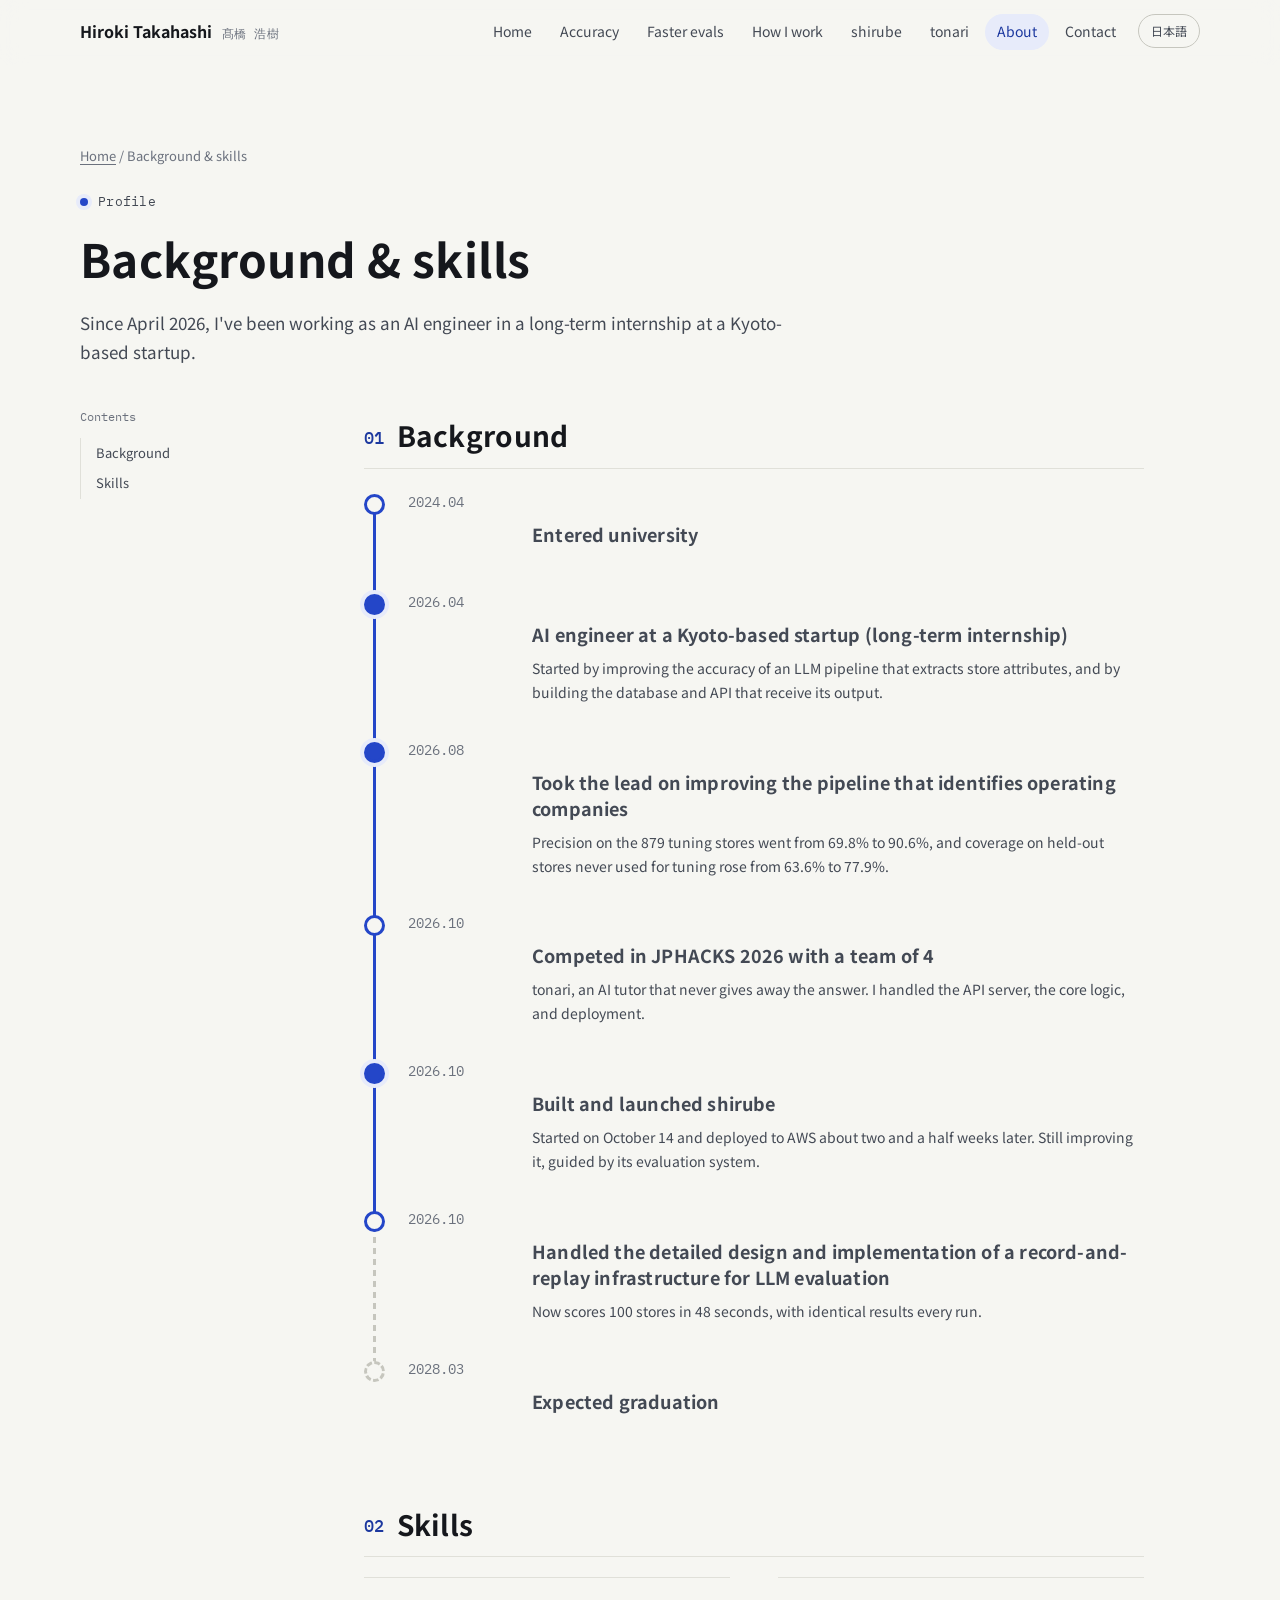
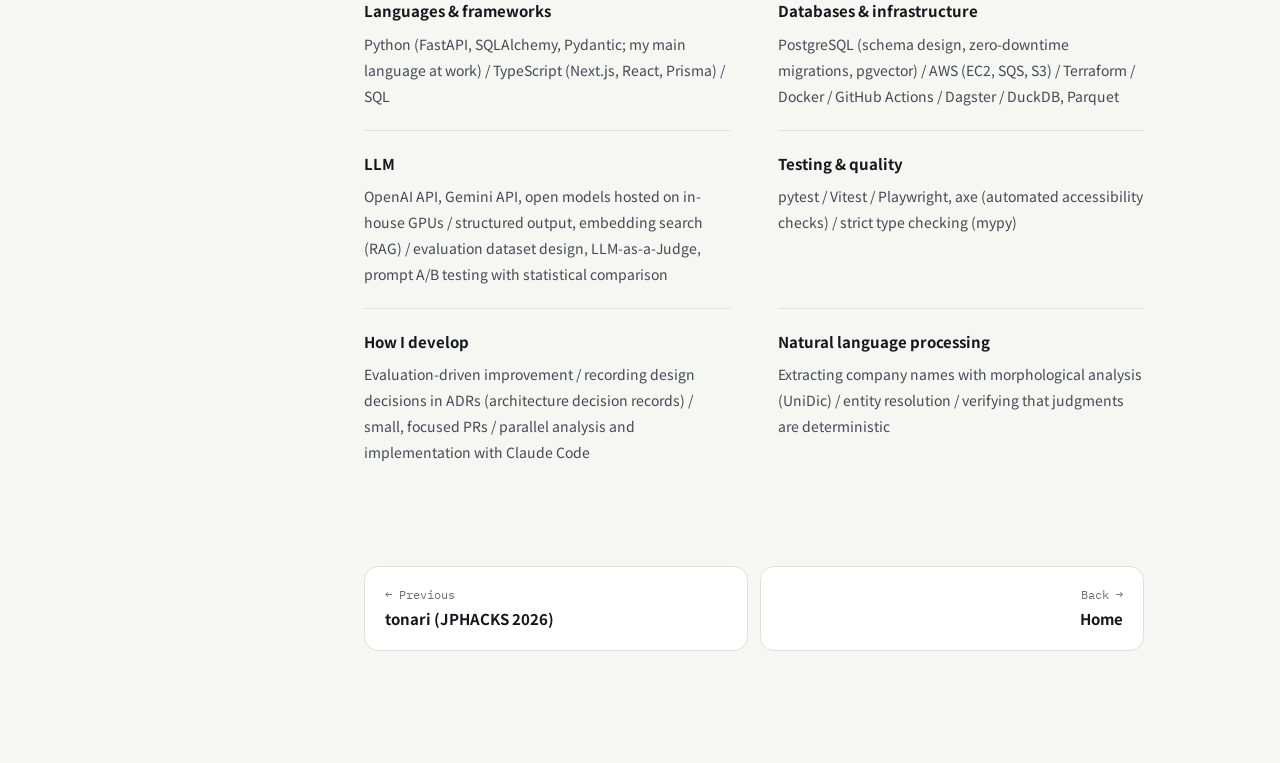
<file: en/about.html>
<!doctype html>
<html lang="en">
<head>
  <meta charset="utf-8">
  <meta name="viewport" content="width=device-width, initial-scale=1">
  <title>Background &amp; skills | Hiroki Takahashi</title>
  <meta name="description" content="Hiroki Takahashi's background and skills. AI engineer (long-term internship) at a Kyoto-based startup.">
  <meta property="og:type" content="article">
  <meta property="og:title" content="Background &amp; skills | Hiroki Takahashi">
  <meta property="og:description" content="My path so far and the technologies I use.">
  <link rel="alternate" hreflang="ja" href="https://h11roki.github.io/about.html">
  <link rel="alternate" hreflang="en" href="https://h11roki.github.io/en/about.html">
  <meta name="theme-color" content="#f6f6f2" media="(prefers-color-scheme: light)">
  <meta name="theme-color" content="#101216" media="(prefers-color-scheme: dark)">
  <link rel="icon" href="../assets/favicon.svg" type="image/svg+xml">
  <link rel="preconnect" href="https://fonts.googleapis.com">
  <link rel="preconnect" href="https://fonts.gstatic.com" crossorigin>
  <link rel="stylesheet" href="https://fonts.googleapis.com/css2?family=IBM+Plex+Mono:wght@400;500&family=Noto+Sans+JP:wght@400;500;700&display=swap">
  <link rel="stylesheet" href="../assets/style.css?v=20261110a">
  <script>document.documentElement.classList.add("js")</script>
  <script src="../assets/main.js?v=20261110a" defer></script>
</head>
<body>
  <a class="skip-link" href="#main">Skip to content</a>

  <header class="site-header">
    <div class="wrap">
      <a class="brand" href="index.html">Hiroki Takahashi <small>髙橋 浩樹</small></a>
      <nav class="site-nav" aria-label="Site navigation">
        <ul>
          <li><a href="index.html">Home</a></li>
          <li><a href="work.html">Accuracy</a></li>
          <li><a href="eval.html">Faster evals</a></li>
          <li><a href="workstyle.html">How I work</a></li>
          <li><a href="shirube.html">shirube</a></li>
          <li><a href="tonari.html">tonari</a></li>
          <li><a href="about.html" aria-current="page">About</a></li>
          <li><a href="index.html#contact">Contact</a></li>
          <li><a class="lang-switch" href="../about.html" lang="ja" hreflang="ja">日本語</a></li>
        </ul>
      </nav>
    </div>
  </header>

  <main id="main">
    <div class="wrap">
      <div class="doc-hero">
        <p class="crumbs"><a href="index.html">Home</a> / Background &amp; skills</p>
        <p class="eyebrow">Profile</p>
        <h1>Background &amp; skills</h1>
        <p class="lead">Since April 2026, I've been working as an AI engineer in a long-term internship at a Kyoto-based startup.</p>
      </div>

      <div class="doc-layout">
        <nav class="toc" aria-label="On this page" data-spy>
          <p>Contents</p>
          <ol>
            <li><a href="#history">Background</a></li>
            <li><a href="#skills">Skills</a></li>
          </ol>
        </nav>

        <article class="doc">
          <section id="history" aria-labelledby="h-history">
            <h2 id="h-history"><span class="idx">01</span>Background</h2>
            <ol class="route reveal">
              <li>
                <span class="route-date">2024.04</span>
                <div>
                  <h3>Entered university</h3>
                </div>
              </li>
              <li class="is-major">
                <span class="route-date">2026.04</span>
                <div>
                  <h3>AI engineer at a Kyoto-based startup (long-term internship)</h3>
                  <p>Started by improving the accuracy of an LLM pipeline that extracts store attributes, and by building the database and API that receive its output.</p>
                </div>
              </li>
              <li class="is-major">
                <span class="route-date">2026.08</span>
                <div>
                  <h3>Took the lead on improving the pipeline that identifies operating companies</h3>
                  <p>Precision on the 879 tuning stores went from 69.8% to 90.6%, and coverage on held-out stores never used for tuning rose from 63.6% to 77.9%.</p>
                </div>
              </li>
              <li>
                <span class="route-date">2026.10</span>
                <div>
                  <h3>Competed in JPHACKS 2026 with a team of 4</h3>
                  <p>tonari, an AI tutor that never gives away the answer. I handled the API server, the core logic, and deployment.</p>
                </div>
              </li>
              <li class="is-major">
                <span class="route-date">2026.10</span>
                <div>
                  <h3>Built and launched shirube</h3>
                  <p>Started on October 14 and deployed to AWS about two and a half weeks later. Still improving it, guided by its evaluation system.</p>
                </div>
              </li>
              <li>
                <span class="route-date">2026.10</span>
                <div>
                  <h3>Handled the detailed design and implementation of a record-and-replay infrastructure for LLM evaluation</h3>
                  <p>Now scores 100 stores in 48 seconds, with identical results every run.</p>
                </div>
              </li>
              <li class="is-future">
                <span class="route-date">2028.03</span>
                <div>
                  <h3>Expected graduation</h3>
                </div>
              </li>
            </ol>
          </section>

          <section id="skills" aria-labelledby="h-skills">
            <h2 id="h-skills"><span class="idx">02</span>Skills</h2>
            <dl class="skills reveal">
              <div class="skill">
                <dt>Languages &amp; frameworks</dt>
                <dd>Python (FastAPI, SQLAlchemy, Pydantic; my main language at work) / TypeScript (Next.js, React, Prisma) / SQL</dd>
              </div>
              <div class="skill">
                <dt>Databases &amp; infrastructure</dt>
                <dd>PostgreSQL (schema design, zero-downtime migrations, pgvector) / AWS (EC2, SQS, S3) / Terraform / Docker / GitHub Actions / Dagster / DuckDB, Parquet</dd>
              </div>
              <div class="skill">
                <dt>LLM</dt>
                <dd>OpenAI API, Gemini API, open models hosted on in-house GPUs / structured output, embedding search (RAG) / evaluation dataset design, LLM-as-a-Judge, prompt A/B testing with statistical comparison</dd>
              </div>
              <div class="skill">
                <dt>Testing &amp; quality</dt>
                <dd>pytest / Vitest / Playwright, axe (automated accessibility checks) / strict type checking (mypy)</dd>
              </div>
              <div class="skill">
                <dt>How I develop</dt>
                <dd>Evaluation-driven improvement / recording design decisions in ADRs (architecture decision records) / small, focused PRs / parallel analysis and implementation with Claude Code</dd>
              </div>
              <div class="skill">
                <dt>Natural language processing</dt>
                <dd>Extracting company names with morphological analysis (UniDic) / entity resolution / verifying that judgments are deterministic</dd>
              </div>
            </dl>
          </section>

          <nav class="doc-next" aria-label="More pages">
            <a href="tonari.html"><small>← Previous</small><b>tonari (JPHACKS 2026)</b></a>
            <a class="is-next" href="index.html"><small>Back →</small><b>Home</b></a>
          </nav>
        </article>
      </div>
    </div>
  </main>

</body>
</html>
</file>
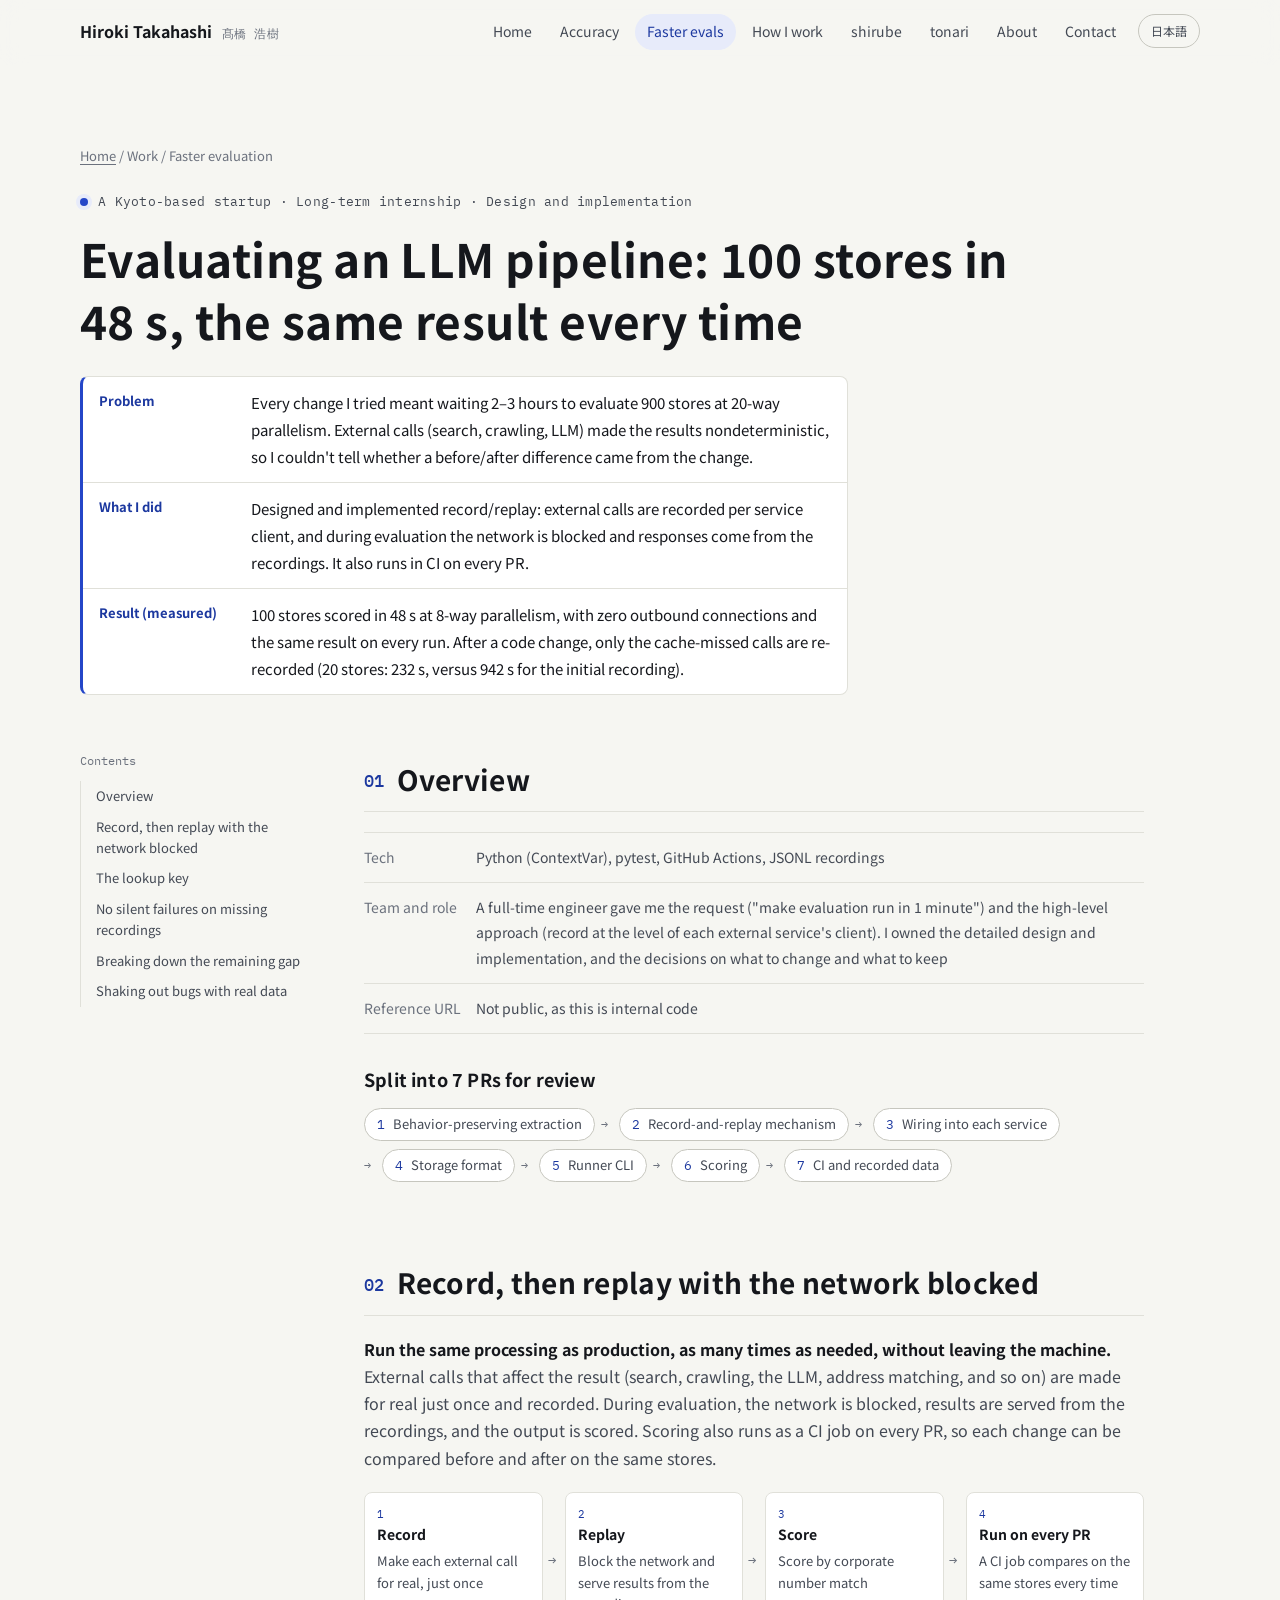
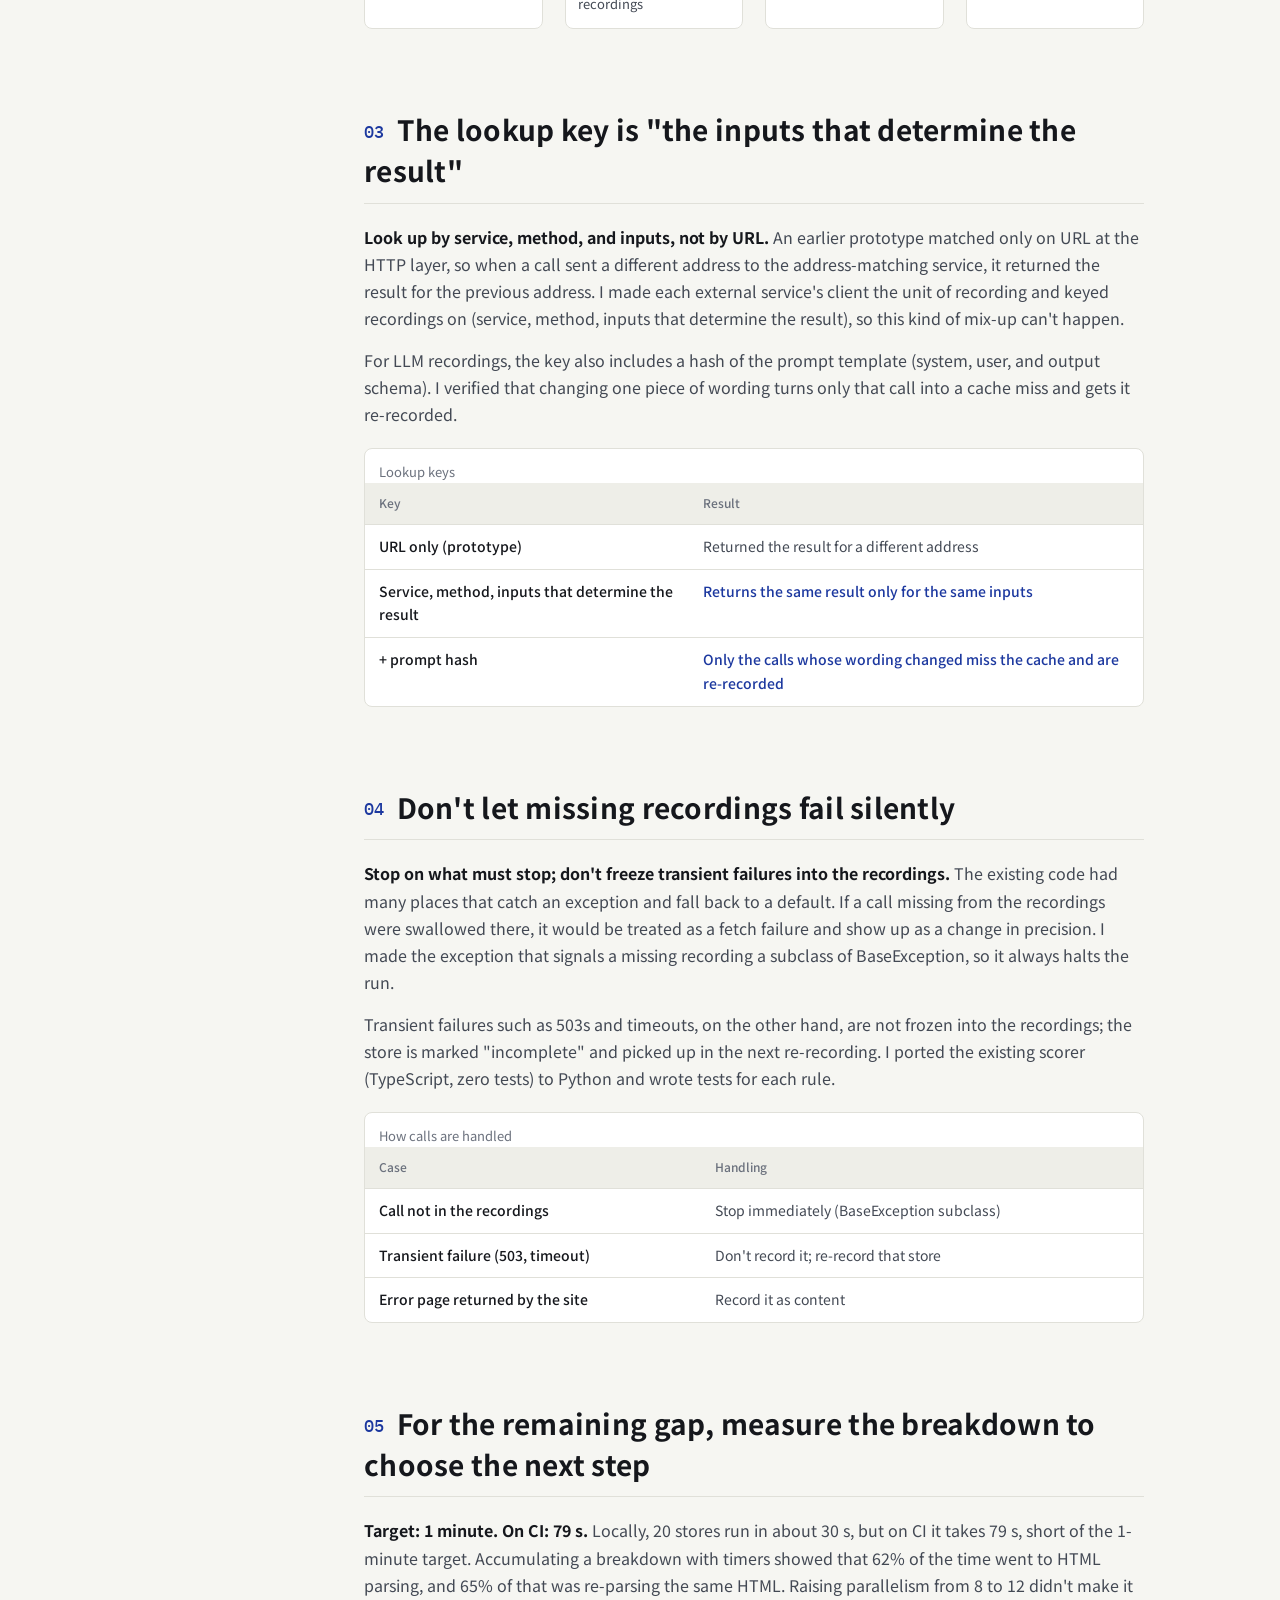
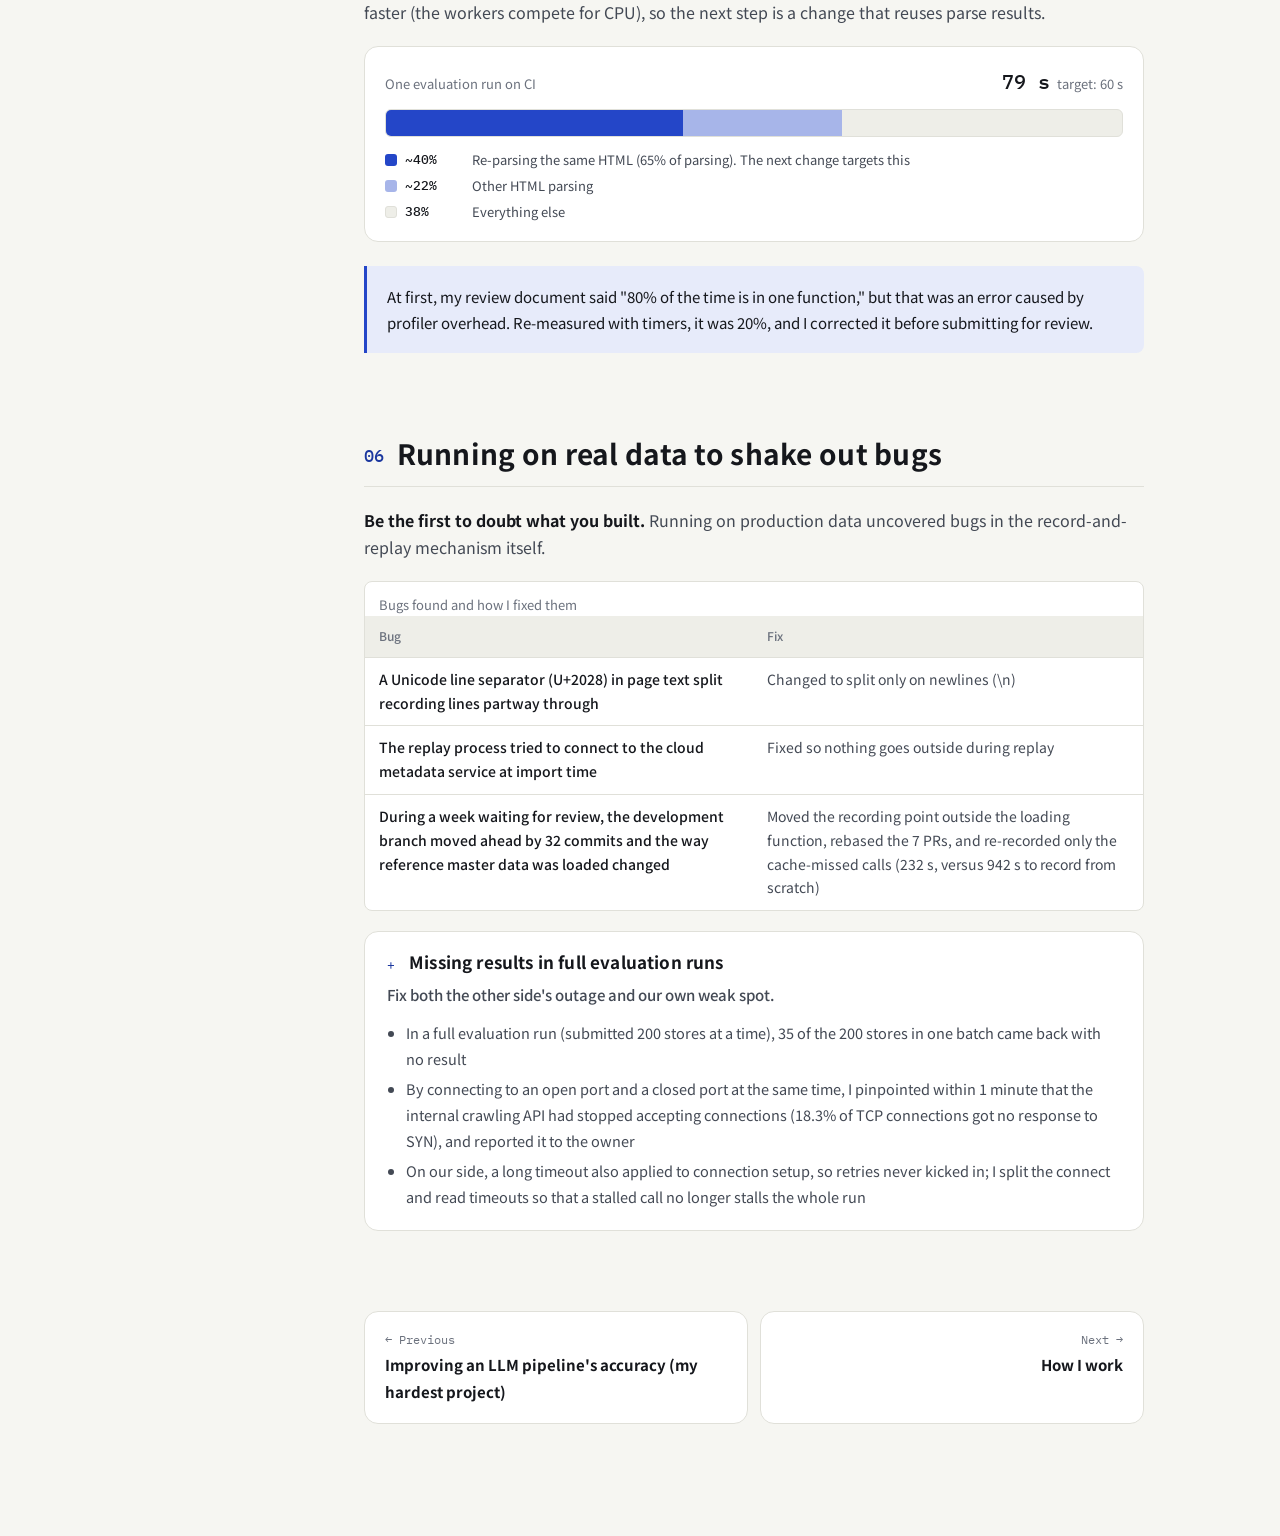
<file: en/eval.html>
<!doctype html>
<html lang="en">
<head>
  <meta charset="utf-8">
  <meta name="viewport" content="width=device-width, initial-scale=1">
  <title>Faster evaluation: Scoring an LLM pipeline on 100 stores in 48 s, with the same result every time | Hiroki Takahashi</title>
  <meta name="description" content="By recording and replaying external calls, I made an LLM pipeline's evaluation run without touching the network and with the same result every time. 100 stores scored in 48 s (measured).">
  <meta property="og:type" content="article">
  <meta property="og:title" content="Faster evaluation | Hiroki Takahashi">
  <meta property="og:description" content="Recording and replaying external calls to score an LLM pipeline on 100 stores in 48 s, with the same result every time.">
  <link rel="alternate" hreflang="ja" href="https://h11roki.github.io/eval.html">
  <link rel="alternate" hreflang="en" href="https://h11roki.github.io/en/eval.html">
  <meta name="theme-color" content="#f6f6f2" media="(prefers-color-scheme: light)">
  <meta name="theme-color" content="#101216" media="(prefers-color-scheme: dark)">
  <link rel="icon" href="../assets/favicon.svg" type="image/svg+xml">
  <link rel="preconnect" href="https://fonts.googleapis.com">
  <link rel="preconnect" href="https://fonts.gstatic.com" crossorigin>
  <link rel="stylesheet" href="https://fonts.googleapis.com/css2?family=IBM+Plex+Mono:wght@400;500&family=Noto+Sans+JP:wght@400;500;700&display=swap">
  <link rel="stylesheet" href="../assets/style.css?v=20261110a">
  <script>document.documentElement.classList.add("js")</script>
  <script src="../assets/main.js?v=20261110a" defer></script>
</head>
<body>
  <a class="skip-link" href="#main">Skip to content</a>

  <header class="site-header">
    <div class="wrap">
      <a class="brand" href="index.html">Hiroki Takahashi <small>髙橋 浩樹</small></a>
      <nav class="site-nav" aria-label="Site navigation">
        <ul>
          <li><a href="index.html">Home</a></li>
          <li><a href="work.html">Accuracy</a></li>
          <li><a href="eval.html" aria-current="page">Faster evals</a></li>
          <li><a href="workstyle.html">How I work</a></li>
          <li><a href="shirube.html">shirube</a></li>
          <li><a href="tonari.html">tonari</a></li>
          <li><a href="about.html">About</a></li>
          <li><a href="index.html#contact">Contact</a></li>
          <li><a class="lang-switch" href="../eval.html" lang="ja" hreflang="ja">日本語</a></li>
        </ul>
      </nav>
    </div>
  </header>

  <main id="main">
    <div class="wrap">
      <div class="doc-hero">
        <p class="crumbs"><a href="index.html">Home</a> / Work / Faster evaluation</p>
        <p class="eyebrow">A Kyoto-based startup · Long-term internship · Design and implementation</p>
        <h1>Evaluating an LLM pipeline: 100 stores in 48&nbsp;s, the same result every time</h1>
        <dl class="tldr" aria-label="Summary in three lines">
          <div><dt>Problem</dt><dd>Every change I tried meant waiting 2–3 hours to evaluate 900 stores at 20-way parallelism. External calls (search, crawling, LLM) made the results nondeterministic, so I couldn't tell whether a before/after difference came from the change.</dd></div>
          <div><dt>What I did</dt><dd>Designed and implemented record/replay: external calls are recorded per service client, and during evaluation the network is blocked and responses come from the recordings. It also runs in CI on every PR.</dd></div>
          <div><dt>Result (measured)</dt><dd>100 stores scored in 48 s at 8-way parallelism, with zero outbound connections and the same result on every run. After a code change, only the cache-missed calls are re-recorded (20 stores: 232 s, versus 942 s for the initial recording).</dd></div>
        </dl>
      </div>

      <div class="doc-layout">
        <nav class="toc" aria-label="On this page" data-spy>
          <p>Contents</p>
          <ol>
            <li><a href="#overview">Overview</a></li>
            <li><a href="#replay">Record, then replay with the network blocked</a></li>
            <li><a href="#key">The lookup key</a></li>
            <li><a href="#missing">No silent failures on missing recordings</a></li>
            <li><a href="#breakdown">Breaking down the remaining gap</a></li>
            <li><a href="#bugs">Shaking out bugs with real data</a></li>
          </ol>
        </nav>

        <article class="doc">
          <section id="overview" aria-labelledby="h-overview">
            <h2 id="h-overview"><span class="idx">01</span>Overview</h2>
            <dl class="facts">
              <dt>Tech</dt>
              <dd>Python (ContextVar), pytest, GitHub Actions, JSONL recordings</dd>
              <dt>Team and role</dt>
              <dd>A full-time engineer gave me the request ("make evaluation run in 1 minute") and the high-level approach (record at the level of each external service's client). I owned the detailed design and implementation, and the decisions on what to change and what to keep</dd>
              <dt>Reference URL</dt>
              <dd>Not public, as this is internal code</dd>
            </dl>
            <h3>Split into 7 PRs for review</h3>
            <ol class="steps-inline" aria-label="How the PRs were split">
              <li>Behavior-preserving extraction</li>
              <li>Record-and-replay mechanism</li>
              <li>Wiring into each service</li>
              <li>Storage format</li>
              <li>Runner CLI</li>
              <li>Scoring</li>
              <li>CI and recorded data</li>
            </ol>
          </section>

          <section id="replay" aria-labelledby="h-replay">
            <h2 id="h-replay"><span class="idx">02</span>Record, then replay with the network blocked</h2>
            <p><strong>Run the same processing as production, as many times as needed, without leaving the machine.</strong> External calls that affect the result (search, crawling, the LLM, address matching, and so on) are made for real just once and recorded. During evaluation, the network is blocked, results are served from the recordings, and the output is scored. Scoring also runs as a CI job on every PR, so each change can be compared before and after on the same stores.</p>
            <ol class="flow" style="--n:4" aria-label="Evaluation flow">
              <li><b>Record</b>Make each external call for real, just once</li>
              <li><b>Replay</b>Block the network and serve results from the recordings</li>
              <li><b>Score</b>Score by corporate number match</li>
              <li><b>Run on every PR</b>A CI job compares on the same stores every time</li>
            </ol>
          </section>

          <section id="key" aria-labelledby="h-key">
            <h2 id="h-key"><span class="idx">03</span>The lookup key is "the inputs that determine the result"</h2>
            <p><strong>Look up by service, method, and inputs, not by URL.</strong> An earlier prototype matched only on URL at the HTTP layer, so when a call sent a different address to the address-matching service, it returned the result for the previous address. I made each external service's client the unit of recording and keyed recordings on (service, method, inputs that determine the result), so this kind of mix-up can't happen.</p>
            <p>For LLM recordings, the key also includes a hash of the prompt template (system, user, and output schema). I verified that changing one piece of wording turns only that call into a cache miss and gets it re-recorded.</p>
            <div class="table-wrap">
              <table>
                <caption>Lookup keys</caption>
                <thead><tr><th scope="col">Key</th><th scope="col">Result</th></tr></thead>
                <tbody>
                  <tr><th scope="row">URL only (prototype)</th><td>Returned the result for a different address</td></tr>
                  <tr><th scope="row">Service, method, inputs that determine the result</th><td class="good">Returns the same result only for the same inputs</td></tr>
                  <tr><th scope="row">+ prompt hash</th><td class="good">Only the calls whose wording changed miss the cache and are re-recorded</td></tr>
                </tbody>
              </table>
            </div>
          </section>

          <section id="missing" aria-labelledby="h-missing">
            <h2 id="h-missing"><span class="idx">04</span>Don't let missing recordings fail silently</h2>
            <p><strong>Stop on what must stop; don't freeze transient failures into the recordings.</strong> The existing code had many places that catch an exception and fall back to a default. If a call missing from the recordings were swallowed there, it would be treated as a fetch failure and show up as a change in precision. I made the exception that signals a missing recording a subclass of BaseException, so it always halts the run.</p>
            <p>Transient failures such as 503s and timeouts, on the other hand, are not frozen into the recordings; the store is marked "incomplete" and picked up in the next re-recording. I ported the existing scorer (TypeScript, zero tests) to Python and wrote tests for each rule.</p>
            <div class="table-wrap">
              <table>
                <caption>How calls are handled</caption>
                <thead><tr><th scope="col">Case</th><th scope="col">Handling</th></tr></thead>
                <tbody>
                  <tr><th scope="row">Call not in the recordings</th><td>Stop immediately (BaseException subclass)</td></tr>
                  <tr><th scope="row">Transient failure (503, timeout)</th><td>Don't record it; re-record that store</td></tr>
                  <tr><th scope="row">Error page returned by the site</th><td>Record it as content</td></tr>
                </tbody>
              </table>
            </div>
          </section>

          <section id="breakdown" aria-labelledby="h-breakdown">
            <h2 id="h-breakdown"><span class="idx">05</span>For the remaining gap, measure the breakdown to choose the next step</h2>
            <p><strong>Target: 1 minute. On CI: 79 s.</strong> Locally, 20 stores run in about 30 s, but on CI it takes 79 s, short of the 1-minute target. Accumulating a breakdown with timers showed that 62% of the time went to HTML parsing, and 65% of that was re-parsing the same HTML. Raising parallelism from 8 to 12 didn't make it faster (the workers compete for CPU), so the next step is a change that reuses parse results.</p>
            <div class="breakdown" role="img" aria-label="Breakdown of the 79 s on CI: HTML parsing is 62%, and 65% of that (about 40% of the total) is re-parsing the same HTML">
              <div class="breakdown-head"><span>One evaluation run on CI</span><span><b>79 s</b>&ensp;target: 60 s</span></div>
              <div class="breakdown-bar" aria-hidden="true">
                <span class="seg-reparse" style="width:40.3%"></span>
                <span class="seg-parse" style="width:21.7%"></span>
              </div>
              <ul class="breakdown-legend" aria-hidden="true">
                <li><i style="background:var(--accent)"></i><b>~40%</b>Re-parsing the same HTML (65% of parsing). The next change targets this</li>
                <li><i style="background:color-mix(in srgb, var(--accent) 40%, var(--bg-elev))"></i><b>~22%</b>Other HTML parsing</li>
                <li><i style="background:var(--bg-sunken);border:1px solid var(--line)"></i><b>38%</b>Everything else</li>
              </ul>
            </div>
            <div class="callout">
              <p>At first, my review document said "80% of the time is in one function," but that was an error caused by profiler overhead. Re-measured with timers, it was 20%, and I corrected it before submitting for review.</p>
            </div>
          </section>

          <section id="bugs" aria-labelledby="h-bugs">
            <h2 id="h-bugs"><span class="idx">06</span>Running on real data to shake out bugs</h2>
            <p><strong>Be the first to doubt what you built.</strong> Running on production data uncovered bugs in the record-and-replay mechanism itself.</p>
            <div class="table-wrap">
              <table>
                <caption>Bugs found and how I fixed them</caption>
                <thead><tr><th scope="col">Bug</th><th scope="col">Fix</th></tr></thead>
                <tbody>
                  <tr><th scope="row">A Unicode line separator (U+2028) in page text split recording lines partway through</th><td>Changed to split only on newlines (\n)</td></tr>
                  <tr><th scope="row">The replay process tried to connect to the cloud metadata service at import time</th><td>Fixed so nothing goes outside during replay</td></tr>
                  <tr><th scope="row">During a week waiting for review, the development branch moved ahead by 32 commits and the way reference master data was loaded changed</th><td>Moved the recording point outside the loading function, rebased the 7 PRs, and re-recorded only the cache-missed calls (232 s, versus 942 s to record from scratch)</td></tr>
                </tbody>
              </table>
            </div>

            <div class="case">
              <div class="case-head"><span class="idx">+</span><h3>Missing results in full evaluation runs</h3></div>
              <p class="case-catch">Fix both the other side's outage and our own weak spot.</p>
              <ul class="points">
                <li>In a full evaluation run (submitted 200 stores at a time), 35 of the 200 stores in one batch came back with no result</li>
                <li>By connecting to an open port and a closed port at the same time, I pinpointed within 1 minute that the internal crawling API had stopped accepting connections (18.3% of TCP connections got no response to SYN), and reported it to the owner</li>
                <li>On our side, a long timeout also applied to connection setup, so retries never kicked in; I split the connect and read timeouts so that a stalled call no longer stalls the whole run</li>
              </ul>
            </div>
          </section>

          <nav class="doc-next" aria-label="More pages">
            <a href="work.html"><small>← Previous</small><b>Improving an LLM pipeline's accuracy (my hardest project)</b></a>
            <a class="is-next" href="workstyle.html"><small>Next →</small><b>How I work</b></a>
          </nav>
        </article>
      </div>
    </div>
  </main>

</body>
</html>
</file>
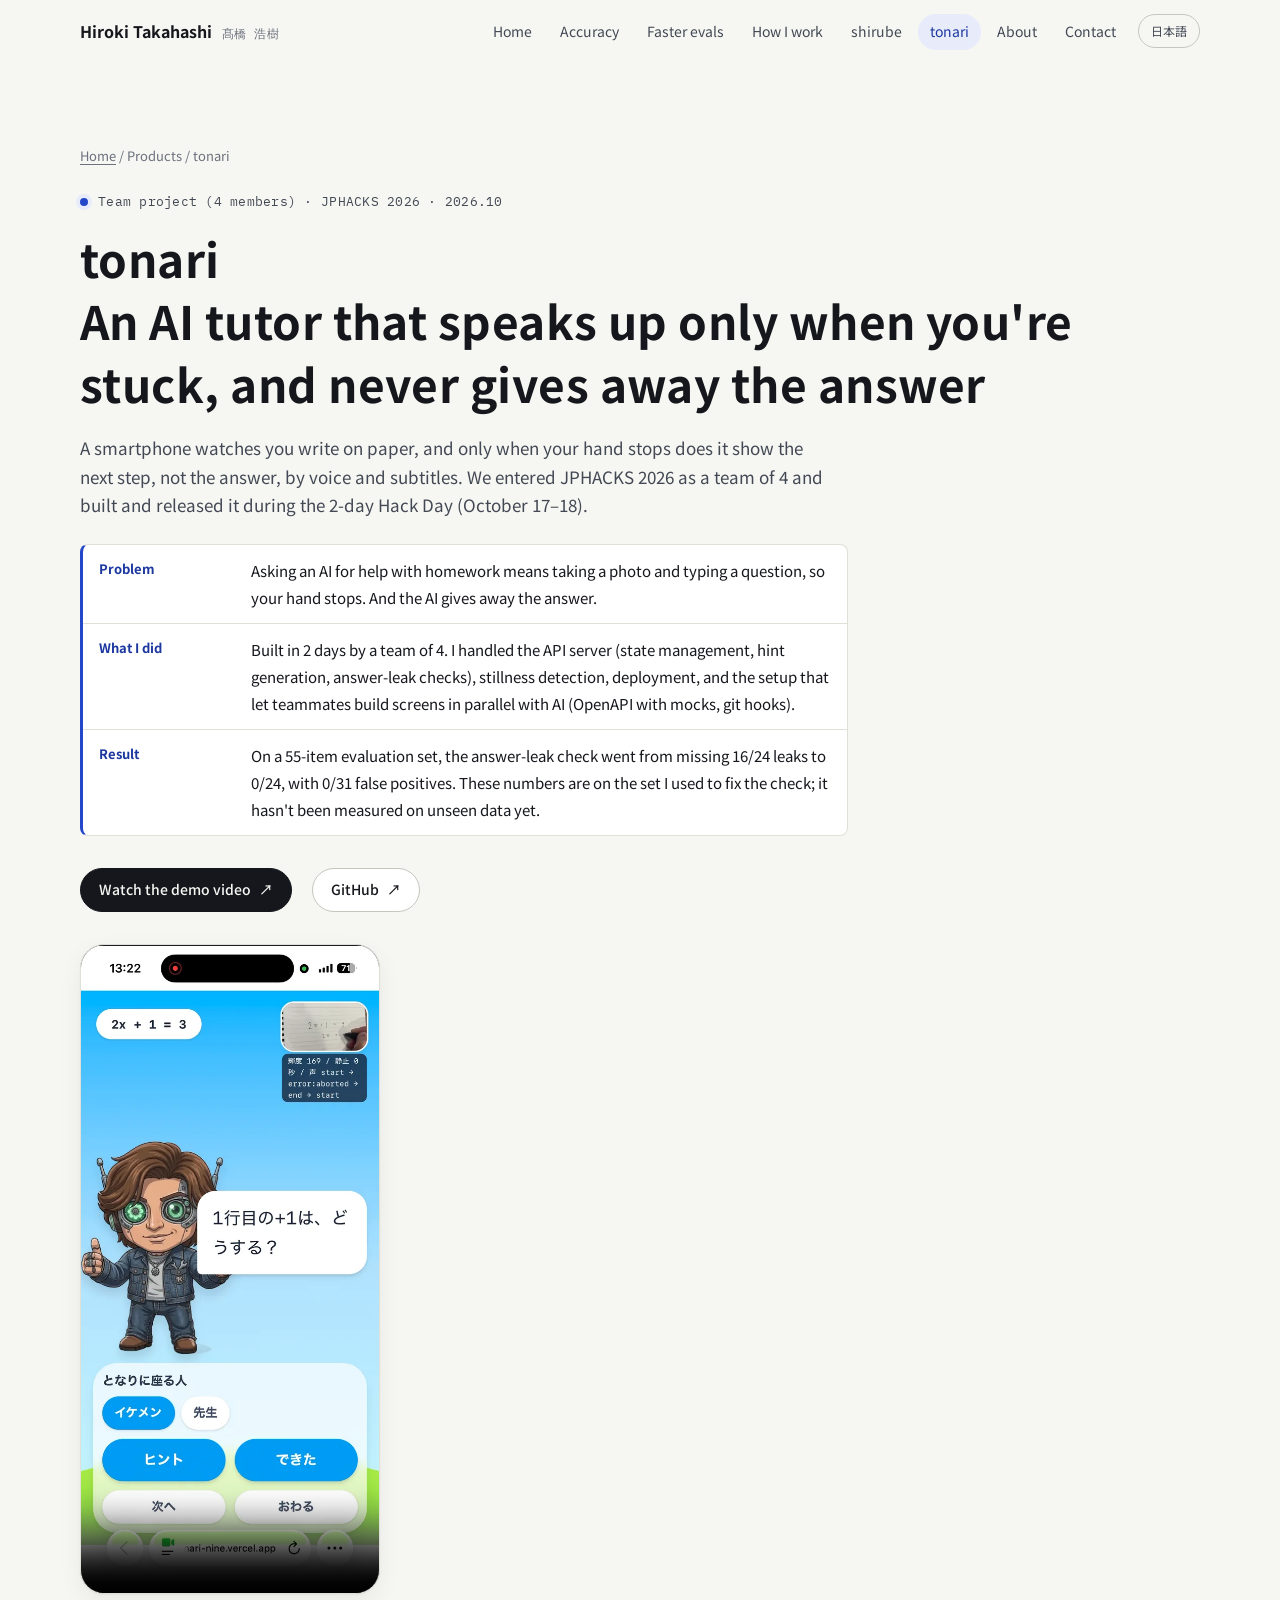
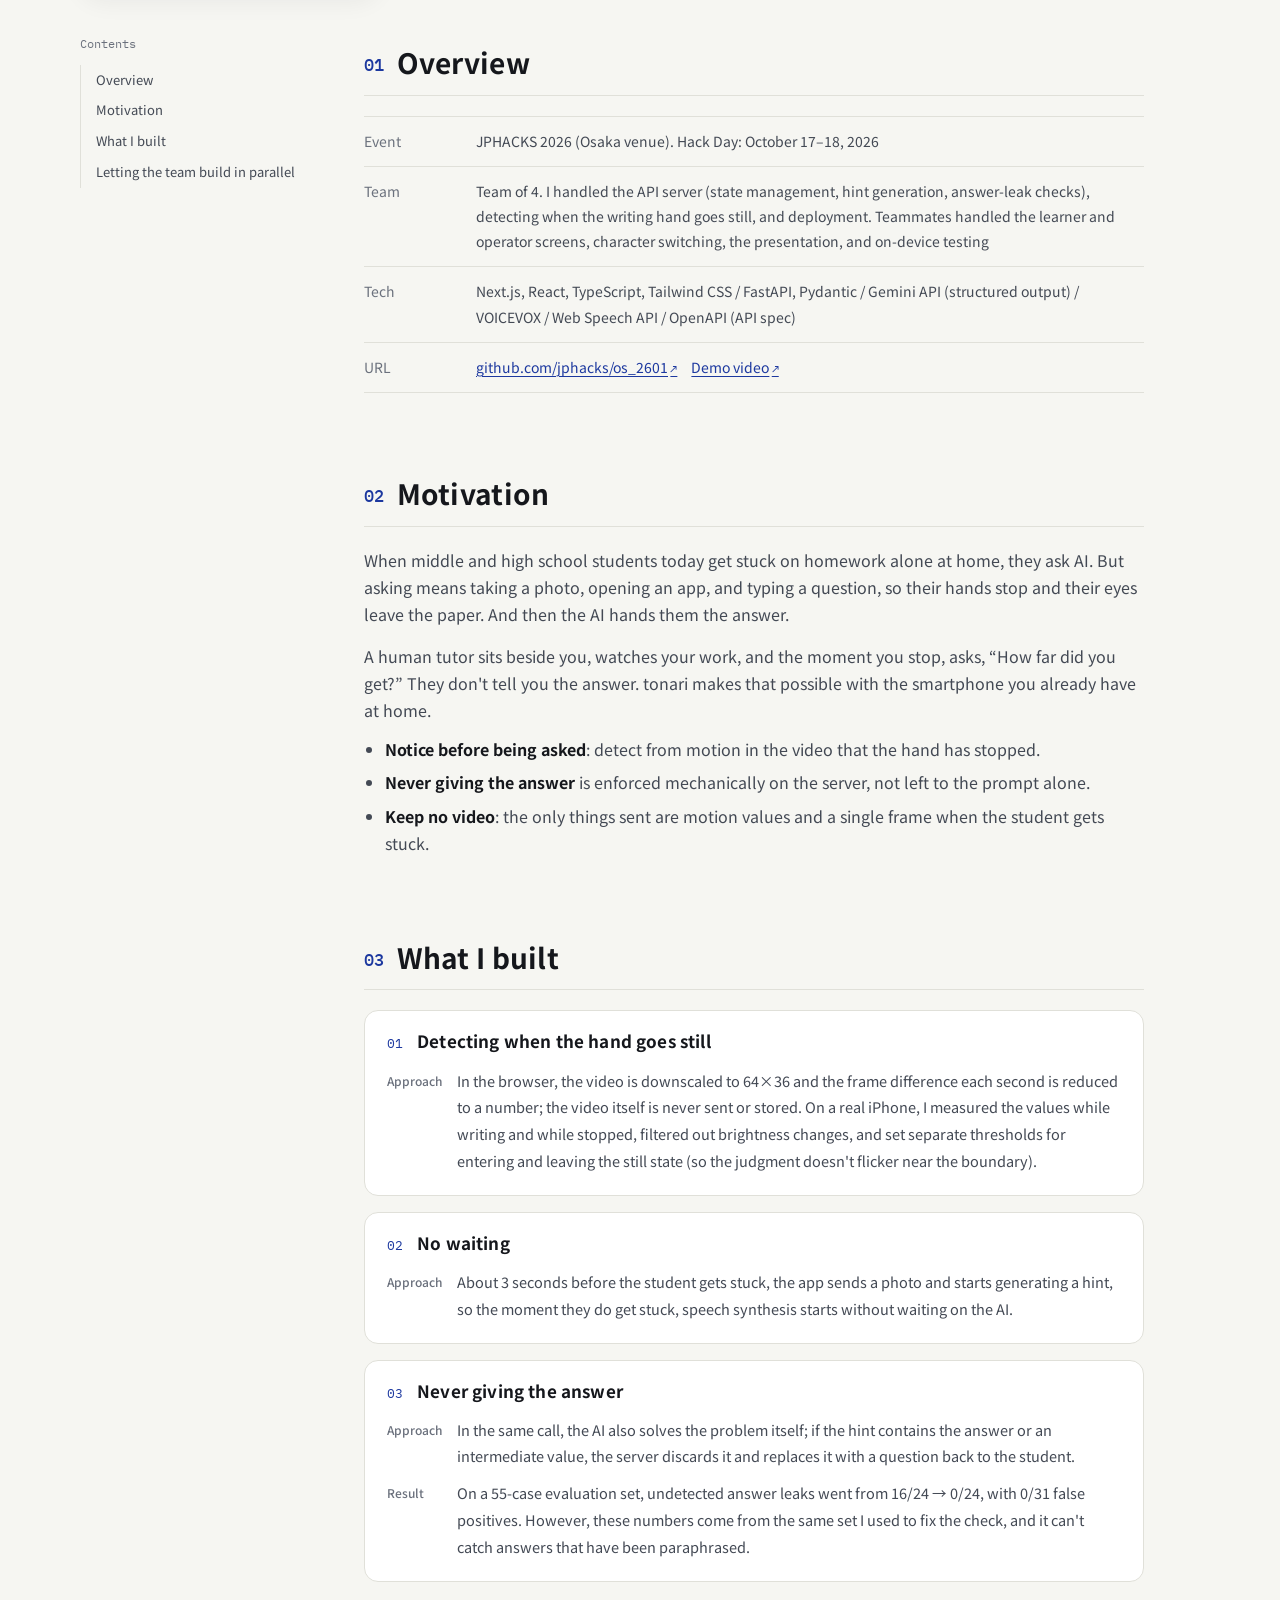
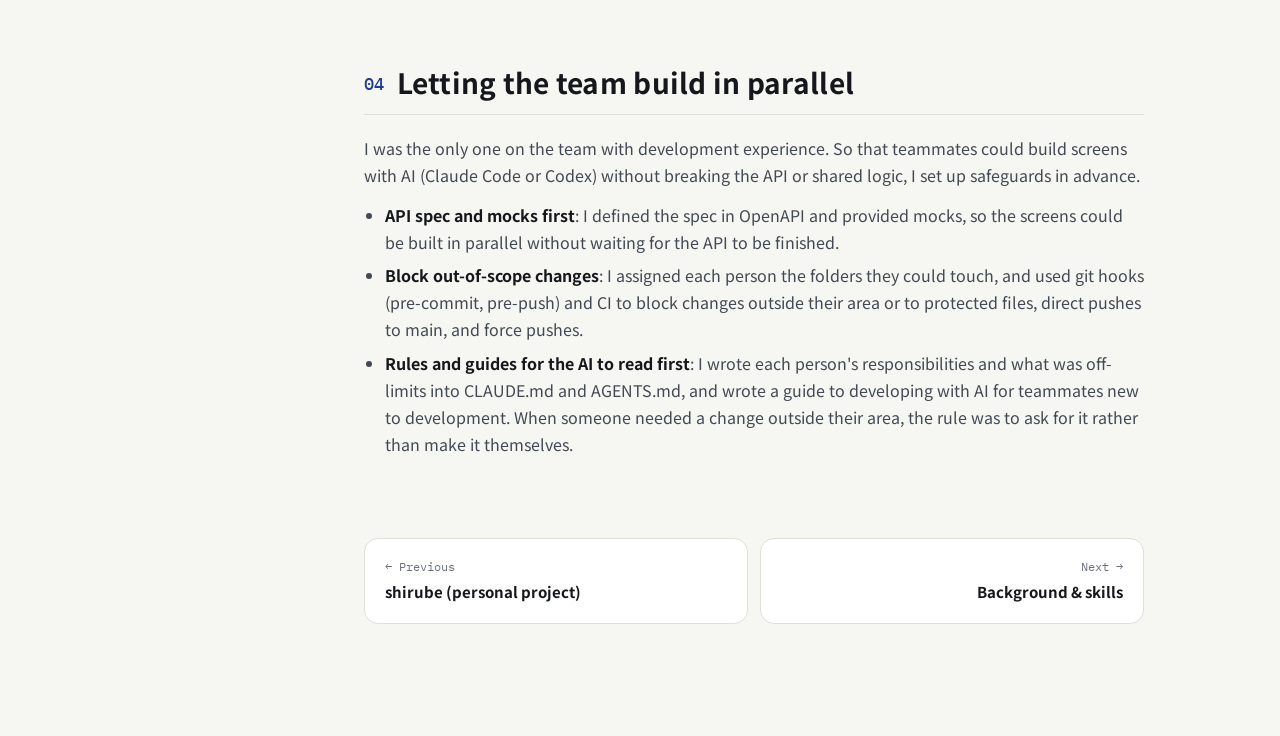
<file: en/tonari.html>
<!doctype html>
<html lang="en">
<head>
  <meta charset="utf-8">
  <meta name="viewport" content="width=device-width, initial-scale=1">
  <title>tonari (JPHACKS 2026) | Hiroki Takahashi</title>
  <meta name="description" content="tonari: an AI tutor that watches your work, speaks up only when you're stuck, and never gives away the answer. Built with a team of 4 at JPHACKS 2026; I handled the API server, stillness detection, answer-leak checks, and deployment.">
  <meta property="og:type" content="article">
  <meta property="og:title" content="tonari (JPHACKS 2026) | Hiroki Takahashi">
  <meta property="og:description" content="An AI tutor that speaks up only when you're stuck and never gives away the answer.">
  <link rel="alternate" hreflang="ja" href="https://h11roki.github.io/tonari.html">
  <link rel="alternate" hreflang="en" href="https://h11roki.github.io/en/tonari.html">
  <meta name="theme-color" content="#f6f6f2" media="(prefers-color-scheme: light)">
  <meta name="theme-color" content="#101216" media="(prefers-color-scheme: dark)">
  <link rel="icon" href="../assets/favicon.svg" type="image/svg+xml">
  <link rel="preconnect" href="https://fonts.googleapis.com">
  <link rel="preconnect" href="https://fonts.gstatic.com" crossorigin>
  <link rel="stylesheet" href="https://fonts.googleapis.com/css2?family=IBM+Plex+Mono:wght@400;500&family=Noto+Sans+JP:wght@400;500;700&display=swap">
  <link rel="stylesheet" href="../assets/style.css?v=20261110a">
  <script>document.documentElement.classList.add("js")</script>
  <script src="../assets/main.js?v=20261110a" defer></script>
</head>
<body>
  <a class="skip-link" href="#main">Skip to content</a>

  <header class="site-header">
    <div class="wrap">
      <a class="brand" href="index.html">Hiroki Takahashi <small>髙橋 浩樹</small></a>
      <nav class="site-nav" aria-label="Site navigation">
        <ul>
          <li><a href="index.html">Home</a></li>
          <li><a href="work.html">Accuracy</a></li>
          <li><a href="eval.html">Faster evals</a></li>
          <li><a href="workstyle.html">How I work</a></li>
          <li><a href="shirube.html">shirube</a></li>
          <li><a href="tonari.html" aria-current="page">tonari</a></li>
          <li><a href="about.html">About</a></li>
          <li><a href="index.html#contact">Contact</a></li>
          <li><a class="lang-switch" href="../tonari.html" lang="ja" hreflang="ja">日本語</a></li>
        </ul>
      </nav>
    </div>
  </header>

  <main id="main">
    <div class="wrap">
      <div class="doc-hero">
        <p class="crumbs"><a href="index.html">Home</a> / Products / tonari</p>
        <p class="eyebrow">Team project (4 members) · JPHACKS 2026 · 2026.10</p>
        <h1>tonari<br>An AI tutor that speaks up only when you're stuck, and never gives away the answer</h1>
        <p class="lead">A smartphone watches you write on paper, and only when your hand stops does it show the next step, not the answer, by voice and subtitles. We entered JPHACKS 2026 as a team of 4 and built and released it during the 2-day Hack Day (October 17–18).</p>
        <dl class="tldr" aria-label="Summary in three lines">
          <div><dt>Problem</dt><dd>Asking an AI for help with homework means taking a photo and typing a question, so your hand stops. And the AI gives away the answer.</dd></div>
          <div><dt>What I did</dt><dd>Built in 2 days by a team of 4. I handled the API server (state management, hint generation, answer-leak checks), stillness detection, deployment, and the setup that let teammates build screens in parallel with AI (OpenAPI with mocks, git hooks).</dd></div>
          <div><dt>Result</dt><dd>On a 55-item evaluation set, the answer-leak check went from missing 16/24 leaks to 0/24, with 0/31 false positives. These numbers are on the set I used to fix the check; it hasn't been measured on unseen data yet.</dd></div>
        </dl>
        <div class="link-row">
          <a class="btn btn-primary" href="https://youtube.com/shorts/04hRV0uHNMU">Watch the demo video <span aria-hidden="true">↗</span></a>
          <a class="btn" href="https://github.com/jphacks/os_2601">GitHub <span aria-hidden="true">↗</span></a>
        </div>
        <figure class="video-figure is-portrait">
          <video controls preload="none" playsinline poster="../assets/img/tonari-poster.webp" width="590" height="1278" aria-label="tonari demo video (54 s, with sound)">
            <source src="../assets/video/tonari-demo.mp4" type="video/mp4">
            <a href="../assets/video/tonari-demo.mp4">Open the demo video (MP4)</a>
          </video>
        </figure>
      </div>

      <div class="doc-layout">
        <nav class="toc" aria-label="On this page" data-spy>
          <p>Contents</p>
          <ol>
            <li><a href="#overview">Overview</a></li>
            <li><a href="#why">Motivation</a></li>
            <li><a href="#mine">What I built</a></li>
            <li><a href="#team">Letting the team build in parallel</a></li>
          </ol>
        </nav>

        <article class="doc">
          <section id="overview" aria-labelledby="h-overview">
            <h2 id="h-overview"><span class="idx">01</span>Overview</h2>
            <dl class="facts">
              <dt>Event</dt>
              <dd>JPHACKS 2026 (Osaka venue). Hack Day: October 17–18, 2026</dd>
              <dt>Team</dt>
              <dd>Team of 4. I handled the API server (state management, hint generation, answer-leak checks), detecting when the writing hand goes still, and deployment. Teammates handled the learner and operator screens, character switching, the presentation, and on-device testing</dd>
              <dt>Tech</dt>
              <dd>Next.js, React, TypeScript, Tailwind CSS / FastAPI, Pydantic / Gemini API (structured output) / VOICEVOX / Web Speech API / OpenAPI (API spec)</dd>
              <dt>URL</dt>
              <dd><a class="ext" href="https://github.com/jphacks/os_2601">github.com/jphacks/os_2601</a>&emsp;<a class="ext" href="https://youtube.com/shorts/04hRV0uHNMU">Demo video</a></dd>
            </dl>
          </section>

          <section id="why" aria-labelledby="h-why">
            <h2 id="h-why"><span class="idx">02</span>Motivation</h2>
            <p>When middle and high school students today get stuck on homework alone at home, they ask AI. But asking means taking a photo, opening an app, and typing a question, so their hands stop and their eyes leave the paper. And then the AI hands them the answer.</p>
            <p>A human tutor sits beside you, watches your work, and the moment you stop, asks, “How far did you get?” They don't tell you the answer. tonari makes that possible with the smartphone you already have at home.</p>
            <ul class="bullets">
              <li><strong>Notice before being asked</strong>: detect from motion in the video that the hand has stopped.</li>
              <li><strong>Never giving the answer</strong> is enforced mechanically on the server, not left to the prompt alone.</li>
              <li><strong>Keep no video</strong>: the only things sent are motion values and a single frame when the student gets stuck.</li>
            </ul>
          </section>

          <section id="mine" aria-labelledby="h-mine">
            <h2 id="h-mine"><span class="idx">03</span>What I built</h2>

            <div class="case">
              <div class="case-head"><span class="idx">01</span><h3>Detecting when the hand goes still</h3></div>
              <dl>
                <dt>Approach</dt>
                <dd>In the browser, the video is downscaled to 64×36 and the frame difference each second is reduced to a number; the video itself is never sent or stored. On a real iPhone, I measured the values while writing and while stopped, filtered out brightness changes, and set separate thresholds for entering and leaving the still state (so the judgment doesn't flicker near the boundary).</dd>
              </dl>
            </div>

            <div class="case">
              <div class="case-head"><span class="idx">02</span><h3>No waiting</h3></div>
              <dl>
                <dt>Approach</dt>
                <dd>About 3 seconds before the student gets stuck, the app sends a photo and starts generating a hint, so the moment they do get stuck, speech synthesis starts without waiting on the AI.</dd>
              </dl>
            </div>

            <div class="case">
              <div class="case-head"><span class="idx">03</span><h3>Never giving the answer</h3></div>
              <dl>
                <dt>Approach</dt>
                <dd>In the same call, the AI also solves the problem itself; if the hint contains the answer or an intermediate value, the server discards it and replaces it with a question back to the student.</dd>
                <dt>Result</dt>
                <dd>On a 55-case evaluation set, undetected answer leaks went from 16/24 → 0/24, with 0/31 false positives. However, these numbers come from the same set I used to fix the check, and it can't catch answers that have been paraphrased.</dd>
              </dl>
            </div>
          </section>

          <section id="team" aria-labelledby="h-team">
            <h2 id="h-team"><span class="idx">04</span>Letting the team build in parallel</h2>
            <p>I was the only one on the team with development experience. So that teammates could build screens with AI (Claude Code or Codex) without breaking the API or shared logic, I set up safeguards in advance.</p>
            <ul class="bullets">
              <li><strong>API spec and mocks first</strong>: I defined the spec in OpenAPI and provided mocks, so the screens could be built in parallel without waiting for the API to be finished.</li>
              <li><strong>Block out-of-scope changes</strong>: I assigned each person the folders they could touch, and used git hooks (pre-commit, pre-push) and CI to block changes outside their area or to protected files, direct pushes to main, and force pushes.</li>
              <li><strong>Rules and guides for the AI to read first</strong>: I wrote each person's responsibilities and what was off-limits into CLAUDE.md and AGENTS.md, and wrote a guide to developing with AI for teammates new to development. When someone needed a change outside their area, the rule was to ask for it rather than make it themselves.</li>
            </ul>
          </section>

          <nav class="doc-next" aria-label="More pages">
            <a href="shirube.html"><small>← Previous</small><b>shirube (personal project)</b></a>
            <a class="is-next" href="about.html"><small>Next →</small><b>Background &amp; skills</b></a>
          </nav>
        </article>
      </div>
    </div>
  </main>

</body>
</html>
</file>
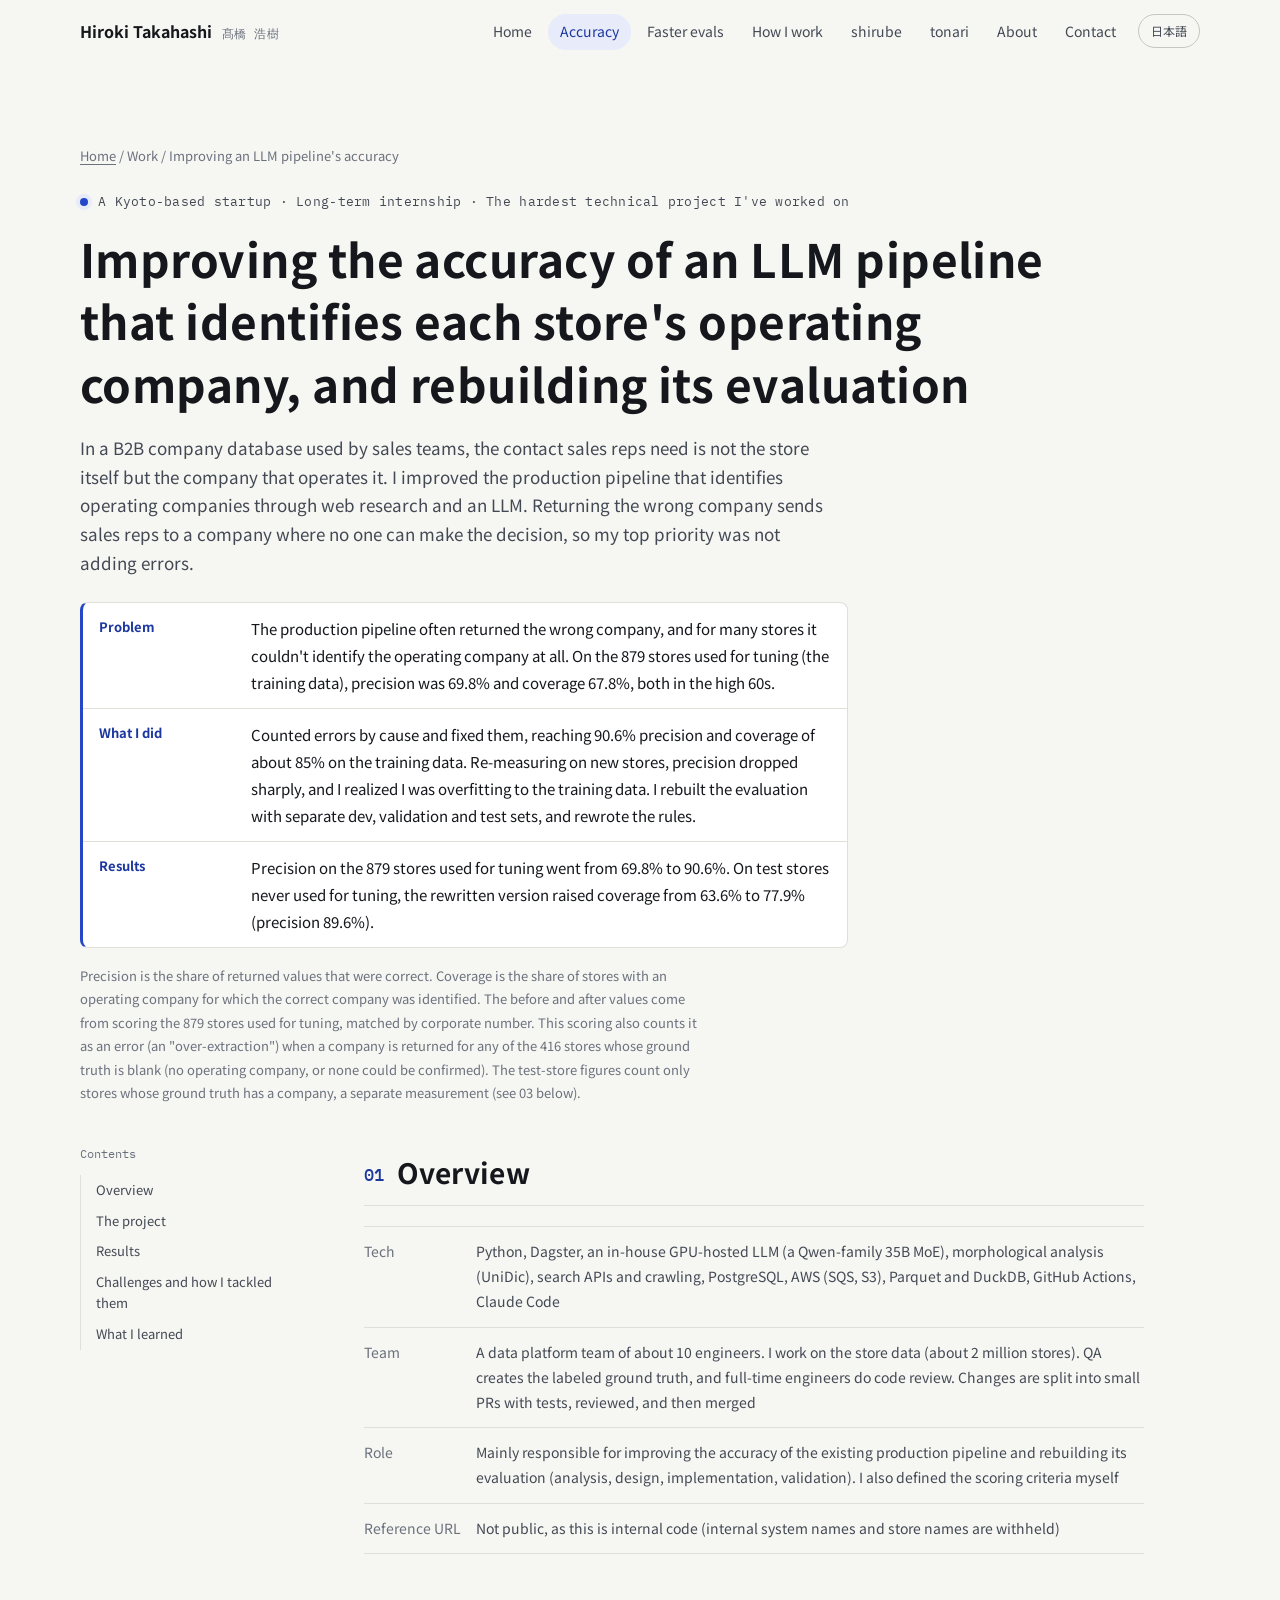
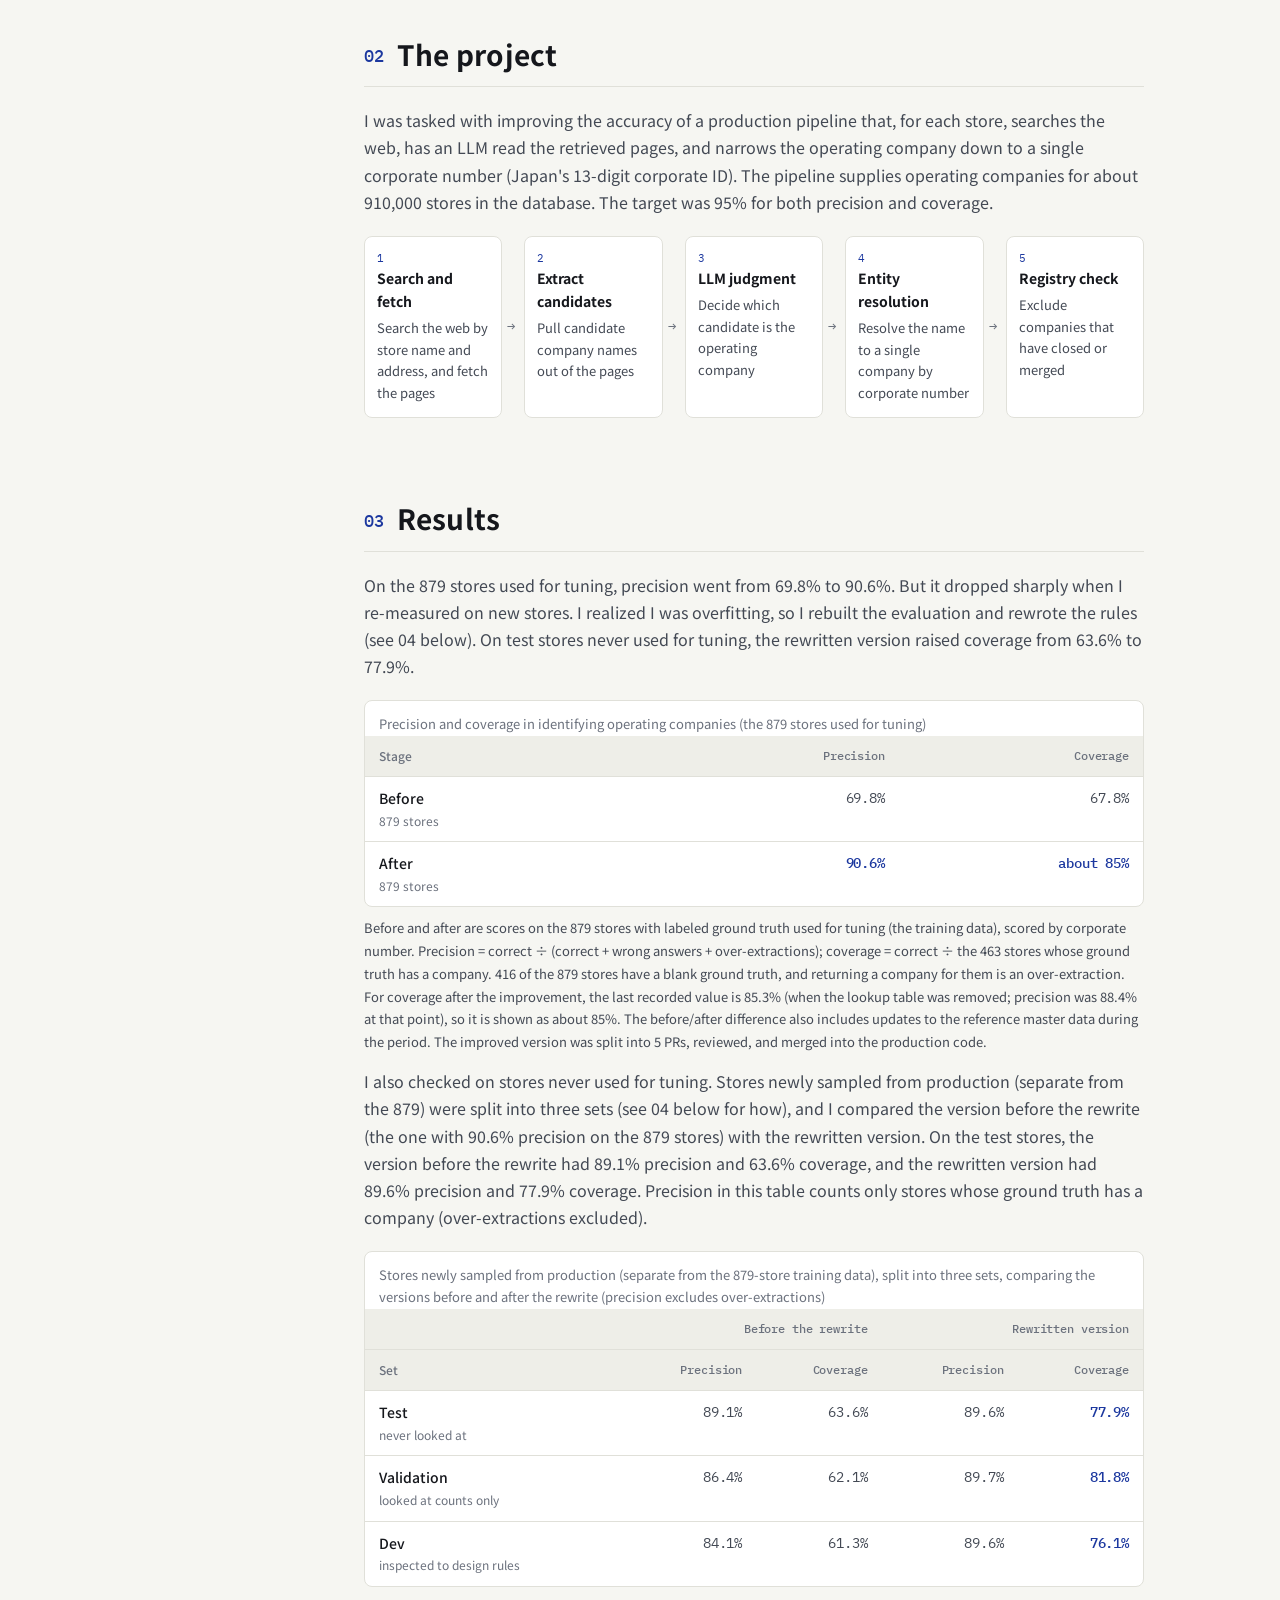
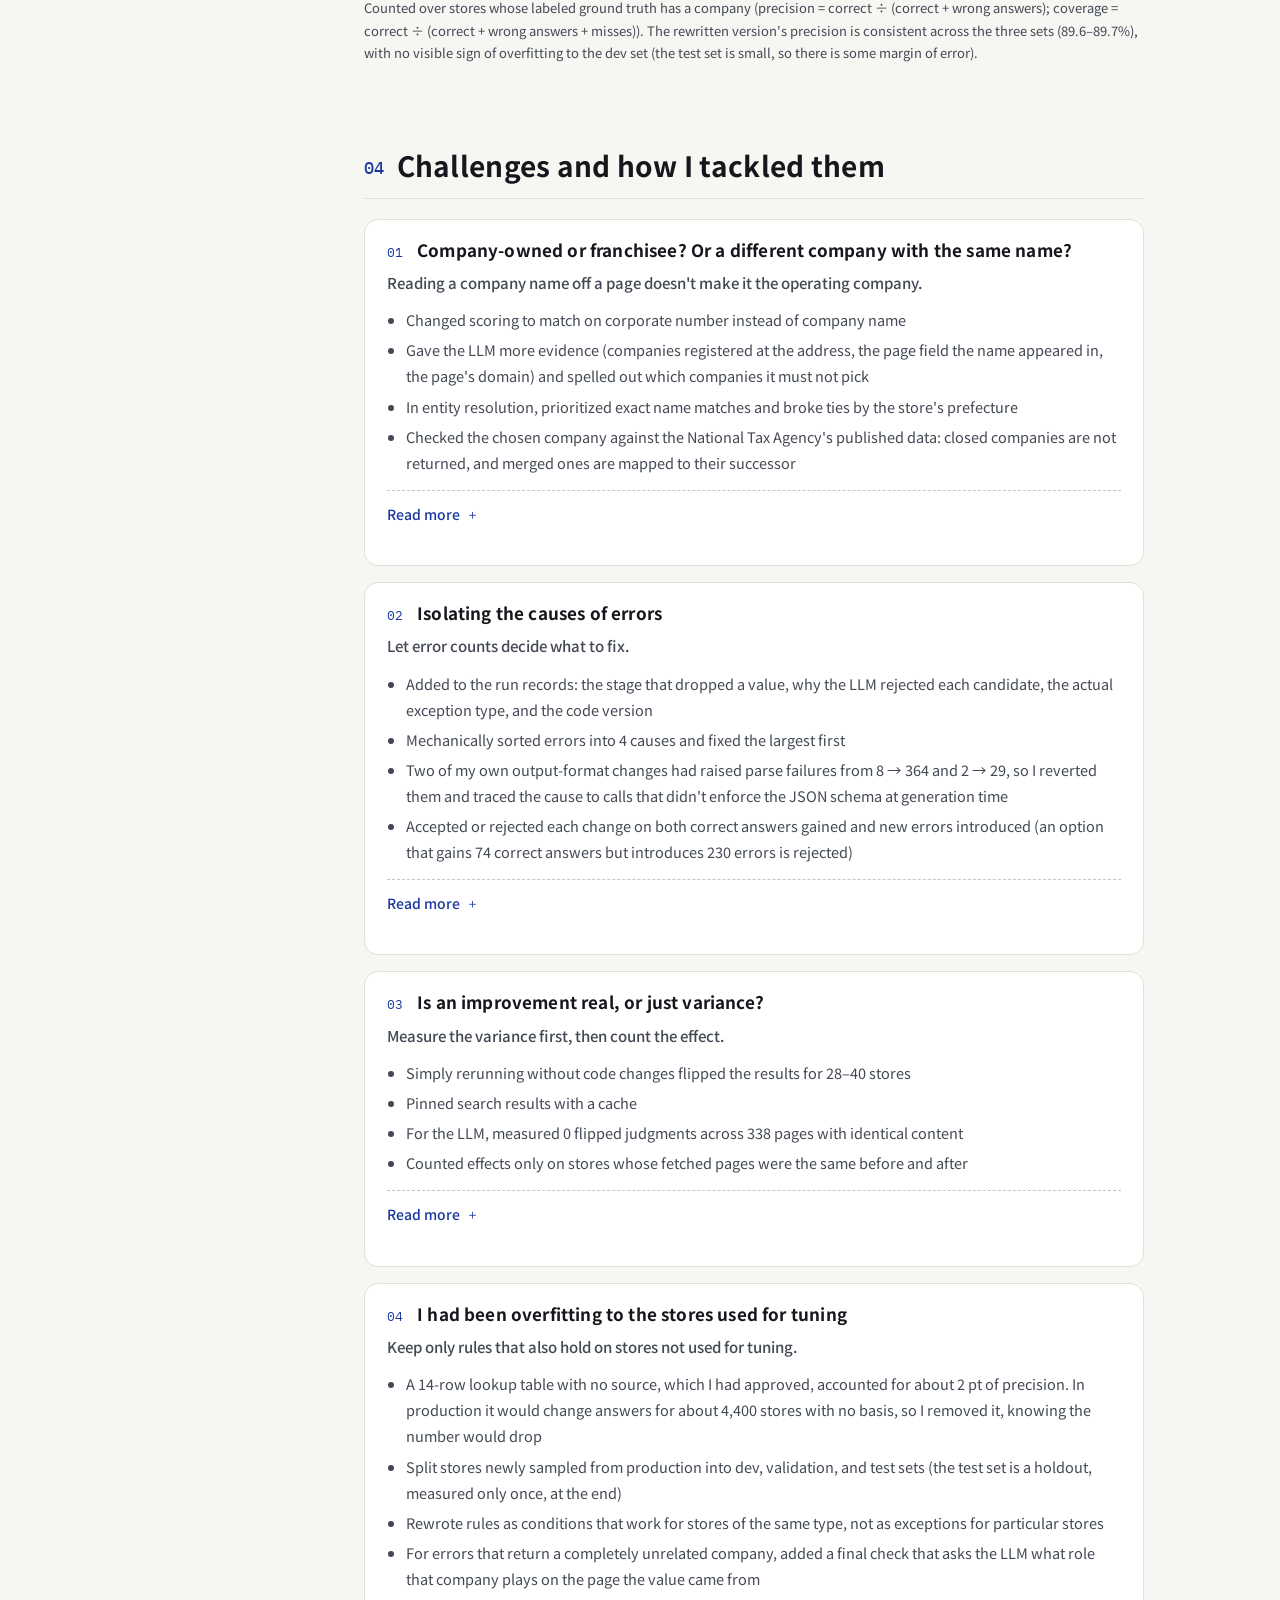
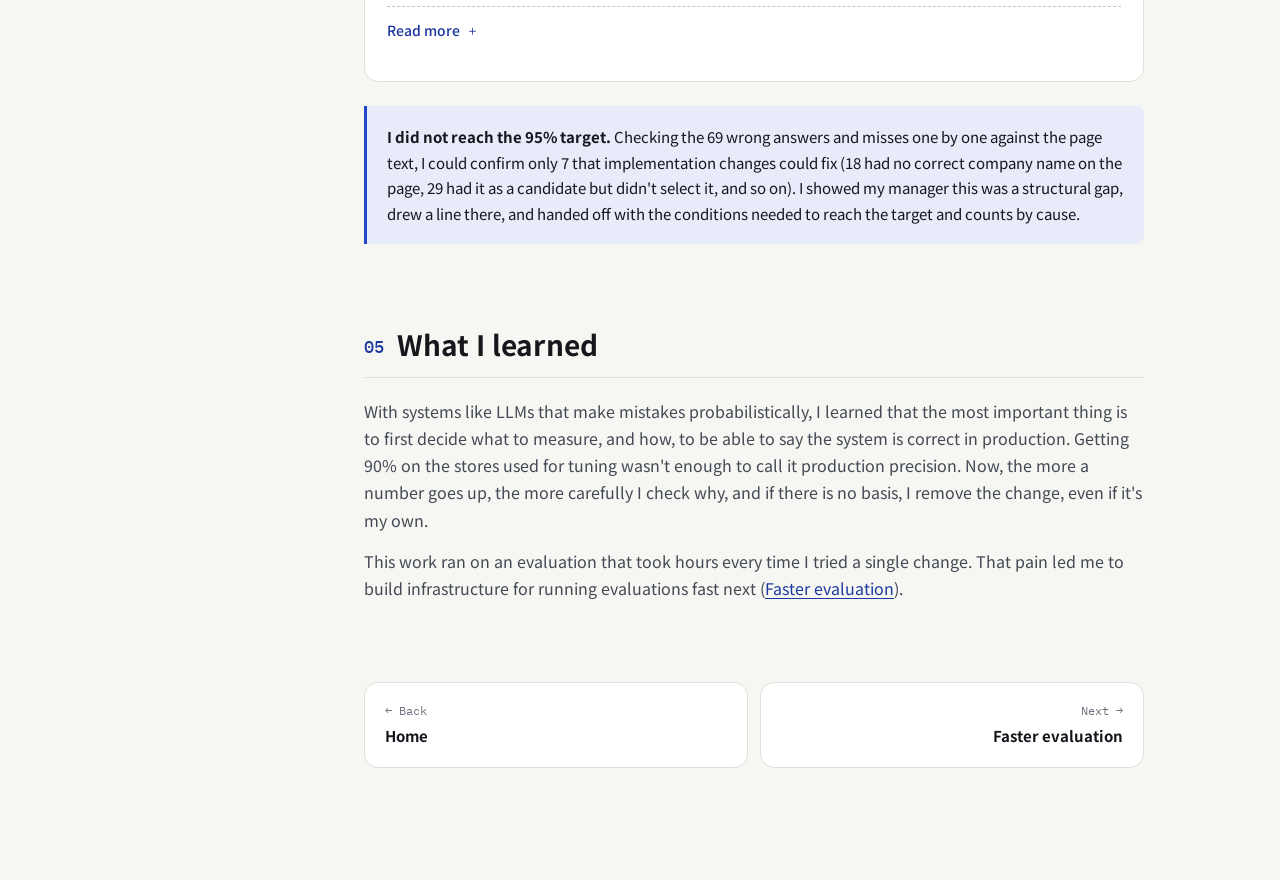
<file: en/work.html>
<!doctype html>
<html lang="en">
<head>
  <meta charset="utf-8">
  <meta name="viewport" content="width=device-width, initial-scale=1">
  <title>My hardest engineering project: Improving the accuracy of an LLM that identifies operating companies | Hiroki Takahashi</title>
  <meta name="description" content="During a long-term internship at a Kyoto-based startup, I improved a production LLM pipeline that identifies each store's operating company, taking precision on the 879 tuning stores from 69.8% to 90.6% and raising coverage on held-out stores from 63.6% to 77.9%. Partway through, I realized I had been overfitting to the evaluation and rebuilt it.">
  <meta property="og:type" content="article">
  <meta property="og:title" content="My hardest engineering project | Hiroki Takahashi">
  <meta property="og:description" content="I counted errors by pipeline stage, separated the effect of each change from run-to-run variance, and rebuilt the evaluation after realizing I had been overfitting to it.">
  <link rel="alternate" hreflang="ja" href="https://h11roki.github.io/work.html">
  <link rel="alternate" hreflang="en" href="https://h11roki.github.io/en/work.html">
  <meta name="theme-color" content="#f6f6f2" media="(prefers-color-scheme: light)">
  <meta name="theme-color" content="#101216" media="(prefers-color-scheme: dark)">
  <link rel="icon" href="../assets/favicon.svg" type="image/svg+xml">
  <link rel="preconnect" href="https://fonts.googleapis.com">
  <link rel="preconnect" href="https://fonts.gstatic.com" crossorigin>
  <link rel="stylesheet" href="https://fonts.googleapis.com/css2?family=IBM+Plex+Mono:wght@400;500&family=Noto+Sans+JP:wght@400;500;700&display=swap">
  <link rel="stylesheet" href="../assets/style.css?v=20261110a">
  <script>document.documentElement.classList.add("js")</script>
  <script src="../assets/main.js?v=20261110a" defer></script>
</head>
<body>
  <a class="skip-link" href="#main">Skip to content</a>

  <header class="site-header">
    <div class="wrap">
      <a class="brand" href="index.html">Hiroki Takahashi <small>髙橋 浩樹</small></a>
      <nav class="site-nav" aria-label="Site navigation">
        <ul>
          <li><a href="index.html">Home</a></li>
          <li><a href="work.html" aria-current="page">Accuracy</a></li>
          <li><a href="eval.html">Faster evals</a></li>
          <li><a href="workstyle.html">How I work</a></li>
          <li><a href="shirube.html">shirube</a></li>
          <li><a href="tonari.html">tonari</a></li>
          <li><a href="about.html">About</a></li>
          <li><a href="index.html#contact">Contact</a></li>
          <li><a class="lang-switch" href="../work.html" lang="ja" hreflang="ja">日本語</a></li>
        </ul>
      </nav>
    </div>
  </header>

  <main id="main">
    <div class="wrap">
      <div class="doc-hero">
        <p class="crumbs"><a href="index.html">Home</a> / Work / Improving an LLM pipeline's accuracy</p>
        <p class="eyebrow">A Kyoto-based startup · Long-term internship · The hardest technical project I've worked on</p>
        <h1>Improving the accuracy of an LLM pipeline that identifies each store's operating company, and rebuilding its evaluation</h1>
        <p class="lead">In a B2B company database used by sales teams, the contact sales reps need is not the store itself but the company that operates it. I improved the production pipeline that identifies operating companies through web research and an LLM. Returning the wrong company sends sales reps to a company where no one can make the decision, so my top priority was not adding errors.</p>
        <dl class="tldr" aria-label="Summary in three lines">
          <div><dt>Problem</dt><dd>The production pipeline often returned the wrong company, and for many stores it couldn't identify the operating company at all. On the 879 stores used for tuning (the training data), precision was 69.8% and coverage 67.8%, both in the high 60s.</dd></div>
          <div><dt>What I did</dt><dd>Counted errors by cause and fixed them, reaching 90.6% precision and coverage of about 85% on the training data. Re-measuring on new stores, precision dropped sharply, and I realized I was overfitting to the training data. I rebuilt the evaluation with separate dev, validation and test sets, and rewrote the rules.</dd></div>
          <div><dt>Results</dt><dd>Precision on the 879 stores used for tuning went from 69.8% to 90.6%. On test stores never used for tuning, the rewritten version raised coverage from 63.6% to 77.9% (precision 89.6%).</dd></div>
        </dl>
        <p class="tldr-note">Precision is the share of returned values that were correct. Coverage is the share of stores with an operating company for which the correct company was identified. The before and after values come from scoring the 879 stores used for tuning, matched by corporate number. This scoring also counts it as an error (an "over-extraction") when a company is returned for any of the 416 stores whose ground truth is blank (no operating company, or none could be confirmed). The test-store figures count only stores whose ground truth has a company, a separate measurement (see 03 below).</p>
      </div>

      <div class="doc-layout">
        <nav class="toc" aria-label="On this page" data-spy>
          <p>Contents</p>
          <ol>
            <li><a href="#overview">Overview</a></li>
            <li><a href="#background">The project</a></li>
            <li><a href="#result">Results</a></li>
            <li><a href="#challenges">Challenges and how I tackled them</a></li>
            <li><a href="#learned">What I learned</a></li>
          </ol>
        </nav>

        <article class="doc">
          <section id="overview" aria-labelledby="h-overview">
            <h2 id="h-overview"><span class="idx">01</span>Overview</h2>
            <dl class="facts">
              <dt>Tech</dt>
              <dd>Python, Dagster, an in-house GPU-hosted LLM (a Qwen-family 35B MoE), morphological analysis (UniDic), search APIs and crawling, PostgreSQL, AWS (SQS, S3), Parquet and DuckDB, GitHub Actions, Claude Code</dd>
              <dt>Team</dt>
              <dd>A data platform team of about 10 engineers. I work on the store data (about 2 million stores). QA creates the labeled ground truth, and full-time engineers do code review. Changes are split into small PRs with tests, reviewed, and then merged</dd>
              <dt>Role</dt>
              <dd>Mainly responsible for improving the accuracy of the existing production pipeline and rebuilding its evaluation (analysis, design, implementation, validation). I also defined the scoring criteria myself</dd>
              <dt>Reference URL</dt>
              <dd>Not public, as this is internal code (internal system names and store names are withheld)</dd>
            </dl>
          </section>

          <section id="background" aria-labelledby="h-background">
            <h2 id="h-background"><span class="idx">02</span>The project</h2>
            <p>I was tasked with improving the accuracy of a production pipeline that, for each store, searches the web, has an LLM read the retrieved pages, and narrows the operating company down to a single corporate number (Japan's 13-digit corporate ID). The pipeline supplies operating companies for about 910,000 stores in the database. The target was 95% for both precision and coverage.</p>
            <ol class="flow" style="--n:5" aria-label="Pipeline steps">
              <li><b>Search and fetch</b>Search the web by store name and address, and fetch the pages</li>
              <li><b>Extract candidates</b>Pull candidate company names out of the pages</li>
              <li><b>LLM judgment</b>Decide which candidate is the operating company</li>
              <li><b>Entity resolution</b>Resolve the name to a single company by corporate number</li>
              <li><b>Registry check</b>Exclude companies that have closed or merged</li>
            </ol>
          </section>

          <section id="result" aria-labelledby="h-result">
            <h2 id="h-result"><span class="idx">03</span>Results</h2>
            <p>On the 879 stores used for tuning, precision went from 69.8% to 90.6%. But it dropped sharply when I re-measured on new stores. I realized I was overfitting, so I rebuilt the evaluation and rewrote the rules (see 04 below). On test stores never used for tuning, the rewritten version raised coverage from 63.6% to 77.9%.</p>
            <div class="table-wrap">
              <table>
                <caption>Precision and coverage in identifying operating companies (the 879 stores used for tuning)</caption>
                <thead><tr><th scope="col">Stage</th><th scope="col" class="n">Precision</th><th scope="col" class="n">Coverage</th></tr></thead>
                <tbody>
                  <tr><th scope="row">Before<span class="th-note">879 stores</span></th><td class="n">69.8%</td><td class="n">67.8%</td></tr>
                  <tr><th scope="row">After<span class="th-note">879 stores</span></th><td class="n good">90.6%</td><td class="n good">about 85%</td></tr>
                </tbody>
              </table>
            </div>
            <p class="table-note">Before and after are scores on the 879 stores with labeled ground truth used for tuning (the training data), scored by corporate number. Precision = correct ÷ (correct + wrong answers + over-extractions); coverage = correct ÷ the 463 stores whose ground truth has a company. 416 of the 879 stores have a blank ground truth, and returning a company for them is an over-extraction. For coverage after the improvement, the last recorded value is 85.3% (when the lookup table was removed; precision was 88.4% at that point), so it is shown as about 85%. The before/after difference also includes updates to the reference master data during the period. The improved version was split into 5 PRs, reviewed, and merged into the production code.</p>

            <p>I also checked on stores never used for tuning. Stores newly sampled from production (separate from the 879) were split into three sets (see 04 below for how), and I compared the version before the rewrite (the one with 90.6% precision on the 879 stores) with the rewritten version. On the test stores, the version before the rewrite had 89.1% precision and 63.6% coverage, and the rewritten version had 89.6% precision and 77.9% coverage. Precision in this table counts only stores whose ground truth has a company (over-extractions excluded).</p>
            <div class="table-wrap">
              <table class="wide">
                <caption>Stores newly sampled from production (separate from the 879-store training data), split into three sets, comparing the versions before and after the rewrite (precision excludes over-extractions)</caption>
                <thead>
                  <tr><th></th><th scope="colgroup" colspan="2" class="n">Before the rewrite</th><th scope="colgroup" colspan="2" class="n">Rewritten version</th></tr>
                  <tr><th scope="col">Set</th><th scope="col" class="n">Precision</th><th scope="col" class="n">Coverage</th><th scope="col" class="n">Precision</th><th scope="col" class="n">Coverage</th></tr>
                </thead>
                <tbody>
                  <tr><th scope="row">Test<span class="th-note">never looked at</span></th><td class="n">89.1%</td><td class="n">63.6%</td><td class="n">89.6%</td><td class="n good">77.9%</td></tr>
                  <tr><th scope="row">Validation<span class="th-note">looked at counts only</span></th><td class="n">86.4%</td><td class="n">62.1%</td><td class="n">89.7%</td><td class="n good">81.8%</td></tr>
                  <tr><th scope="row">Dev<span class="th-note">inspected to design rules</span></th><td class="n">84.1%</td><td class="n">61.3%</td><td class="n">89.6%</td><td class="n good">76.1%</td></tr>
                </tbody>
              </table>
            </div>
            <p class="table-note">Counted over stores whose labeled ground truth has a company (precision = correct ÷ (correct + wrong answers); coverage = correct ÷ (correct + wrong answers + misses)). The rewritten version's precision is consistent across the three sets (89.6–89.7%), with no visible sign of overfitting to the dev set (the test set is small, so there is some margin of error).</p>
          </section>

          <section id="challenges" aria-labelledby="h-challenges">
            <h2 id="h-challenges"><span class="idx">04</span>Challenges and how I tackled them</h2>

            <div class="case">
              <div class="case-head"><span class="idx">01</span><h3>Company-owned or franchisee? Or a different company with the same name?</h3></div>
              <p class="case-catch">Reading a company name off a page doesn't make it the operating company.</p>
              <ul class="points">
                <li>Changed scoring to match on corporate number instead of company name</li>
                <li>Gave the LLM more evidence (companies registered at the address, the page field the name appeared in, the page's domain) and spelled out which companies it must not pick</li>
                <li>In entity resolution, prioritized exact name matches and broke ties by the store's prefecture</li>
                <li>Checked the chosen company against the National Tax Agency's published data: closed companies are not returned, and merged ones are mapped to their successor</li>
              </ul>
              <details>
                <summary>Read more</summary>
                <dl>
                  <dt>Problem</dt>
                  <dd>Chains mix company-owned stores run by headquarters with franchisees. Returning headquarters for a franchisee is wrong, and mapping a store of a company-owned brand to a franchisee is wrong too. Even when a company name is readable, it has to be resolved to one company among same-name entities, an "XX Holdings" holding company versus the company that runs the business, and companies that have closed or merged. On top of that, the evaluation scored by company name, so returning a different company with the same name still counted as correct.</dd>
                  <dt>Approach</dt>
                  <dd>I kept the layer that answers headquarters directly from the brand, after checking all 119 of its direct answers and confirming every one was correct, and judged from the pages only the stores it couldn't answer directly. I also told the LLM which field on the page a name came from (e.g. "operating company" vs. "hiring company"). In entity resolution, I handled the "Holdings" difference separately, and when there was only one same-name candidate I skipped the prefecture filter so nationwide chains headquartered in another prefecture wouldn't be dropped. I aligned the criteria for franchisees with the person creating the labeled ground truth. For the patterns pages alone can't settle, I showed they could be stopped by storing each brand's company-owned ratio in the brand master data, and handed that off.</dd>
                </dl>
              </details>
            </div>

            <div class="case">
              <div class="case-head"><span class="idx">02</span><h3>Isolating the causes of errors</h3></div>
              <p class="case-catch">Let error counts decide what to fix.</p>
              <ul class="points">
                <li>Added to the run records: the stage that dropped a value, why the LLM rejected each candidate, the actual exception type, and the code version</li>
                <li>Mechanically sorted errors into 4 causes and fixed the largest first</li>
                <li>Two of my own output-format changes had raised parse failures from 8 → 364 and 2 → 29, so I reverted them and traced the cause to calls that didn't enforce the JSON schema at generation time</li>
                <li>Accepted or rejected each change on both correct answers gained and new errors introduced (an option that gains 74 correct answers but introduces 230 errors is rejected)</li>
              </ul>
              <details>
                <summary>Read more</summary>
                <dl>
                  <dt>Problem</dt>
                  <dd>Judgment records were kept, but which stage dropped a value and the real exception type (wrapped in, and hidden by, the retry exception) existed only in the logs, so errors couldn't be counted by stage. Meanwhile, two of my own changes to the LLM's output format had increased response parse failures. I had initially adopted the second one after looking only at how wrong answers went up or down.</dd>
                  <dt>Approach</dt>
                  <dd>I mechanically sorted errors into "no evidence / never a candidate / dropped at judgment / resolved to a different entity" and let the counts decide where to fix. For my two changes, I reasoned that a single cause should explain both, read the call-side configuration, and pinned it down. From then on, I judged changes by parse failures and by movement in every direction, including correct → wrong, and locked the output order in with tests.</dd>
                </dl>
              </details>
            </div>

            <div class="case">
              <div class="case-head"><span class="idx">03</span><h3>Is an improvement real, or just variance?</h3></div>
              <p class="case-catch">Measure the variance first, then count the effect.</p>
              <ul class="points">
                <li>Simply rerunning without code changes flipped the results for 28–40 stores</li>
                <li>Pinned search results with a cache</li>
                <li>For the LLM, measured 0 flipped judgments across 338 pages with identical content</li>
                <li>Counted effects only on stores whose fetched pages were the same before and after</li>
              </ul>
              <details>
                <summary>Read more</summary>
                <dl>
                  <dt>Problem</dt>
                  <dd>A single change moves only a handful of stores, so deciding by overall precision ends up adopting changes that don't work.</dd>
                  <dt>Approach</dt>
                  <dd>GPU inference can vary even at temperature 0, so instead of assuming the LLM's judgments were stable, I measured it. Once it was clear the remaining variance came from page fetching, I counted each change's effect only on stores whose fetched pages were the same before and after.</dd>
                </dl>
              </details>
            </div>

            <div class="case">
              <div class="case-head"><span class="idx">04</span><h3>I had been overfitting to the stores used for tuning</h3></div>
              <p class="case-catch">Keep only rules that also hold on stores not used for tuning.</p>
              <ul class="points">
                <li>A 14-row lookup table with no source, which I had approved, accounted for about 2 pt of precision. In production it would change answers for about 4,400 stores with no basis, so I removed it, knowing the number would drop</li>
                <li>Split stores newly sampled from production into dev, validation, and test sets (the test set is a holdout, measured only once, at the end)</li>
                <li>Rewrote rules as conditions that work for stores of the same type, not as exceptions for particular stores</li>
                <li>For errors that return a completely unrelated company, added a final check that asks the LLM what role that company plays on the page the value came from</li>
              </ul>
              <details>
                <summary>Read more</summary>
                <dl>
                  <dt>Problem</dt>
                  <dd>The AI analysis sessions I was directing had added the 14-row table to fix errors on the stores used for evaluation, and I had approved it. Even with the table removed, re-measuring on 400 new stores gave 62% precision. Going through the 50 incorrect results one by one, 36 were errors that predated my changes and 14 were cases where rules I had added failed on other stores.</dd>
                  <dt>Approach</dt>
                  <dd>I split the sampled stores, balanced for difficulty, into dev (inspected to design rules), validation (counts only), and test (measured only once, at the end), and decided on each change by counting correct answers gained and new errors created on both dev and validation. The final check targets errors such as returning a mall's management company, another company's job ad, or a neighboring store's invoice number, and discards the value only when the company reads as a facility manager, a different store, or an ad. When in doubt it keeps the value, and I re-ran it to confirm it didn't discard a single correct answer. For errors caused by master-data values, I didn't override them in code; I asked the master data owner to fix them.</dd>
                  <dt>Result</dt>
                  <dd>The rewritten version reached 89.6% precision and 77.9% coverage on the test stores never used for tuning (counted differently from the 879-store figure).</dd>
                </dl>
              </details>
            </div>

            <div class="callout">
              <p><strong>I did not reach the 95% target.</strong> Checking the 69 wrong answers and misses one by one against the page text, I could confirm only 7 that implementation changes could fix (18 had no correct company name on the page, 29 had it as a candidate but didn't select it, and so on). I showed my manager this was a structural gap, drew a line there, and handed off with the conditions needed to reach the target and counts by cause.</p>
            </div>
          </section>

          <section id="learned" aria-labelledby="h-learned">
            <h2 id="h-learned"><span class="idx">05</span>What I learned</h2>
            <p>With systems like LLMs that make mistakes probabilistically, I learned that the most important thing is to first decide what to measure, and how, to be able to say the system is correct in production. Getting 90% on the stores used for tuning wasn't enough to call it production precision. Now, the more a number goes up, the more carefully I check why, and if there is no basis, I remove the change, even if it's my own.</p>
            <p>This work ran on an evaluation that took hours every time I tried a single change. That pain led me to build infrastructure for running evaluations fast next (<a href="eval.html">Faster evaluation</a>).</p>
          </section>

          <nav class="doc-next" aria-label="More pages">
            <a href="index.html"><small>← Back</small><b>Home</b></a>
            <a class="is-next" href="eval.html"><small>Next →</small><b>Faster evaluation</b></a>
          </nav>
        </article>
      </div>
    </div>
  </main>

</body>
</html>
</file>
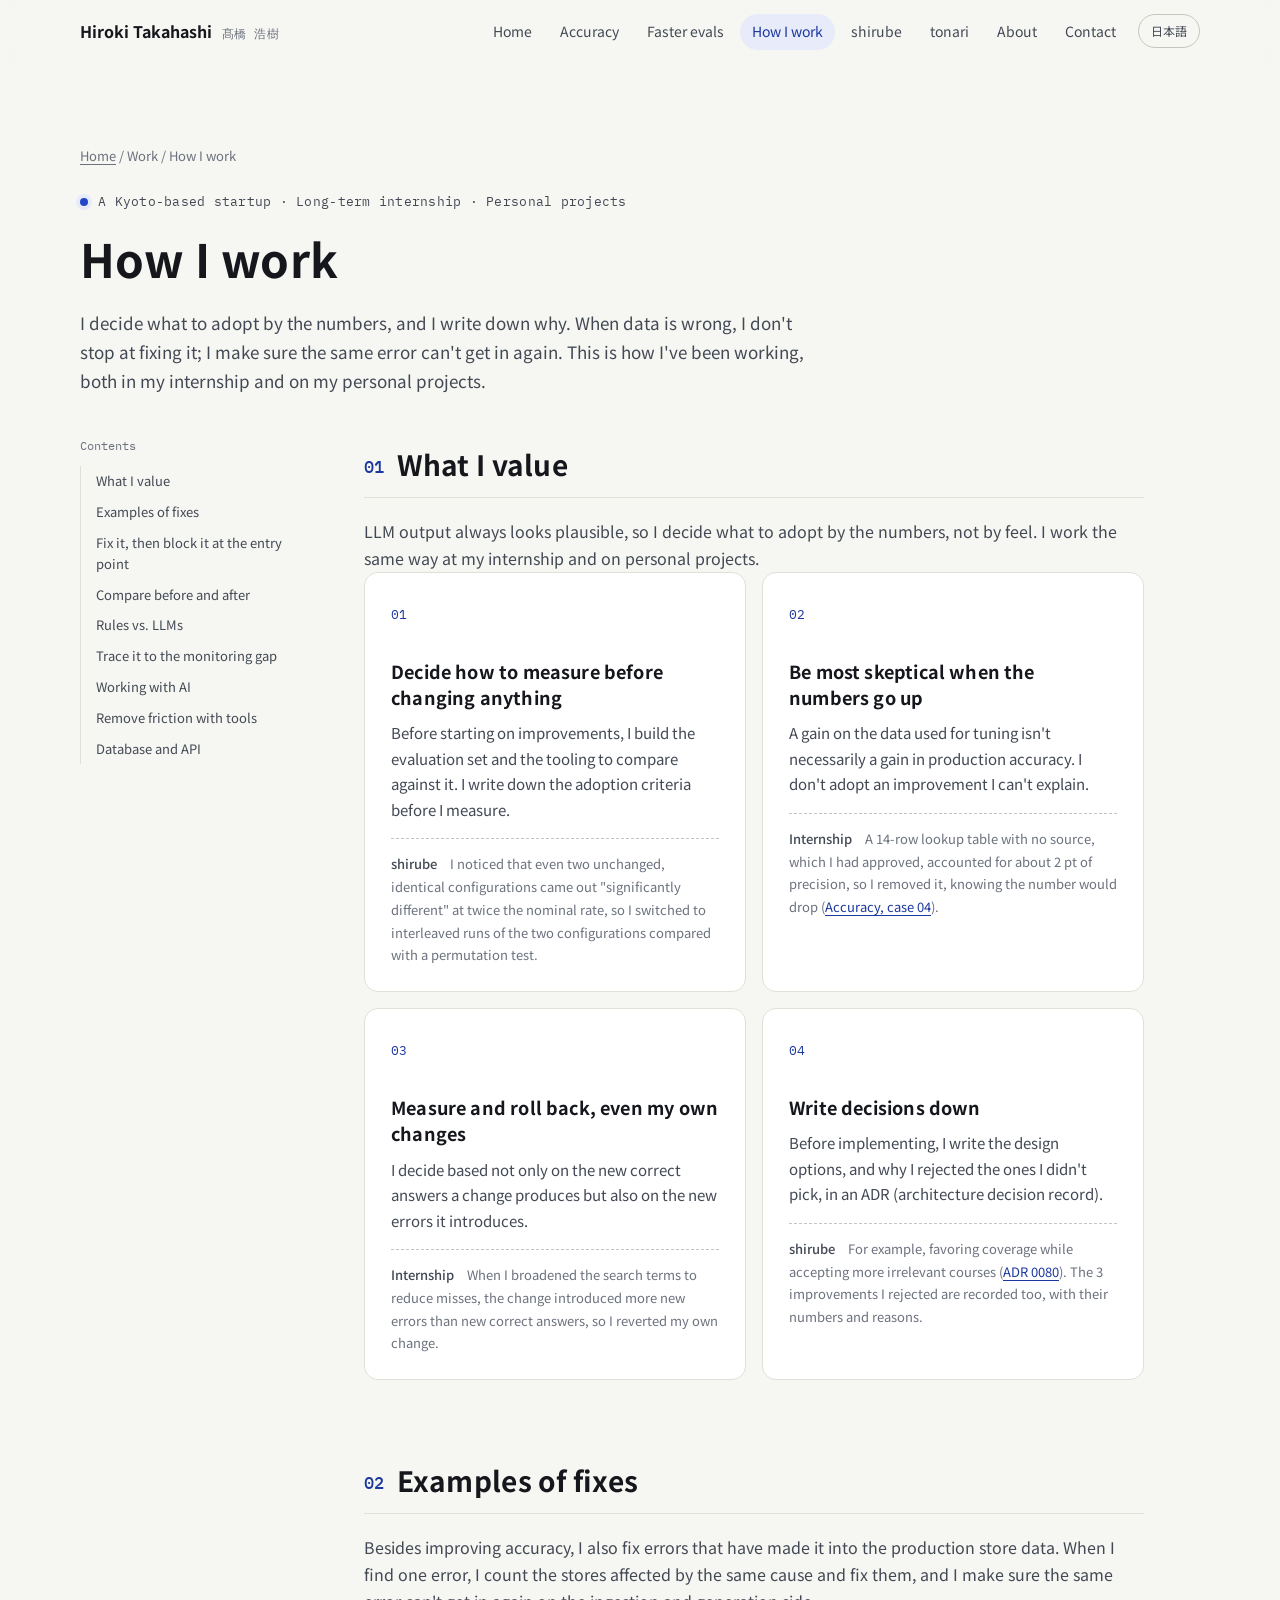
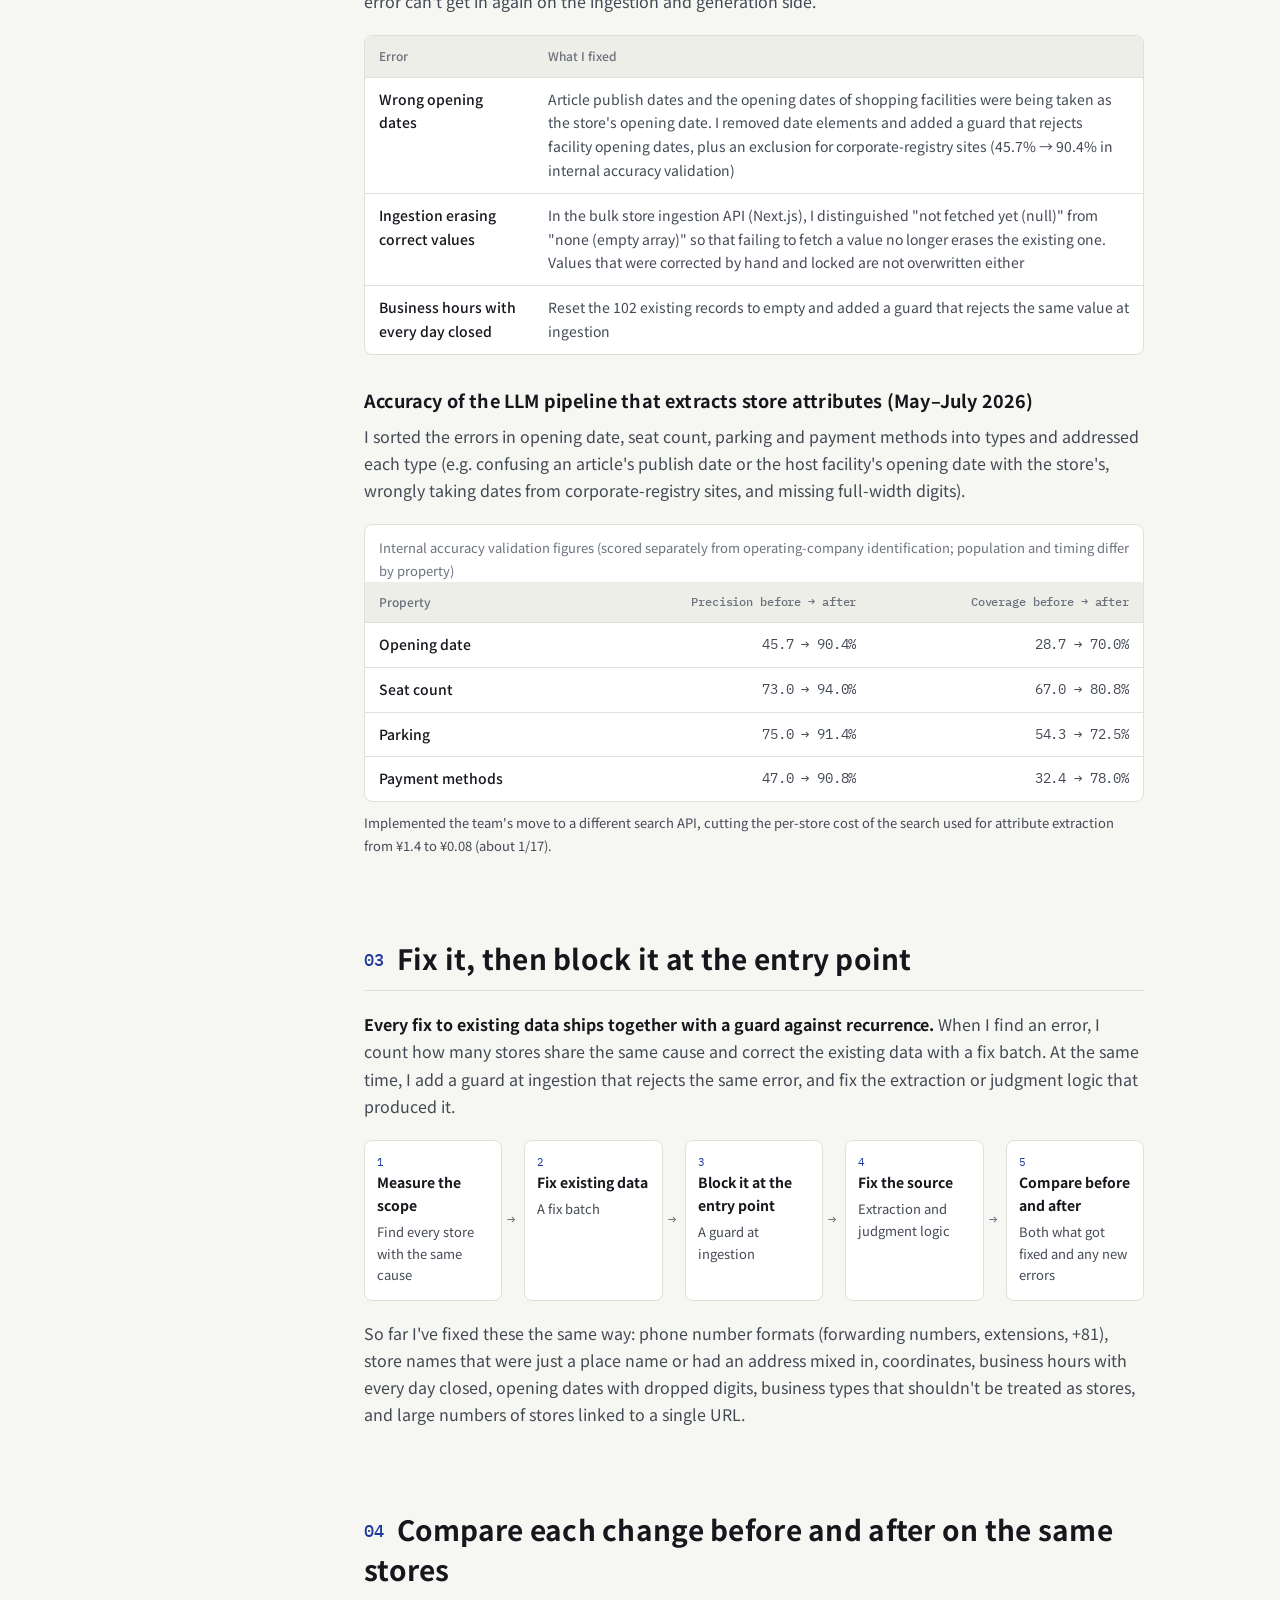
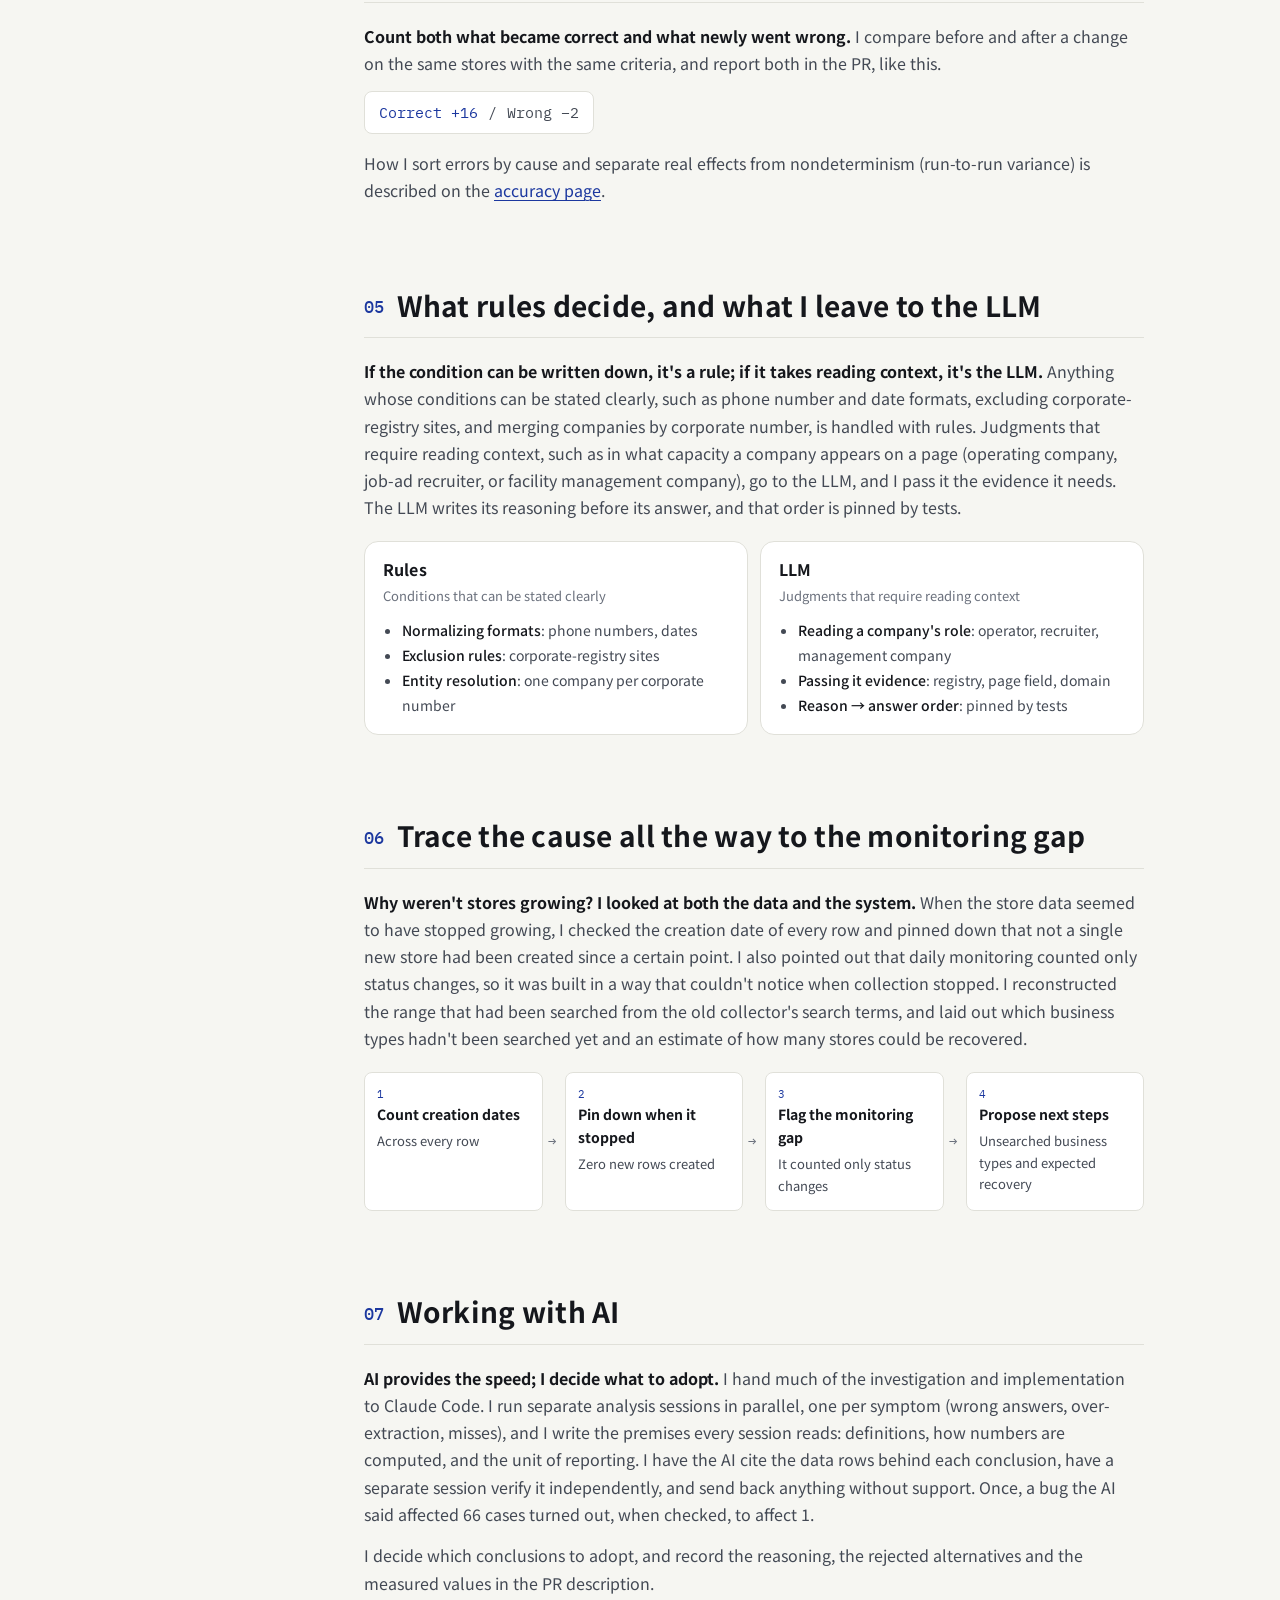
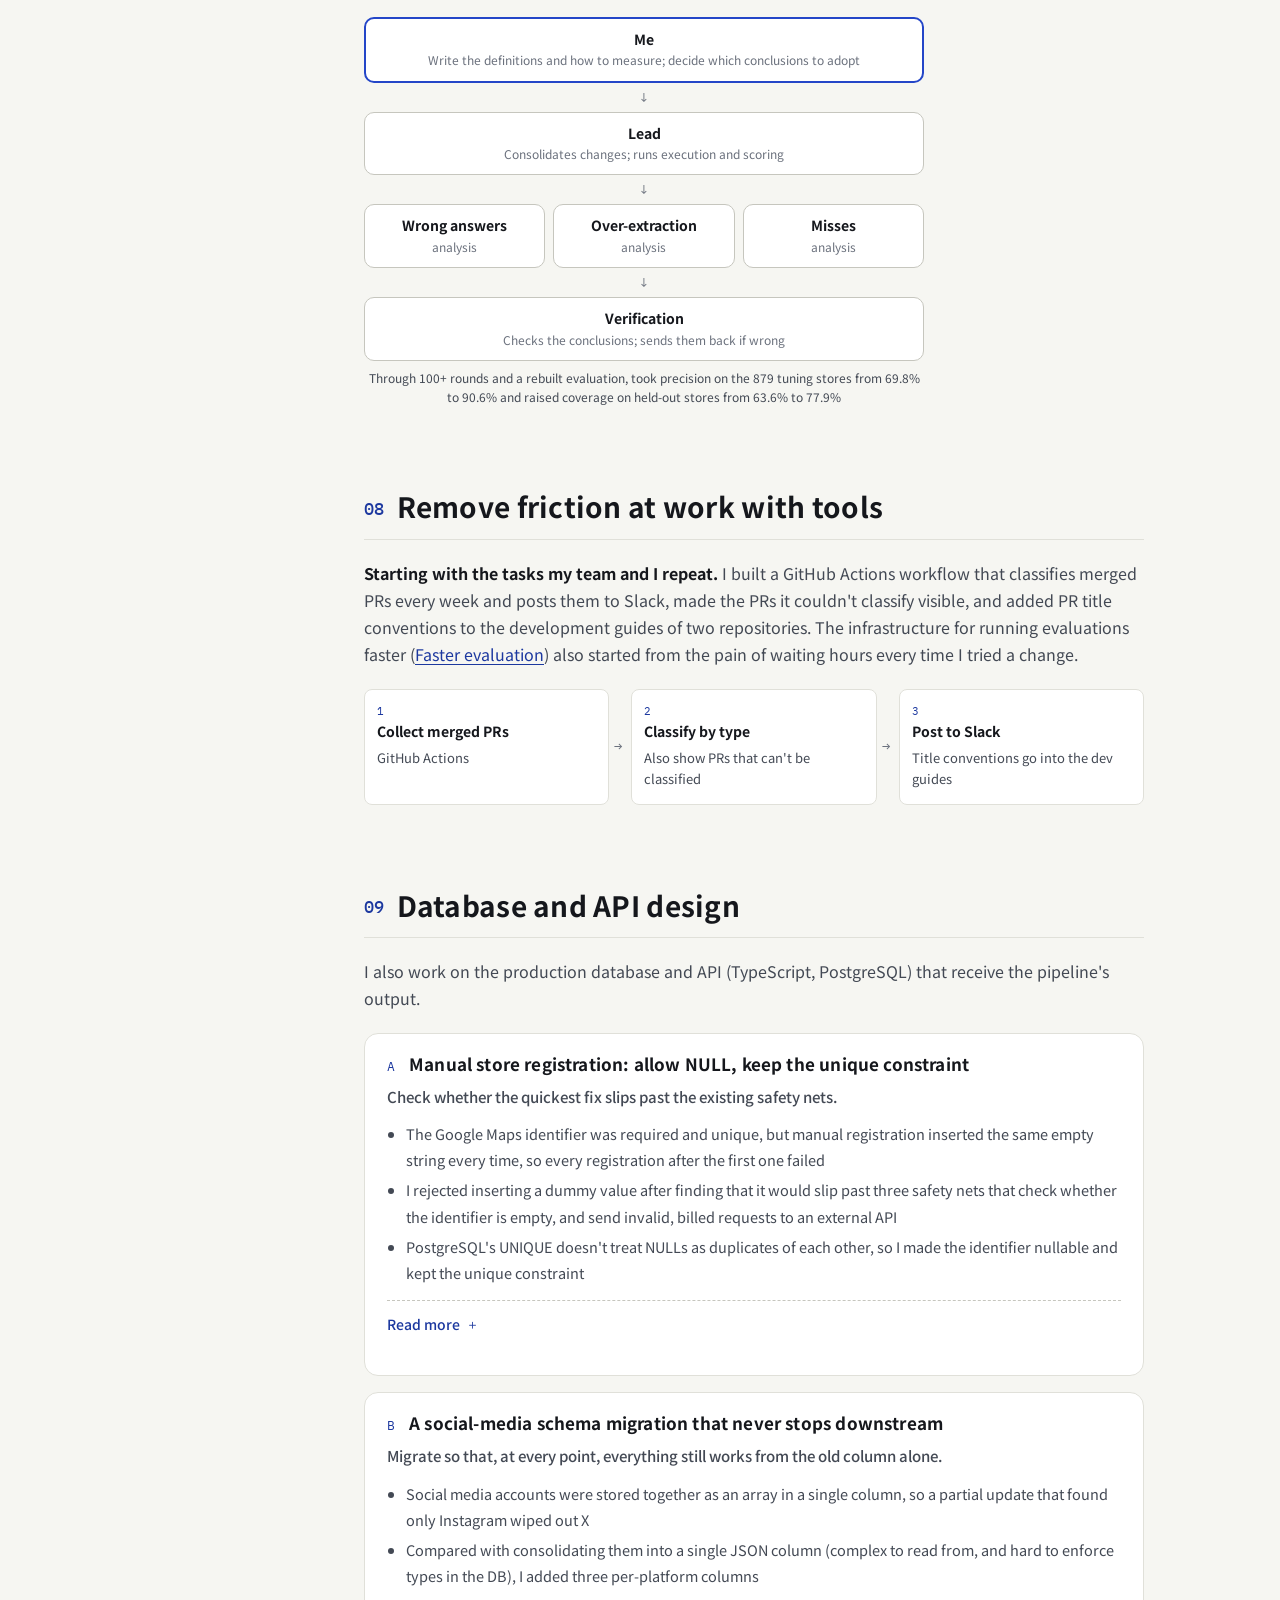
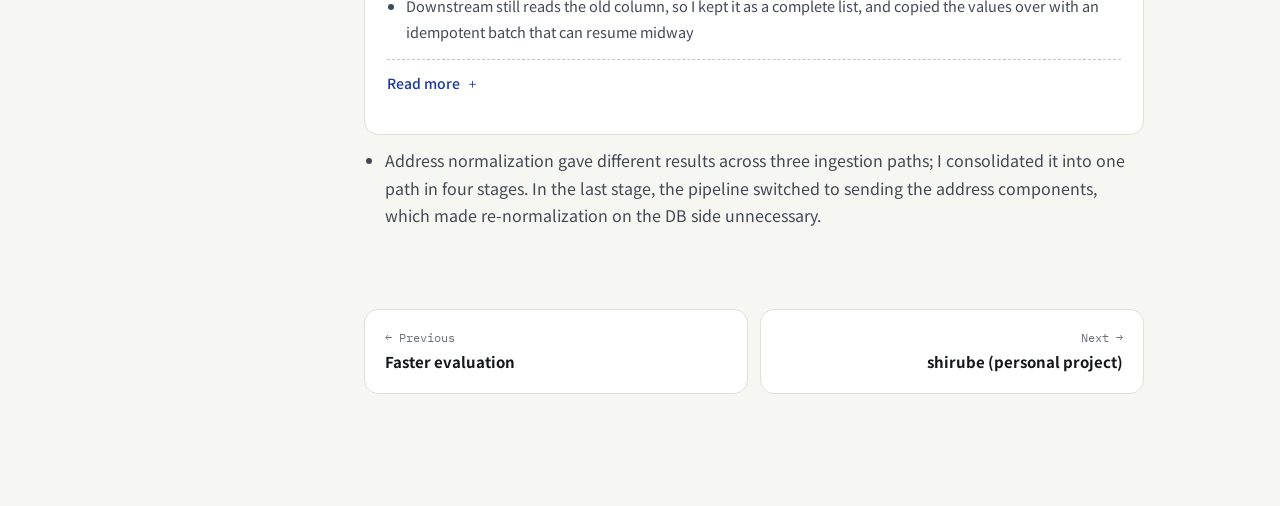
<file: en/workstyle.html>
<!doctype html>
<html lang="en">
<head>
  <meta charset="utf-8">
  <meta name="viewport" content="width=device-width, initial-scale=1">
  <title>How I work | Hiroki Takahashi</title>
  <meta name="description" content="How I work: I decide what to adopt by the numbers and write down the reasoning. I ship every data fix together with a guard against recurrence, and compare each change before and after on the same stores. How I split work between rules and LLMs, and between AI and myself.">
  <meta property="og:type" content="article">
  <meta property="og:title" content="How I work | Hiroki Takahashi">
  <meta property="og:description" content="I decide what to adopt by the numbers and write down the reasoning. When data is wrong, I don't just fix it; I make sure the same error never gets in again.">
  <link rel="alternate" hreflang="ja" href="https://h11roki.github.io/workstyle.html">
  <link rel="alternate" hreflang="en" href="https://h11roki.github.io/en/workstyle.html">
  <meta name="theme-color" content="#f6f6f2" media="(prefers-color-scheme: light)">
  <meta name="theme-color" content="#101216" media="(prefers-color-scheme: dark)">
  <link rel="icon" href="../assets/favicon.svg" type="image/svg+xml">
  <link rel="preconnect" href="https://fonts.googleapis.com">
  <link rel="preconnect" href="https://fonts.gstatic.com" crossorigin>
  <link rel="stylesheet" href="https://fonts.googleapis.com/css2?family=IBM+Plex+Mono:wght@400;500&family=Noto+Sans+JP:wght@400;500;700&display=swap">
  <link rel="stylesheet" href="../assets/style.css?v=20261110a">
  <script>document.documentElement.classList.add("js")</script>
  <script src="../assets/main.js?v=20261110a" defer></script>
</head>
<body>
  <a class="skip-link" href="#main">Skip to content</a>

  <header class="site-header">
    <div class="wrap">
      <a class="brand" href="index.html">Hiroki Takahashi <small>髙橋 浩樹</small></a>
      <nav class="site-nav" aria-label="Site navigation">
        <ul>
          <li><a href="index.html">Home</a></li>
          <li><a href="work.html">Accuracy</a></li>
          <li><a href="eval.html">Faster evals</a></li>
          <li><a href="workstyle.html" aria-current="page">How I work</a></li>
          <li><a href="shirube.html">shirube</a></li>
          <li><a href="tonari.html">tonari</a></li>
          <li><a href="about.html">About</a></li>
          <li><a href="index.html#contact">Contact</a></li>
          <li><a class="lang-switch" href="../workstyle.html" lang="ja" hreflang="ja">日本語</a></li>
        </ul>
      </nav>
    </div>
  </header>

  <main id="main">
    <div class="wrap">
      <div class="doc-hero">
        <p class="crumbs"><a href="index.html">Home</a> / Work / How I work</p>
        <p class="eyebrow">A Kyoto-based startup · Long-term internship · Personal projects</p>
        <h1>How I work</h1>
        <p class="lead">I decide what to adopt by the numbers, and I write down why. When data is wrong, I don't stop at fixing it; I make sure the same error can't get in again. This is how I've been working, both in my internship and on my personal projects.</p>
      </div>

      <div class="doc-layout">
        <nav class="toc" aria-label="On this page" data-spy>
          <p>Contents</p>
          <ol>
            <li><a href="#principles">What I value</a></li>
            <li><a href="#fixes">Examples of fixes</a></li>
            <li><a href="#prevent">Fix it, then block it at the entry point</a></li>
            <li><a href="#compare">Compare before and after</a></li>
            <li><a href="#rules">Rules vs. LLMs</a></li>
            <li><a href="#monitoring">Trace it to the monitoring gap</a></li>
            <li><a href="#ai">Working with AI</a></li>
            <li><a href="#tools">Remove friction with tools</a></li>
            <li><a href="#database">Database and API</a></li>
          </ol>
        </nav>

        <article class="doc">
          <section id="principles" aria-labelledby="h-principles">
            <h2 id="h-principles"><span class="idx">01</span>What I value</h2>
            <p>LLM output always looks plausible, so I decide what to adopt by the numbers, not by feel. I work the same way at my internship and on personal projects.</p>
            <div class="principles">
              <div class="principle reveal">
                <h3>Decide how to measure before changing anything</h3>
                <p>Before starting on improvements, I build the evaluation set and the tooling to compare against it. I write down the adoption criteria before I measure.</p>
                <p class="evidence"><b>shirube</b>&emsp;I noticed that even two unchanged, identical configurations came out "significantly different" at twice the nominal rate, so I switched to interleaved runs of the two configurations compared with a permutation test.</p>
              </div>
              <div class="principle reveal">
                <h3>Be most skeptical when the numbers go up</h3>
                <p>A gain on the data used for tuning isn't necessarily a gain in production accuracy. I don't adopt an improvement I can't explain.</p>
                <p class="evidence"><b>Internship</b>&emsp;A 14-row lookup table with no source, which I had approved, accounted for about 2 pt of precision, so I removed it, knowing the number would drop (<a href="work.html#challenges">Accuracy, case 04</a>).</p>
              </div>
              <div class="principle reveal">
                <h3>Measure and roll back, even my own changes</h3>
                <p>I decide based not only on the new correct answers a change produces but also on the new errors it introduces.</p>
                <p class="evidence"><b>Internship</b>&emsp;When I broadened the search terms to reduce misses, the change introduced more new errors than new correct answers, so I reverted my own change.</p>
              </div>
              <div class="principle reveal">
                <h3>Write decisions down</h3>
                <p>Before implementing, I write the design options, and why I rejected the ones I didn't pick, in an ADR (architecture decision record).</p>
                <p class="evidence"><b>shirube</b>&emsp;For example, favoring coverage while accepting more irrelevant courses (<a href="https://github.com/h11roki/Shirube/blob/main/docs/adr/0080-selection-coverage.md">ADR 0080</a>). The 3 improvements I rejected are recorded too, with their numbers and reasons.</p>
              </div>
            </div>
          </section>

          <section id="fixes" aria-labelledby="h-fixes">
            <h2 id="h-fixes"><span class="idx">02</span>Examples of fixes</h2>
            <p>Besides improving accuracy, I also fix errors that have made it into the production store data. When I find one error, I count the stores affected by the same cause and fix them, and I make sure the same error can't get in again on the ingestion and generation side.</p>
            <div class="table-wrap">
              <table>
                <thead><tr><th scope="col">Error</th><th scope="col">What I fixed</th></tr></thead>
                <tbody>
                  <tr><th scope="row">Wrong opening dates</th><td>Article publish dates and the opening dates of shopping facilities were being taken as the store's opening date. I removed date elements and added a guard that rejects facility opening dates, plus an exclusion for corporate-registry sites (45.7% → 90.4% in internal accuracy validation)</td></tr>
                  <tr><th scope="row">Ingestion erasing correct values</th><td>In the bulk store ingestion API (Next.js), I distinguished "not fetched yet (null)" from "none (empty array)" so that failing to fetch a value no longer erases the existing one. Values that were corrected by hand and locked are not overwritten either</td></tr>
                  <tr><th scope="row">Business hours with every day closed</th><td>Reset the 102 existing records to empty and added a guard that rejects the same value at ingestion</td></tr>
                </tbody>
              </table>
            </div>

            <h3>Accuracy of the LLM pipeline that extracts store attributes (May–July 2026)</h3>
            <p>I sorted the errors in opening date, seat count, parking and payment methods into types and addressed each type (e.g. confusing an article's publish date or the host facility's opening date with the store's, wrongly taking dates from corporate-registry sites, and missing full-width digits).</p>
            <div class="table-wrap">
              <table>
                <caption>Internal accuracy validation figures (scored separately from operating-company identification; population and timing differ by property)</caption>
                <thead><tr><th scope="col">Property</th><th scope="col" class="n">Precision before → after</th><th scope="col" class="n">Coverage before → after</th></tr></thead>
                <tbody>
                  <tr><th scope="row">Opening date</th><td class="n">45.7 → 90.4%</td><td class="n">28.7 → 70.0%</td></tr>
                  <tr><th scope="row">Seat count</th><td class="n">73.0 → 94.0%</td><td class="n">67.0 → 80.8%</td></tr>
                  <tr><th scope="row">Parking</th><td class="n">75.0 → 91.4%</td><td class="n">54.3 → 72.5%</td></tr>
                  <tr><th scope="row">Payment methods</th><td class="n">47.0 → 90.8%</td><td class="n">32.4 → 78.0%</td></tr>
                </tbody>
              </table>
            </div>
            <p class="table-note">Implemented the team's move to a different search API, cutting the per-store cost of the search used for attribute extraction from ¥1.4 to ¥0.08 (about 1/17).</p>
          </section>

          <section id="prevent" aria-labelledby="h-prevent">
            <h2 id="h-prevent"><span class="idx">03</span>Fix it, then block it at the entry point</h2>
            <p><strong>Every fix to existing data ships together with a guard against recurrence.</strong> When I find an error, I count how many stores share the same cause and correct the existing data with a fix batch. At the same time, I add a guard at ingestion that rejects the same error, and fix the extraction or judgment logic that produced it.</p>
            <ol class="flow" style="--n:5" aria-label="Flow for fixing errors and preventing recurrence">
              <li><b>Measure the scope</b>Find every store with the same cause</li>
              <li><b>Fix existing data</b>A fix batch</li>
              <li><b>Block it at the entry point</b>A guard at ingestion</li>
              <li><b>Fix the source</b>Extraction and judgment logic</li>
              <li><b>Compare before and after</b>Both what got fixed and any new errors</li>
            </ol>
            <p style="margin-top:1.2em">So far I've fixed these the same way: phone number formats (forwarding numbers, extensions, +81), store names that were just a place name or had an address mixed in, coordinates, business hours with every day closed, opening dates with dropped digits, business types that shouldn't be treated as stores, and large numbers of stores linked to a single URL.</p>
          </section>

          <section id="compare" aria-labelledby="h-compare">
            <h2 id="h-compare"><span class="idx">04</span>Compare each change before and after on the same stores</h2>
            <p><strong>Count both what became correct and what newly went wrong.</strong> I compare before and after a change on the same stores with the same criteria, and report both in the PR, like this.</p>
            <p class="diff-example" aria-label="Example in a PR: correct plus 16, wrong minus 2"><span class="plus">Correct +16</span><span>/</span><span class="minus">Wrong −2</span></p>
            <p style="margin-top:1em">How I sort errors by cause and separate real effects from nondeterminism (run-to-run variance) is described on the <a href="work.html#challenges">accuracy page</a>.</p>
          </section>

          <section id="rules" aria-labelledby="h-rules">
            <h2 id="h-rules"><span class="idx">05</span>What rules decide, and what I leave to the LLM</h2>
            <p><strong>If the condition can be written down, it's a rule; if it takes reading context, it's the LLM.</strong> Anything whose conditions can be stated clearly, such as phone number and date formats, excluding corporate-registry sites, and merging companies by corporate number, is handled with rules. Judgments that require reading context, such as in what capacity a company appears on a page (operating company, job-ad recruiter, or facility management company), go to the LLM, and I pass it the evidence it needs. The LLM writes its reasoning before its answer, and that order is pinned by tests.</p>
            <div class="compare">
              <div>
                <h3>Rules</h3>
                <p class="sub">Conditions that can be stated clearly</p>
                <ul>
                  <li><b>Normalizing formats</b>: phone numbers, dates</li>
                  <li><b>Exclusion rules</b>: corporate-registry sites</li>
                  <li><b>Entity resolution</b>: one company per corporate number</li>
                </ul>
              </div>
              <div>
                <h3>LLM</h3>
                <p class="sub">Judgments that require reading context</p>
                <ul>
                  <li><b>Reading a company's role</b>: operator, recruiter, management company</li>
                  <li><b>Passing it evidence</b>: registry, page field, domain</li>
                  <li><b>Reason → answer order</b>: pinned by tests</li>
                </ul>
              </div>
            </div>
          </section>

          <section id="monitoring" aria-labelledby="h-monitoring">
            <h2 id="h-monitoring"><span class="idx">06</span>Trace the cause all the way to the monitoring gap</h2>
            <p><strong>Why weren't stores growing? I looked at both the data and the system.</strong> When the store data seemed to have stopped growing, I checked the creation date of every row and pinned down that not a single new store had been created since a certain point. I also pointed out that daily monitoring counted only status changes, so it was built in a way that couldn't notice when collection stopped. I reconstructed the range that had been searched from the old collector's search terms, and laid out which business types hadn't been searched yet and an estimate of how many stores could be recovered.</p>
            <ol class="flow" style="--n:4" aria-label="Order of investigation">
              <li><b>Count creation dates</b>Across every row</li>
              <li><b>Pin down when it stopped</b>Zero new rows created</li>
              <li><b>Flag the monitoring gap</b>It counted only status changes</li>
              <li><b>Propose next steps</b>Unsearched business types and expected recovery</li>
            </ol>
          </section>

          <section id="ai" aria-labelledby="h-ai">
            <h2 id="h-ai"><span class="idx">07</span>Working with AI</h2>
            <p><strong>AI provides the speed; I decide what to adopt.</strong> I hand much of the investigation and implementation to Claude Code. I run separate analysis sessions in parallel, one per symptom (wrong answers, over-extraction, misses), and I write the premises every session reads: definitions, how numbers are computed, and the unit of reporting. I have the AI cite the data rows behind each conclusion, have a separate session verify it independently, and send back anything without support. Once, a bug the AI said affected 66 cases turned out, when checked, to affect 1.</p>
            <p>I decide which conclusions to adopt, and record the reasoning, the rejected alternatives and the measured values in the PR description.</p>
            <div class="org-chart" role="img" aria-label="Diagram of the setup: I write the definitions and how to measure; a lead session consolidates the changes and splits the work across three sessions analyzing wrong answers, over-extraction and misses; a verification session checks the conclusions and sends them back if they are wrong">
              <div class="org-node is-me"><b>Me</b><span>Write the definitions and how to measure; decide which conclusions to adopt</span></div>
              <span class="org-arrow" aria-hidden="true">↓</span>
              <div class="org-node"><b>Lead</b><span>Consolidates changes; runs execution and scoring</span></div>
              <span class="org-arrow" aria-hidden="true">↓</span>
              <div class="org-row">
                <div class="org-node"><b>Wrong answers</b><span>analysis</span></div>
                <div class="org-node"><b>Over-extraction</b><span>analysis</span></div>
                <div class="org-node"><b>Misses</b><span>analysis</span></div>
              </div>
              <span class="org-arrow" aria-hidden="true">↓</span>
              <div class="org-node"><b>Verification</b><span>Checks the conclusions; sends them back if wrong</span></div>
              <p class="org-loop">Through 100+ rounds and a rebuilt evaluation, took precision on the 879 tuning stores from 69.8% to 90.6% and raised coverage on held-out stores from 63.6% to 77.9%</p>
            </div>
          </section>

          <section id="tools" aria-labelledby="h-tools">
            <h2 id="h-tools"><span class="idx">08</span>Remove friction at work with tools</h2>
            <p><strong>Starting with the tasks my team and I repeat.</strong> I built a GitHub Actions workflow that classifies merged PRs every week and posts them to Slack, made the PRs it couldn't classify visible, and added PR title conventions to the development guides of two repositories. The infrastructure for running evaluations faster (<a href="eval.html">Faster evaluation</a>) also started from the pain of waiting hours every time I tried a change.</p>
            <ol class="flow" style="--n:3" aria-label="Weekly PR summary">
              <li><b>Collect merged PRs</b>GitHub Actions</li>
              <li><b>Classify by type</b>Also show PRs that can't be classified</li>
              <li><b>Post to Slack</b>Title conventions go into the dev guides</li>
            </ol>
          </section>

          <section id="database" aria-labelledby="h-database">
            <h2 id="h-database"><span class="idx">09</span>Database and API design</h2>
            <p>I also work on the production database and API (TypeScript, PostgreSQL) that receive the pipeline's output.</p>

            <div class="case">
              <div class="case-head"><span class="idx">A</span><h3>Manual store registration: allow NULL, keep the unique constraint</h3></div>
              <p class="case-catch">Check whether the quickest fix slips past the existing safety nets.</p>
              <ul class="points">
                <li>The Google Maps identifier was required and unique, but manual registration inserted the same empty string every time, so every registration after the first one failed</li>
                <li>I rejected inserting a dummy value after finding that it would slip past three safety nets that check whether the identifier is empty, and send invalid, billed requests to an external API</li>
                <li>PostgreSQL's UNIQUE doesn't treat NULLs as duplicates of each other, so I made the identifier nullable and kept the unique constraint</li>
              </ul>
              <details>
                <summary>Read more</summary>
                <dl>
                  <dt>Approach</dt>
                  <dd>The pipeline's input type required the identifier and rejected unknown keys, so I fixed the deploy order as pipeline → DB and split the work into 5 PRs. For detecting duplicate registrations, I judged it cheaper to catch resubmissions under the same store name with an exact match that the existing index can serve (matching the input in both full-width and half-width forms) than to maintain a new partial-match index over millions of rows.</dd>
                </dl>
              </details>
            </div>

            <div class="case">
              <div class="case-head"><span class="idx">B</span><h3>A social-media schema migration that never stops downstream</h3></div>
              <p class="case-catch">Migrate so that, at every point, everything still works from the old column alone.</p>
              <ul class="points">
                <li>Social media accounts were stored together as an array in a single column, so a partial update that found only Instagram wiped out X</li>
                <li>Compared with consolidating them into a single JSON column (complex to read from, and hard to enforce types in the DB), I added three per-platform columns</li>
                <li>Downstream still reads the old column, so I kept it as a complete list, and copied the values over with an idempotent batch that can resume midway</li>
              </ul>
              <details>
                <summary>Read more</summary>
                <dl>
                  <dt>Problem</dt>
                  <dd>Locks and source URLs could also be held only once across all social media platforms, so a hand-corrected value got overwritten together with an update to a different platform.</dd>
                  <dt>Approach</dt>
                  <dd>I moved reads and writes over in this order: copy batch → admin UI → validation tool → producer side (expand / contract). I also changed the domain check used for classification from substring matching to suffix matching, correcting 1,826 misclassified URLs.</dd>
                </dl>
              </details>
            </div>

            <ul class="bullets">
              <li>Address normalization gave different results across three ingestion paths; I consolidated it into one path in four stages. In the last stage, the pipeline switched to sending the address components, which made re-normalization on the DB side unnecessary.</li>
            </ul>
          </section>

          <nav class="doc-next" aria-label="More pages">
            <a href="eval.html"><small>← Previous</small><b>Faster evaluation</b></a>
            <a class="is-next" href="shirube.html"><small>Next →</small><b>shirube (personal project)</b></a>
          </nav>
        </article>
      </div>
    </div>
  </main>

</body>
</html>
</file>
<file: assets/style.css>
/* ============================================================
   髙橋 浩樹 ポートフォリオ
   色・余白・文字はすべてここのトークンから使う
   ============================================================ */

:root {
  --bg: #f6f6f2;
  --bg-elev: #ffffff;
  --bg-sunken: #eeeee8;
  --ink: #15171c;
  --ink-2: #434954;
  --ink-3: #6b717d;
  --line: #e0e0d9;
  --line-strong: #c6c6be;
  --accent: #2446c8;
  --accent-ink: #1c389f;
  --accent-soft: #e7ebfa;
  --before: #c5c8cf;
  --grid: rgba(21, 23, 28, 0.045);
  --shadow: 0 1px 2px rgba(21, 23, 28, 0.04), 0 8px 24px rgba(21, 23, 28, 0.06);

  --font-sans: "Noto Sans JP", "Hiragino Sans", "Hiragino Kaku Gothic ProN", "Yu Gothic UI", Meiryo, sans-serif;
  --font-mono: "IBM Plex Mono", ui-monospace, "SFMono-Regular", Menlo, monospace;

  --wrap: 1120px;
  --gutter: clamp(16px, 4vw, 40px);
  --radius: 14px;
  --radius-sm: 8px;
  color-scheme: light;
}

@media (prefers-color-scheme: dark) {
  :root:not([data-theme="light"]) {
    --bg: #101216;
    --bg-elev: #181b21;
    --bg-sunken: #0c0e11;
    --ink: #eceef2;
    --ink-2: #b9bfca;
    --ink-3: #8b919d;
    --line: #272b33;
    --line-strong: #3a3f49;
    --accent: #8fa7ff;
    --accent-ink: #b4c4ff;
    --accent-soft: #1c2440;
    --before: #474c57;
    --grid: rgba(236, 238, 242, 0.04);
    --shadow: 0 1px 2px rgba(0, 0, 0, 0.3), 0 8px 24px rgba(0, 0, 0, 0.3);
    color-scheme: dark;
  }
}

:root[data-theme="dark"] {
  --bg: #101216;
  --bg-elev: #181b21;
  --bg-sunken: #0c0e11;
  --ink: #eceef2;
  --ink-2: #b9bfca;
  --ink-3: #8b919d;
  --line: #272b33;
  --line-strong: #3a3f49;
  --accent: #8fa7ff;
  --accent-ink: #b4c4ff;
  --accent-soft: #1c2440;
  --before: #474c57;
  --grid: rgba(236, 238, 242, 0.04);
  --shadow: 0 1px 2px rgba(0, 0, 0, 0.3), 0 8px 24px rgba(0, 0, 0, 0.3);
  color-scheme: dark;
}

/* ---------- base ---------- */

*,
*::before,
*::after { box-sizing: border-box; }

html {
  -webkit-text-size-adjust: 100%;
  scroll-behavior: smooth;
  scroll-padding-top: 80px;
}

body {
  margin: 0;
  background: var(--bg);
  color: var(--ink);
  font-family: var(--font-sans);
  font-size: 16px;
  line-height: 1.9;
  letter-spacing: 0.02em;
  font-feature-settings: "palt" 0;
  -webkit-font-smoothing: antialiased;
  overflow-x: hidden;
}

img { max-width: 100%; height: auto; display: block; }

[hidden] { display: none !important; }

a { color: var(--accent-ink); text-underline-offset: 0.2em; text-decoration-thickness: 1px; }
a:hover { text-decoration-thickness: 2px; }

:focus-visible {
  outline: 2px solid var(--accent);
  outline-offset: 3px;
  border-radius: 4px;
}

h1, h2, h3, h4 { line-height: 1.45; margin: 0; letter-spacing: 0.01em; }
p { margin: 0; }
p + p { margin-top: 1em; }

.mono { font-family: var(--font-mono); letter-spacing: 0; }
.num { font-family: var(--font-mono); font-variant-numeric: tabular-nums; letter-spacing: -0.01em; }

.wrap {
  width: 100%;
  max-width: calc(var(--wrap) + var(--gutter) * 2);
  margin: 0 auto;
  padding: 0 var(--gutter);
}

.skip-link {
  position: absolute;
  left: 12px;
  top: -48px;
  background: var(--ink);
  color: var(--bg);
  padding: 8px 14px;
  border-radius: var(--radius-sm);
  z-index: 100;
}
.skip-link:focus { top: 12px; }

.visually-hidden {
  position: absolute !important;
  width: 1px; height: 1px;
  overflow: hidden; clip: rect(0 0 0 0);
  white-space: nowrap;
}

/* ---------- header ---------- */

.site-header {
  position: sticky;
  top: 0;
  z-index: 50;
  background: color-mix(in srgb, var(--bg) 82%, transparent);
  backdrop-filter: saturate(1.4) blur(12px);
  -webkit-backdrop-filter: saturate(1.4) blur(12px);
  border-bottom: 1px solid transparent;
  transition: border-color 0.2s;
}
.site-header.is-scrolled { border-bottom-color: var(--line); }

.site-header .wrap {
  display: flex;
  align-items: center;
  justify-content: space-between;
  gap: 16px;
  height: 64px;
}

.brand {
  display: flex;
  align-items: baseline;
  gap: 10px;
  color: var(--ink);
  text-decoration: none;
  font-weight: 700;
  white-space: nowrap;
}
.brand small {
  font-family: var(--font-mono);
  font-weight: 400;
  font-size: 12px;
  color: var(--ink-3);
  letter-spacing: 0.04em;
}

.site-nav ul {
  display: flex;
  gap: 4px;
  list-style: none;
  margin: 0;
  padding: 0;
}
.site-nav a {
  display: block;
  padding: 6px 12px;
  border-radius: 999px;
  color: var(--ink-2);
  font-size: 14px;
  text-decoration: none;
  white-space: nowrap;
}
.site-nav a:hover { background: var(--bg-sunken); color: var(--ink); }
.site-nav a[aria-current="true"],
.site-nav a[aria-current="page"] { color: var(--accent-ink); background: var(--accent-soft); }

@media (max-width: 1180px) {
  .site-header .wrap { height: auto; flex-direction: column; align-items: stretch; gap: 0; padding-top: 10px; }
  .site-nav { margin: 0 calc(var(--gutter) * -1); overflow-x: auto; scrollbar-width: none; }
  .site-nav::-webkit-scrollbar { display: none; }
  .site-nav ul { padding: 6px var(--gutter) 10px; width: max-content; }
  .site-nav a { padding: 4px 10px; font-size: 13px; }
  html { scroll-padding-top: 110px; }
}

/* 言語の切り替え */
.site-nav a.lang-switch {
  font-family: var(--font-mono);
  font-size: 12px;
  border: 1px solid var(--line-strong);
  margin-left: 6px;
}
.site-nav a.lang-switch:lang(ja) { font-family: var(--font-sans); }

/* 英語のページは行間と字間を詰める */
html[lang="en"] body { line-height: 1.7; letter-spacing: 0; }
html[lang="en"] .hero-name { letter-spacing: 0.01em; }

/* ---------- buttons / links ---------- */

.btn {
  display: inline-flex;
  align-items: center;
  gap: 8px;
  min-height: 44px;
  padding: 10px 18px;
  border-radius: 999px;
  border: 1px solid var(--line-strong);
  background: var(--bg-elev);
  color: var(--ink);
  font: inherit;
  font-size: 14px;
  font-weight: 500;
  line-height: 1.4;
  text-decoration: none;
  cursor: pointer;
  transition: border-color 0.15s, background 0.15s, transform 0.15s;
}
.btn:hover { border-color: var(--ink-3); text-decoration: none; }
.btn:active { transform: translateY(1px); }
.btn-primary { background: var(--ink); color: var(--bg); border-color: var(--ink); }
.btn-primary:hover { background: var(--accent-ink); border-color: var(--accent-ink); color: #fff; }
.btn svg { width: 16px; height: 16px; flex: none; }

.more {
  display: inline-flex;
  align-items: center;
  gap: 6px;
  font-weight: 500;
  font-size: 15px;
  text-decoration: none;
  color: var(--accent-ink);
}
.more::after {
  content: "→";
  font-family: var(--font-mono);
  transition: transform 0.15s;
}
.more:hover::after { transform: translateX(3px); }
.more:hover { text-decoration: underline; }

.ext::after {
  content: "↗";
  font-family: var(--font-mono);
  font-size: 0.85em;
  margin-left: 0.2em;
}

/* ---------- hero ---------- */

.hero {
  position: relative;
  padding: clamp(56px, 10vw, 128px) 0 clamp(56px, 8vw, 96px);
  isolation: isolate;
}
.hero::before {
  content: "";
  position: absolute;
  inset: 0;
  z-index: -1;
  background-image:
    linear-gradient(var(--grid) 1px, transparent 1px),
    linear-gradient(90deg, var(--grid) 1px, transparent 1px);
  background-size: 28px 28px;
  -webkit-mask-image: linear-gradient(to bottom, #000 30%, transparent 100%);
  mask-image: linear-gradient(to bottom, #000 30%, transparent 100%);
}

.eyebrow {
  display: inline-flex;
  align-items: center;
  gap: 10px;
  font-family: var(--font-mono);
  font-size: 13px;
  color: var(--ink-2);
  letter-spacing: 0.02em;
}
.eyebrow::before {
  content: "";
  width: 8px; height: 8px;
  border-radius: 50%;
  background: var(--accent);
  box-shadow: 0 0 0 4px var(--accent-soft);
}

/* 自己紹介：名前を大きく、その下に所属と一言 */
.hero-intro { max-width: 820px; }
.hero-roman {
  font-family: var(--font-mono);
  font-size: 13px;
  letter-spacing: 0.18em;
  text-transform: uppercase;
  color: var(--accent-ink);
}
.hero-name {
  margin-top: 8px;
  font-size: clamp(32px, 4.4vw, 48px);
  font-weight: 700;
  line-height: 1.3;
  letter-spacing: 0.04em;
}
.hero-name rt {
  font-size: 11px;
  font-weight: 400;
  letter-spacing: 0.15em;
  color: var(--ink-3);
}
.hero-facts { margin: 28px 0 0; display: grid; gap: 8px; }
.hero-facts > div { display: flex; flex-wrap: wrap; gap: 2px 16px; align-items: baseline; }
.hero-facts dt { width: 6.5em; flex: none; font-size: 13px; color: var(--ink-3); }
.hero-facts dd { flex: 1 1 18em; min-width: 0; margin: 0; font-size: 15px; color: var(--ink); }
.hero .lead {
  margin-top: 24px;
  max-width: 40em;
  font-size: clamp(15px, 1.6vw, 17px);
  color: var(--ink-2);
}
.hero-actions { display: flex; flex-wrap: wrap; gap: 8px; margin-top: 28px; }

.entry-list {
  list-style: none;
  margin: clamp(40px, 6vw, 64px) 0 0;
  padding: 0;
  display: grid;
  grid-template-columns: repeat(2, minmax(0, 1fr));
  gap: 12px;
}
.entry-list a {
  display: grid;
  grid-template-columns: minmax(0, 1fr) auto;
  gap: 4px 16px;
  align-items: center;
  height: 100%;
  padding: 16px 20px;
  border: 1px solid var(--line);
  border-radius: var(--radius);
  background: var(--bg-elev);
  color: var(--ink);
  text-decoration: none;
  transition: border-color 0.15s, transform 0.15s, box-shadow 0.15s;
}
.entry-list a:hover { border-color: var(--accent); box-shadow: var(--shadow); transform: translateY(-1px); }
.entry-kind {
  grid-column: 1 / -1;
  font-family: var(--font-mono);
  font-size: 12px;
  color: var(--ink-3);
  line-height: 1.5;
}
.entry-title { font-weight: 700; font-size: 15px; line-height: 1.6; }
.entry-title span { display: block; font-weight: 400; font-size: 13px; color: var(--ink-2); }
.entry-arrow { font-family: var(--font-mono); color: var(--accent); transition: transform 0.15s; }
.entry-list a:hover .entry-arrow { transform: translateX(3px); }

@media (max-width: 760px) {
  .entry-list { grid-template-columns: minmax(0, 1fr); }
}

/* ---------- sections ---------- */

.section {
  padding: clamp(64px, 9vw, 112px) 0;
  border-top: 1px solid var(--line);
}

.section-head {
  display: grid;
  grid-template-columns: minmax(0, 1fr);
  gap: 12px;
  margin-bottom: clamp(32px, 5vw, 56px);
  max-width: 760px;
}
.section-label {
  font-family: var(--font-mono);
  font-size: 13px;
  color: var(--accent-ink);
  letter-spacing: 0.04em;
}
.section-label b { font-weight: 500; color: var(--ink-3); margin-right: 10px; }
.section-title {
  font-size: clamp(26px, 3.6vw, 38px);
  font-weight: 700;
}
.section-intro { color: var(--ink-2); margin-top: 8px; }

/* ---------- projects ---------- */

.projects { display: grid; gap: clamp(24px, 4vw, 40px); }

.project {
  display: grid;
  grid-template-columns: minmax(0, 1fr) minmax(0, 1.1fr);
  background: var(--bg-elev);
  border: 1px solid var(--line);
  border-radius: 20px;
  overflow: hidden;
}
.project-media {
  position: relative;
  background: var(--bg-sunken);
  display: flex;
  align-items: center;
  justify-content: center;
  padding: clamp(20px, 3vw, 36px);
  min-height: 320px;
  border-right: 1px solid var(--line);
}
.project-media img {
  border-radius: 10px;
  box-shadow: var(--shadow);
  border: 1px solid var(--line);
}
.project-media.is-shirube img { max-height: 520px; width: 100%; object-fit: cover; object-position: top; }
.project-media.is-phone img { width: min(240px, 70%); border-radius: 22px; border: 6px solid #1b1d22; }
.project-media.is-phone > a { display: block; width: min(240px, 70%); }
.project-media.is-phone video {
  display: block;
  width: 100%;
  height: auto;
  aspect-ratio: 360 / 780;
  border-radius: 22px;
  border: 6px solid #1b1d22;
  background: #1b1d22;
  box-shadow: var(--shadow);
}

.project-body { padding: clamp(24px, 3.5vw, 40px); display: flex; flex-direction: column; gap: 16px; }
.project-meta { font-family: var(--font-mono); font-size: 12px; color: var(--ink-3); display: flex; flex-wrap: wrap; gap: 4px 14px; }
.project-meta .live { color: var(--accent-ink); }
.project-meta .live::before {
  content: "";
  display: inline-block;
  width: 7px; height: 7px;
  border-radius: 50%;
  background: currentColor;
  margin-right: 6px;
  vertical-align: 1px;
}
:is(.project, .feature) h3 { font-size: clamp(24px, 3vw, 30px); font-weight: 700; line-height: 1.3; }
:is(.project, .feature) h3 small { font-size: 0.55em; font-weight: 500; color: var(--ink-3); margin-left: 8px; }
:is(.project, .feature) h3 a { color: var(--ink); text-decoration: none; }
:is(.project, .feature) h3 a::after { content: "→"; font-family: var(--font-mono); font-size: 0.6em; color: var(--accent); margin-left: 10px; display: inline-block; transition: transform 0.15s; }
:is(.project, .feature) h3 a:hover { color: var(--accent-ink); text-decoration: underline; text-decoration-thickness: 2px; }
:is(.project, .feature) h3 a:hover::after { transform: translateX(3px); }
.project-catch { font-weight: 500; font-size: 16px; line-height: 1.7; }
.project-desc { font-size: 15px; color: var(--ink-2); }

.mini-stats { display: grid; grid-template-columns: repeat(auto-fit, minmax(150px, 1fr)); gap: 10px; margin: 4px 0; }
.mini-stat { border-left: 2px solid var(--accent); padding: 2px 0 2px 12px; }
.mini-stat b {
  display: block;
  font-family: var(--font-mono);
  font-weight: 500;
  font-size: 18px;
  letter-spacing: -0.01em;
  font-variant-numeric: tabular-nums;
}
.mini-stat span { display: block; font-size: 12px; color: var(--ink-3); line-height: 1.6; }

.tags { display: flex; flex-wrap: wrap; gap: 6px; list-style: none; margin: 0; padding: 0; }
.tags li {
  font-family: var(--font-mono);
  font-size: 12px;
  padding: 2px 10px;
  border: 1px solid var(--line-strong);
  border-radius: 999px;
  color: var(--ink-2);
  line-height: 1.7;
}

.link-row { display: flex; flex-wrap: wrap; gap: 8px 20px; align-items: center; margin-top: auto; padding-top: 8px; }
.link-row a:not(.btn) { font-size: 14px; }

@media (max-width: 900px) {
  .project { grid-template-columns: minmax(0, 1fr); }
  .project-media { border-right: 0; border-bottom: 1px solid var(--line); min-height: 0; }
  .project-media.is-shirube img { max-height: 360px; }
}

/* shirube を大きく見せる */
.feature { background: var(--bg-elev); border: 1px solid var(--line); border-radius: 20px; overflow: hidden; }
.feature-media-wrap { position: relative; background: #f2eee5; border-bottom: 1px solid var(--line); }
.feature-media { display: block; }
.feature-media video { display: block; width: 100%; height: auto; aspect-ratio: 16 / 9; }
.feature-toggle {
  position: absolute;
  right: 14px;
  bottom: 14px;
  min-height: 32px;
  padding: 4px 14px;
  font: inherit;
  font-size: 12px;
  border-radius: 999px;
  border: 1px solid rgba(21, 23, 28, 0.18);
  background: rgba(255, 255, 255, 0.88);
  color: #15171c;
  cursor: pointer;
}
.feature-toggle:hover { background: #fff; }
.feature-body {
  display: grid;
  grid-template-columns: minmax(0, 1fr) minmax(0, 1.25fr);
  gap: 16px 48px;
  padding: clamp(24px, 3.5vw, 40px);
}
.feature-body > div { display: flex; flex-direction: column; gap: 14px; }
@media (max-width: 860px) {
  .feature-body { grid-template-columns: minmax(0, 1fr); }
}

/* ---------- principles ---------- */

.principles {
  display: grid;
  grid-template-columns: repeat(2, minmax(0, 1fr));
  gap: 16px;
  counter-reset: pr;
}
.principle {
  counter-increment: pr;
  position: relative;
  background: var(--bg-elev);
  border: 1px solid var(--line);
  border-radius: var(--radius);
  padding: 26px 26px 24px;
}
.principle::before {
  content: counter(pr, decimal-leading-zero);
  font-family: var(--font-mono);
  font-size: 13px;
  color: var(--accent-ink);
}
.principle h3 { font-size: 19px; font-weight: 700; margin: 6px 0 12px; }
.principle p { font-size: 15px; color: var(--ink-2); }
.principle .evidence {
  margin-top: 16px;
  padding-top: 14px;
  border-top: 1px dashed var(--line-strong);
  font-size: 13px;
  color: var(--ink-3);
  line-height: 1.75;
}
.principle .evidence b { color: var(--ink-2); font-weight: 500; }

@media (max-width: 760px) {
  .principles { grid-template-columns: minmax(0, 1fr); }
}

/* AI との分担の図 */

.org-chart { margin-top: 20px; max-width: 560px; display: grid; gap: 8px; justify-items: center; font-size: 13px; line-height: 1.55; }
.org-node {
  width: 100%;
  background: var(--bg-elev);
  border: 1px solid var(--line-strong);
  border-radius: 10px;
  padding: 10px 14px;
  text-align: center;
}
.org-node b { display: block; font-size: 14px; }
.org-node span { color: var(--ink-3); font-size: 12px; }
.org-node.is-me { border: 2px solid var(--accent); }
.org-row { display: grid; grid-template-columns: repeat(3, minmax(0, 1fr)); gap: 8px; width: 100%; }
.org-row .org-node { padding: 10px 6px; }
.org-arrow { font-family: var(--font-mono); color: var(--ink-3); line-height: 1; }
.org-loop { font-size: 12px; color: var(--ink-3); text-align: center; }


/* ---------- route timeline ---------- */

.route { list-style: none; margin: 0; padding: 0; position: relative; max-width: 820px; }
.route li:not(:last-child)::after {
  content: "";
  position: absolute;
  left: 9px;
  top: 20px;
  bottom: -6px;
  width: 3px;
  background: var(--accent);
}
.route li:has(+ .is-future)::after {
  background: repeating-linear-gradient(to bottom, var(--line-strong) 0 6px, transparent 6px 11px);
}
.route li {
  position: relative;
  display: grid;
  grid-template-columns: 6.5em minmax(0, 1fr);
  gap: 4px 20px;
  padding: 0 0 32px 44px;
}
.route li:last-child { padding-bottom: 0; }
.route li::before {
  content: "";
  position: absolute;
  left: 0;
  top: 5px;
  width: 21px;
  height: 21px;
  border-radius: 50%;
  background: var(--bg);
  border: 3px solid var(--accent);
  z-index: 1;
}
.route li.is-major::before { background: var(--accent); box-shadow: 0 0 0 4px var(--accent-soft); }
.route li.is-future::before { border-style: dashed; border-color: var(--line-strong); }
.route-date { font-family: var(--font-mono); font-size: 14px; color: var(--ink-3); padding-top: 2px; }
.route h3 { font-size: 17px; font-weight: 700; }
.route p { font-size: 14px; color: var(--ink-2); margin-top: 2px; }

@media (max-width: 560px) {
  .route li { grid-template-columns: minmax(0, 1fr); gap: 0; }
}

/* ---------- skills ---------- */

.skills {
  display: grid;
  grid-template-columns: repeat(2, minmax(0, 1fr));
  gap: 0 48px;
  margin: 0;
}
.skill {
  padding: 20px 0;
  border-top: 1px solid var(--line);
}
.skill dt { font-weight: 700; font-size: 15px; margin-bottom: 8px; }
.skill dd { margin: 0; font-size: 14px; color: var(--ink-2); line-height: 1.85; }

@media (max-width: 760px) {
  .skills { grid-template-columns: minmax(0, 1fr); }
}

/* ---------- contact ---------- */

#contact .section-label, #projects > .wrap > .section-label { margin-bottom: 20px; font-weight: 400; }
.contact-list { margin: 0; max-width: 640px; border-top: 1px solid var(--line); }
.contact-list > div {
  display: grid;
  grid-template-columns: 6em minmax(0, 1fr);
  gap: 4px 16px;
  align-items: center;
  padding: 14px 0;
  border-bottom: 1px solid var(--line);
}
.contact-list dt { font-size: 13px; color: var(--ink-3); }
.contact-list dd { margin: 0; display: flex; flex-wrap: wrap; align-items: center; gap: 6px 12px; }
.contact-list a { font-family: var(--font-mono); font-size: 16px; letter-spacing: 0; overflow-wrap: anywhere; }
.copy-btn {
  font: inherit;
  font-size: 12px;
  line-height: 1.4;
  min-height: 32px;
  padding: 4px 12px;
  border: 1px solid var(--line-strong);
  border-radius: 999px;
  background: transparent;
  color: var(--ink-2);
  cursor: pointer;
}
.copy-btn:hover { border-color: var(--ink-3); color: var(--ink); }
.copy-status { font-size: 12px; color: var(--ink-3); }

/* ============================================================
   詳細ページ
   ============================================================ */

.doc-hero { padding: clamp(40px, 7vw, 80px) 0 clamp(28px, 4vw, 40px); }
.crumbs { font-size: 13px; color: var(--ink-3); }
.crumbs a { color: var(--ink-3); }
.doc-hero .eyebrow { margin-top: 24px; }
.doc-hero h1 { margin-top: 14px; font-size: clamp(28px, 4.4vw, 46px); font-weight: 700; line-height: 1.35; max-width: 22em; }
.doc-hero .lead { margin-top: 20px; color: var(--ink-2); max-width: 44em; font-size: clamp(15px, 1.6vw, 17px); }
.doc-hero .link-row { margin-top: 24px; }

.doc-layout {
  display: grid;
  grid-template-columns: 220px minmax(0, 1fr);
  gap: clamp(32px, 5vw, 72px);
  padding-bottom: clamp(64px, 9vw, 112px);
}

.toc { position: sticky; top: 88px; align-self: start; font-size: 13px; }
.toc p { font-family: var(--font-mono); color: var(--ink-3); font-size: 12px; margin-bottom: 10px; }
.toc ol { list-style: none; margin: 0; padding: 0; border-left: 1px solid var(--line); }
.toc a {
  display: block;
  padding: 5px 0 5px 14px;
  margin-left: -1px;
  border-left: 2px solid transparent;
  color: var(--ink-2);
  text-decoration: none;
  line-height: 1.6;
}
.toc a:hover { color: var(--ink); }
.toc a[aria-current="true"] { color: var(--accent-ink); border-left-color: var(--accent); font-weight: 500; }

@media (max-width: 1000px) {
  .doc-layout { grid-template-columns: minmax(0, 1fr); }
  .toc { position: static; padding: 16px 18px; border: 1px solid var(--line); border-radius: var(--radius); background: var(--bg-elev); }
  .toc ol { border-left: 0; columns: 2; column-gap: 24px; }
  .toc a { padding-left: 0; border-left: 0; }
}
@media (max-width: 520px) {
  .toc ol { columns: 1; }
}

.doc { max-width: 780px; min-width: 0; }
.doc > section { padding-top: 8px; }
.doc > section + section { margin-top: clamp(48px, 7vw, 72px); }
.doc h2 {
  font-size: clamp(22px, 2.8vw, 28px);
  font-weight: 700;
  margin-bottom: 20px;
  padding-bottom: 12px;
  border-bottom: 1px solid var(--line);
}
.doc h2 .idx { font-family: var(--font-mono); font-weight: 500; font-size: 0.6em; color: var(--accent-ink); margin-right: 12px; vertical-align: 0.2em; }
.doc h3 { font-size: 18px; font-weight: 700; margin: 32px 0 10px; }
.doc p, .doc li { color: var(--ink-2); }
.doc p + p { margin-top: 0.9em; }
.doc .bullets { margin: 12px 0 0; padding-left: 1.3em; }
.doc ol.bullets { padding-left: 1.6em; }
.doc .bullets li + li { margin-top: 6px; }
.doc strong { color: var(--ink); font-weight: 700; }

.facts {
  display: grid;
  grid-template-columns: 8em minmax(0, 1fr);
  margin: 0;
  border-top: 1px solid var(--line);
  font-size: 14px;
}
.facts dt, .facts dd { padding: 12px 0; border-bottom: 1px solid var(--line); line-height: 1.8; }
.facts dt { color: var(--ink-3); }
.facts dd { margin: 0; color: var(--ink-2); }
@media (max-width: 520px) {
  .facts { grid-template-columns: minmax(0, 1fr); }
  .facts dt { border-bottom: 0; padding-bottom: 0; }
  .facts dd { padding-top: 2px; }
}

.flow {
  list-style: none;
  margin: 20px 0 0;
  padding: 0;
  display: grid;
  grid-template-columns: repeat(var(--n, 5), minmax(0, 1fr));
  gap: 22px;
  counter-reset: flow;
}
.flow li {
  counter-increment: flow;
  position: relative;
  background: var(--bg-elev);
  border: 1px solid var(--line);
  border-radius: var(--radius-sm);
  padding: 12px 12px 14px;
  font-size: 13px;
  line-height: 1.65;
  color: var(--ink-2);
}
.flow li::before {
  content: counter(flow);
  display: block;
  font-family: var(--font-mono);
  font-size: 11px;
  color: var(--accent-ink);
}
.flow li b { display: block; color: var(--ink); font-size: 14px; margin-bottom: 4px; }
.flow li + li::after {
  content: "→";
  position: absolute;
  left: -18px;
  top: 50%;
  transform: translateY(-50%);
  font-family: var(--font-mono);
  color: var(--ink-3);
  font-size: 14px;
}
@media (max-width: 760px) {
  .flow { grid-template-columns: minmax(0, 1fr); gap: 20px; }
  .flow li + li::after { content: "↓"; left: 50%; top: -18px; transform: translateX(-50%); }
}

.table-wrap {
  margin: 20px 0 0;
  overflow-x: auto;
  border: 1px solid var(--line);
  border-radius: var(--radius-sm);
  background: var(--bg-elev);
}
table { width: 100%; border-collapse: collapse; font-size: 14px; line-height: 1.7; }
caption { caption-side: top; text-align: left; padding: 12px 14px 0; font-size: 13px; color: var(--ink-3); }
th, td { padding: 10px 14px; text-align: left; vertical-align: top; border-bottom: 1px solid var(--line); color: var(--ink-2); }
thead th { font-size: 12px; font-weight: 500; color: var(--ink-3); background: var(--bg-sunken); white-space: nowrap; }
tbody tr:last-child th, tbody tr:last-child td { border-bottom: 0; }
tbody th { font-weight: 500; color: var(--ink); min-width: 9em; }
tbody th:has(> .th-note) { white-space: nowrap; }
.th-note { display: block; font-size: 12px; font-weight: 400; color: var(--ink-3); white-space: normal; }
:lang(ja) .th-note { white-space: nowrap; }
table.wide { min-width: 640px; }
td.n, th.n { text-align: right; font-family: var(--font-mono); font-variant-numeric: tabular-nums; white-space: nowrap; letter-spacing: -0.01em; }
td.good { color: var(--accent-ink); font-weight: 500; }
.table-note { margin-top: 10px; font-size: 13px; color: var(--ink-3); line-height: 1.75; }

.verdict { display: inline-block; font-size: 12px; padding: 0 8px; border-radius: 999px; white-space: nowrap; }
.verdict.yes { background: var(--accent-soft); color: var(--accent-ink); }
.verdict.no { background: var(--bg-sunken); color: var(--ink-3); border: 1px solid var(--line); }

.case {
  margin-top: 20px;
  border: 1px solid var(--line);
  border-radius: var(--radius);
  background: var(--bg-elev);
  overflow: hidden;
}
.case + .case { margin-top: 16px; }
.case-head { display: flex; align-items: baseline; gap: 14px; padding: 18px 22px 0; }
.case-head .idx { font-family: var(--font-mono); font-size: 13px; color: var(--accent-ink); }
.case-head h3 { margin: 0; font-size: 17px; }
.case dl { margin: 0; padding: 12px 22px 20px; display: grid; grid-template-columns: 3.5em minmax(0, 1fr); gap: 10px 14px; }
.case dt { font-size: 12px; font-weight: 500; color: var(--ink-3); padding-top: 3px; }
.case dd { margin: 0; font-size: 14.5px; color: var(--ink-2); line-height: 1.85; }
@media (max-width: 520px) {
  .case dl { grid-template-columns: minmax(0, 1fr); gap: 2px; }
  .case dd + dt { margin-top: 10px; }
}

/* 紹介動画 */
.video-figure { margin: 32px 0 0; max-width: 960px; }
.video-figure video {
  display: block;
  width: 100%;
  height: auto;
  aspect-ratio: 16 / 9;
  border-radius: 12px;
  border: 1px solid var(--line);
  background: #f2eee5;
  box-shadow: var(--shadow);
}
.video-figure.is-portrait { max-width: 300px; }
.video-figure.is-portrait video { aspect-ratio: 590 / 1278; border-radius: 24px; background: #1b1d22; }
.video-figure figcaption { margin-top: 10px; font-size: 13px; color: var(--ink-3); line-height: 1.75; }

/* shirube の処理の流れと構成（Q6 の図 2） */
.arch { margin-top: 16px; border: 1px solid var(--line); border-radius: var(--radius); background: var(--bg-elev); padding: 14px; display: grid; gap: 12px; }
.arch-row { display: grid; grid-template-columns: 5.5em minmax(0, 1fr); gap: 8px 10px; align-items: stretch; }
.arch-label { align-self: center; font-size: 13px; font-weight: 700; color: var(--ink); line-height: 1.5; }
.arch-label small { display: block; font-weight: 400; font-size: 11px; color: var(--ink-3); }
.arch-cells { list-style: none; margin: 0; padding: 0; display: grid; grid-template-columns: repeat(4, minmax(0, 1fr)); gap: 16px; }
.arch-cells li { position: relative; border: 1px solid var(--line-strong); border-radius: 8px; padding: 8px 9px; font-size: 12px; line-height: 1.6; color: var(--ink-2); background: var(--bg-elev); }
.arch-cells li b { display: block; font-size: 12.5px; color: var(--ink); margin-bottom: 2px; }
.arch-cells li.is-external { border-style: dashed; }
.arch-cells li.is-store { background: var(--bg-sunken); }
.arch-flow li + li::before { content: "→"; position: absolute; left: -14px; top: 50%; transform: translateY(-50%); font-family: var(--font-mono); font-size: 11px; color: var(--ink-3); }
.arch-note { grid-column: 2; font-size: 12px; line-height: 1.6; color: var(--ink-2); border: 1px solid var(--line-strong); border-radius: 8px; padding: 6px 10px; }
.arch-note b { color: var(--ink); }
.adrs { display: flex; flex-wrap: wrap; gap: 4px; margin-top: 6px; }
.arch-note .adrs { display: inline-flex; margin: 0 0 0 6px; vertical-align: 1px; }
.adrs a { font-family: var(--font-mono); font-size: 10.5px; line-height: 1.7; padding: 0 6px; border-radius: 4px; background: var(--accent-soft); color: var(--accent-ink); text-decoration: none; }
.adrs a:hover { text-decoration: underline; }
.arch-legend { display: flex; flex-wrap: wrap; gap: 6px 18px; font-size: 12px; color: var(--ink-3); margin: 0; }
.arch-legend span { display: inline-flex; align-items: center; gap: 6px; }
.arch-legend i { width: 18px; height: 11px; border-radius: 3px; border: 1px solid var(--line-strong); }
.arch-legend .lg-dashed { border-style: dashed; }
.arch-legend .lg-store { background: var(--bg-sunken); }
@media (max-width: 760px) {
  .arch-row { grid-template-columns: minmax(0, 1fr); }
  .arch-cells { grid-template-columns: minmax(0, 1fr); gap: 14px; }
  .arch-flow li + li::before { content: "↓"; left: 50%; top: -14px; transform: translateX(-50%); }
  .arch-note { grid-column: 1; }
  .arch-row + .arch-row { padding-top: 10px; border-top: 1px dashed var(--line); }
}

/* 事例：一言 → 要点 → 詳しく読む */
.case-catch { padding: 6px 22px 0; font-weight: 500; color: var(--ink); font-size: 15px; }
.case .points { margin: 12px 0 0; padding: 0 22px 0 calc(22px + 1.2em); }
.case .points li { font-size: 14.5px; color: var(--ink-2); line-height: 1.8; }
.case .points li + li { margin-top: 4px; }
.case > dl:last-child, .case > details:last-child, .case > .points:last-child { padding-bottom: 20px; }
.case details { margin: 14px 22px 0; border-top: 1px dashed var(--line-strong); }
.case details:last-child { margin-bottom: 18px; }
.case summary {
  cursor: pointer;
  list-style: none;
  padding: 12px 0 0;
  font-size: 14px;
  font-weight: 500;
  color: var(--accent-ink);
  display: inline-flex;
  align-items: center;
  gap: 6px;
}
.case summary::-webkit-details-marker { display: none; }
.case summary::after { content: "＋"; font-family: var(--font-mono); font-size: 13px; }
.case details[open] summary::after { content: "−"; }
.case summary:hover { text-decoration: underline; }
.case details dl { padding: 12px 0 4px; }

/* 横に並ぶ手順（PR の分け方など） */
.steps-inline { list-style: none; margin: 16px 0 0; padding: 0; display: flex; flex-wrap: wrap; gap: 8px 6px; align-items: center; counter-reset: si; }
.steps-inline li {
  counter-increment: si;
  font-size: 13px;
  padding: 4px 12px;
  border: 1px solid var(--line-strong);
  border-radius: 999px;
  background: var(--bg-elev);
  color: var(--ink-2);
}
.steps-inline li::before { content: counter(si) " "; font-family: var(--font-mono); color: var(--accent-ink); }
.steps-inline li + li { margin-left: 18px; position: relative; }
.steps-inline li + li::after { content: "→"; position: absolute; left: -19px; top: 50%; transform: translateY(-50%); font-family: var(--font-mono); color: var(--ink-3); font-size: 12px; }

/* 2 つを並べて比べる */
.compare { display: grid; grid-template-columns: repeat(2, minmax(0, 1fr)); gap: 12px; margin-top: 20px; }
.compare > div { background: var(--bg-elev); border: 1px solid var(--line); border-radius: var(--radius); padding: 16px 18px; }
.compare h3 { margin: 0 0 4px; font-size: 16px; }
.compare .sub { font-size: 13px; color: var(--ink-3); margin-bottom: 10px; }
.compare ul { margin: 0; padding-left: 1.2em; }
.compare li { font-size: 14px; line-height: 1.8; }
.compare li b { color: var(--ink); font-weight: 500; }
@media (max-width: 640px) { .compare { grid-template-columns: minmax(0, 1fr); } }

/* 内訳の帯グラフ */
.breakdown { margin-top: 20px; padding: 18px 20px; background: var(--bg-elev); border: 1px solid var(--line); border-radius: var(--radius); }
.breakdown-bar { display: flex; height: 28px; border-radius: 6px; overflow: hidden; background: var(--bg-sunken); border: 1px solid var(--line); }
.breakdown-bar span { display: block; height: 100%; }
.breakdown-bar .seg-reparse { background: var(--accent); }
.breakdown-bar .seg-parse { background: color-mix(in srgb, var(--accent) 40%, var(--bg-elev)); }
.breakdown-legend { list-style: none; margin: 12px 0 0; padding: 0; display: grid; gap: 4px; font-size: 13px; color: var(--ink-2); }
.breakdown-legend li { display: flex; align-items: center; gap: 8px; }
.breakdown-legend i { width: 12px; height: 12px; border-radius: 3px; flex: none; }
.breakdown-legend b { font-family: var(--font-mono); font-weight: 500; color: var(--ink); min-width: 4.5em; }
.breakdown-head { display: flex; justify-content: space-between; align-items: baseline; margin-bottom: 10px; font-size: 13px; color: var(--ink-3); }
.breakdown-head b { font-family: var(--font-mono); font-size: 20px; font-weight: 500; color: var(--ink); }

/* 分類のチップ */
.chips { list-style: none; margin: 16px 0 0; padding: 0; display: flex; flex-wrap: wrap; gap: 8px; }
.chips li { font-size: 14px; padding: 6px 14px; border-radius: var(--radius-sm); background: var(--accent-soft); color: var(--accent-ink); font-weight: 500; }

.diff-example { display: inline-flex; gap: 10px; margin-top: 14px; font-family: var(--font-mono); font-size: 15px; padding: 8px 14px; border: 1px solid var(--line); border-radius: var(--radius-sm); background: var(--bg-elev); }
.diff-example .plus { color: var(--accent-ink); }
.diff-example .minus { color: var(--ink-2); }

.callout {
  margin-top: 24px;
  padding: 18px 20px;
  border-left: 3px solid var(--accent);
  background: var(--accent-soft);
  border-radius: 0 var(--radius-sm) var(--radius-sm) 0;
  font-size: 15px;
}
.callout p { color: var(--ink); }

.figure { margin: 24px 0 0; }
.figure img { border-radius: 10px; border: 1px solid var(--line); background: var(--bg-elev); }
.figure figcaption { margin-top: 10px; font-size: 13px; color: var(--ink-3); line-height: 1.75; }
.figure-pair { display: grid; grid-template-columns: minmax(0, 2.2fr) minmax(0, 1fr); gap: 16px; align-items: start; margin-top: 24px; }
.figure-pair .figure { margin: 0; }
@media (max-width: 640px) {
  .figure-pair { grid-template-columns: minmax(0, 1fr); }
  .figure-pair .figure.is-phone img { max-width: 260px; }
}

.stat-row { display: grid; grid-template-columns: repeat(auto-fit, minmax(170px, 1fr)); gap: 12px; margin-top: 20px; }
.stat-row .mini-stat { background: var(--bg-elev); border: 1px solid var(--line); border-left: 3px solid var(--accent); border-radius: var(--radius-sm); padding: 12px 14px; }

/* ページ冒頭の 3 行要約（課題・やったこと・結果） */
.tldr {
  margin-top: 24px;
  max-width: 48em;
  background: var(--bg-elev);
  border: 1px solid var(--line);
  border-left: 3px solid var(--accent);
  border-radius: var(--radius-sm);
}
.tldr > div {
  display: grid;
  grid-template-columns: 8.5em minmax(0, 1fr);
  gap: 4px 16px;
  padding: 12px 16px;
}
.tldr > div + div { border-top: 1px solid var(--line); }
.tldr dt { font-size: 13px; font-weight: 700; color: var(--accent-ink); line-height: 1.8; }
.tldr dd { margin: 0; font-size: 15px; line-height: 1.8; color: var(--ink); }
.tldr-note { margin-top: 12px; max-width: 48em; font-size: 13px; line-height: 1.8; color: var(--ink-3); }
@media (max-width: 560px) {
  .tldr > div { grid-template-columns: minmax(0, 1fr); }
}

.doc-next {
  margin-top: clamp(56px, 8vw, 80px);
  display: grid;
  grid-template-columns: repeat(2, minmax(0, 1fr));
  gap: 12px;
}
.doc-next a {
  display: block;
  padding: 18px 20px;
  border: 1px solid var(--line);
  border-radius: var(--radius);
  background: var(--bg-elev);
  text-decoration: none;
  color: var(--ink);
  transition: border-color 0.15s;
}
.doc-next a:hover { border-color: var(--accent); }
.doc-next small { display: block; font-family: var(--font-mono); font-size: 12px; color: var(--ink-3); }
.doc-next b { font-size: 15px; }
.doc-next a.is-next { text-align: right; }
@media (max-width: 560px) {
  .doc-next { grid-template-columns: minmax(0, 1fr); }
}

/* ---------- reveal ---------- */

.js .reveal { opacity: 0; transform: translateY(14px); transition: opacity 0.7s ease, transform 0.7s cubic-bezier(0.2, 0.7, 0.2, 1); }
.js .reveal.is-visible { opacity: 1; transform: none; }

@media (prefers-reduced-motion: reduce) {
  html { scroll-behavior: auto; }
  .js .reveal { opacity: 1; transform: none; transition: none; }
  * { transition-duration: 0s !important; }
}

@media print {
  .site-header, .toc, .doc-next, .skip-link { display: none !important; }
  body { background: #fff; color: #000; }
  .js .reveal { opacity: 1; transform: none; }
  .section, .project, .case { break-inside: avoid; }
}
td.aim { min-width: 7.5em; }
</file>
